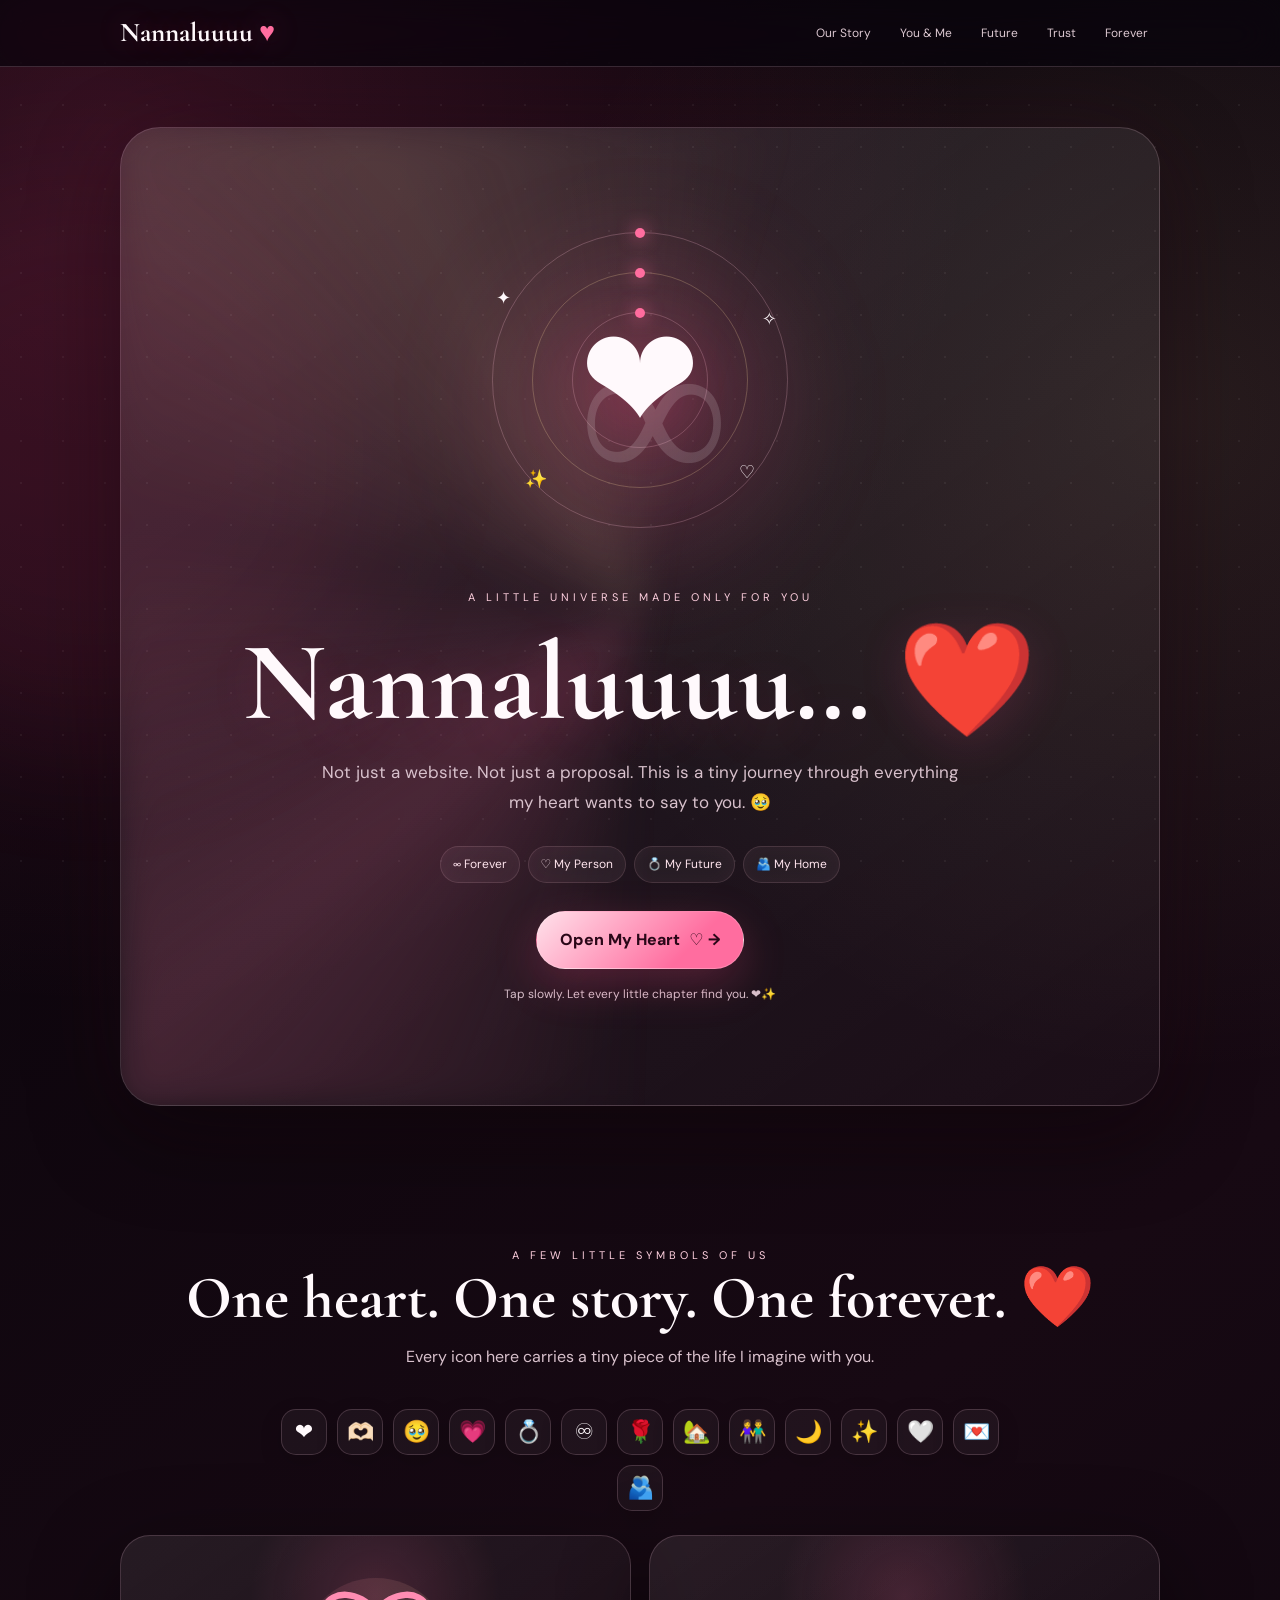
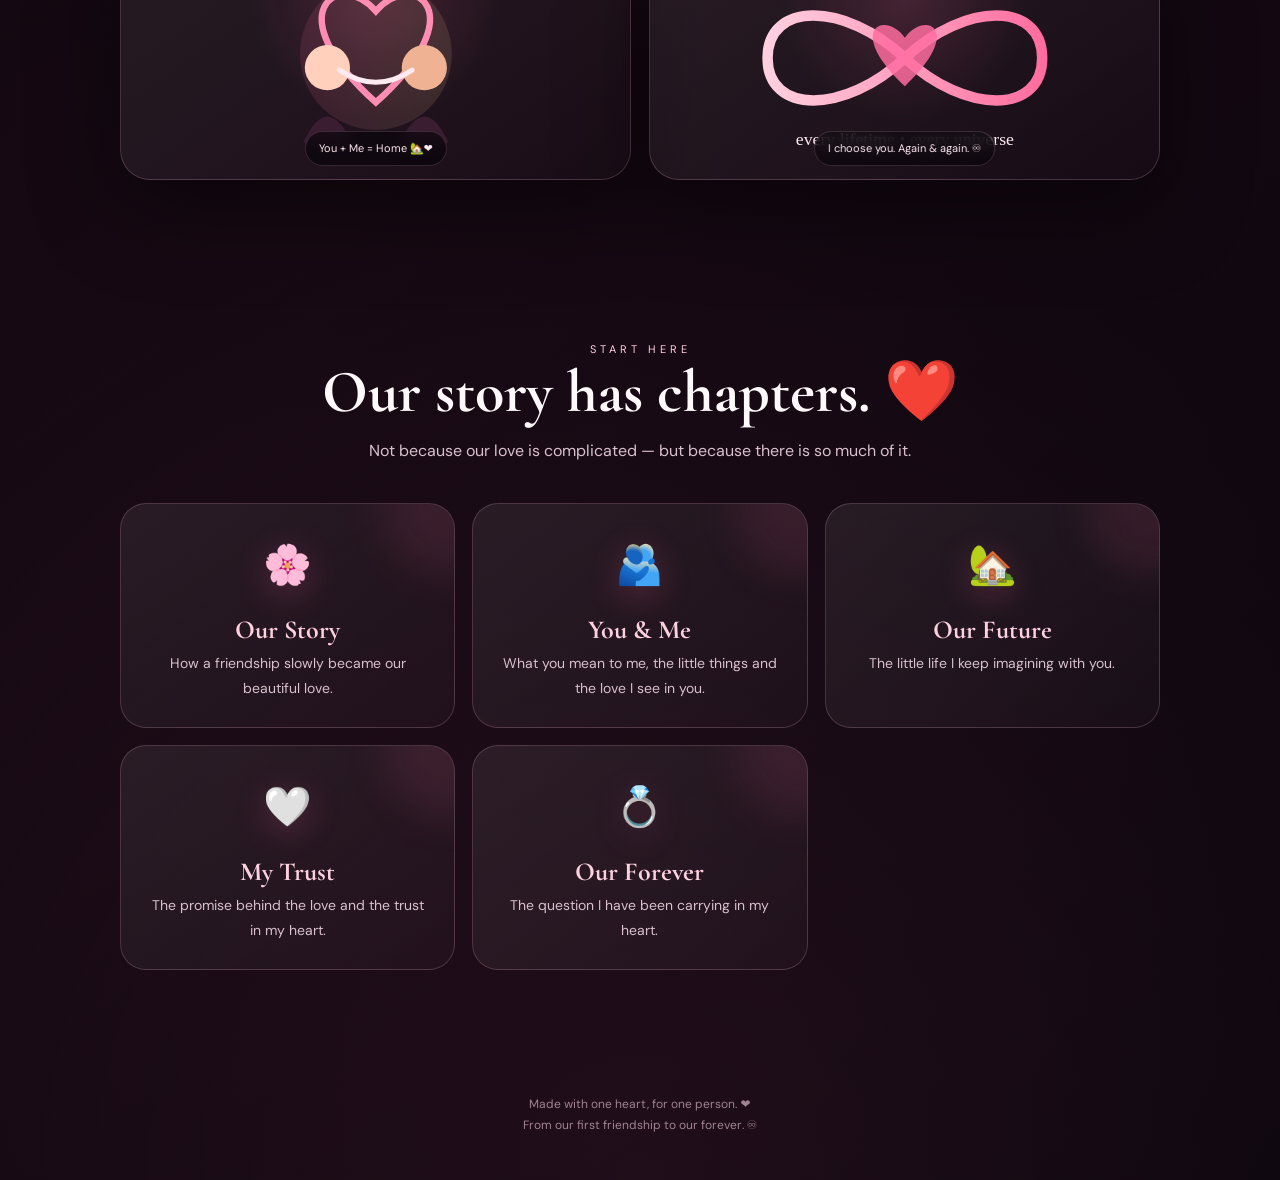
<file: index.html>
<!DOCTYPE html><html lang="en"><head><meta charset="UTF-8"><meta name="viewport" content="width=device-width,initial-scale=1,viewport-fit=cover"><meta name="theme-color" content="#09050a"><title>Nannaluuuu ❤️ | Our Forever</title><style id="site-style">
@import url('https://fonts.googleapis.com/css2?family=Cormorant+Garamond:wght@500;600;700&family=DM+Sans:wght@400;500;600;700&display=swap');
:root{--bg:#07040a;--surface:rgba(255,255,255,.065);--surface2:rgba(255,255,255,.095);--pink:#ff6d9f;--pink2:#ffd0df;--gold:#f7d79c;--white:#fff9fc;--muted:#d8c1cc;--line:rgba(255,205,225,.18);--shadow:0 28px 90px rgba(0,0,0,.48);--r:30px;--ease:cubic-bezier(.22,.8,.2,1)}
*{box-sizing:border-box}html{scroll-behavior:smooth}body{margin:0;min-height:100vh;color:var(--white);font-family:"DM Sans",system-ui,sans-serif;line-height:1.75;overflow-x:hidden;background:radial-gradient(circle at 8% 5%,rgba(255,75,135,.18),transparent 30%),radial-gradient(circle at 92% 15%,rgba(247,215,156,.10),transparent 25%),radial-gradient(circle at 50% 100%,rgba(255,109,159,.08),transparent 35%),linear-gradient(145deg,#07040a,#170913 55%,#09050c);}
body:before{content:"";position:fixed;inset:0;pointer-events:none;z-index:-2;opacity:.055;background-image:radial-gradient(#fff 1px,transparent 1px);background-size:42px 42px}
body:after{content:"";position:fixed;width:45vw;height:45vw;max-width:560px;max-height:560px;left:-15vw;top:20vh;border-radius:50%;background:rgba(255,70,130,.08);filter:blur(70px);pointer-events:none;z-index:-1;animation:aurora 12s ease-in-out infinite alternate}
a{color:inherit}button,a{touch-action:manipulation}.container{width:min(1040px,calc(100% - 28px));margin:auto}
.topbar{position:sticky;top:0;z-index:500;background:rgba(7,4,10,.70);backdrop-filter:blur(20px) saturate(150%);border-bottom:1px solid var(--line)}
.nav{min-height:66px;display:flex;align-items:center;justify-content:space-between;gap:12px}.brand{font-family:"Cormorant Garamond",serif;font-size:27px;font-weight:700;text-decoration:none;white-space:nowrap;text-shadow:0 0 30px rgba(255,109,159,.3)}.brand span{color:var(--pink);animation:heartbeat 1.7s ease-in-out infinite;display:inline-block}
.menu{display:flex;gap:5px;overflow-x:auto;scrollbar-width:none}.menu::-webkit-scrollbar{display:none}.menu a{position:relative;text-decoration:none;color:#dcc8d1;padding:9px 12px;border-radius:999px;font-size:12px;transition:.25s var(--ease)}.menu a:hover,.menu a.active{color:#fff;background:rgba(255,109,159,.13);box-shadow:inset 0 0 0 1px rgba(255,190,210,.12),0 5px 25px rgba(255,75,135,.10)}.menu a.active:after{content:"";position:absolute;left:35%;right:35%;bottom:4px;height:2px;border-radius:9px;background:linear-gradient(90deg,var(--pink),var(--gold))}
.hero{min-height:calc(100svh - 66px);display:grid;place-items:center;text-align:center;padding:60px 0;position:relative}.hero-card{position:relative;overflow:hidden;padding:clamp(42px,7vw,72px) clamp(22px,5vw,54px);border:1px solid var(--line);border-radius:40px;background:linear-gradient(145deg,rgba(255,255,255,.105),rgba(255,255,255,.025));box-shadow:var(--shadow),0 0 100px rgba(255,80,140,.07);isolation:isolate}.hero-card:before{content:"";position:absolute;inset:-2px;background:conic-gradient(from 180deg,transparent,rgba(255,109,159,.18),transparent 28%,rgba(247,215,156,.12),transparent 55%);filter:blur(18px);z-index:-1;animation:spin 12s linear infinite}.hero-card:after{content:"";position:absolute;width:300px;height:300px;border-radius:50%;background:rgba(255,109,159,.14);filter:blur(50px);left:50%;top:28%;transform:translate(-50%,-50%);z-index:-1}
.eyebrow{text-transform:uppercase;letter-spacing:4px;color:var(--pink2);font-size:11px;position:relative;z-index:1}.hero h1,h1,h2,h3{font-family:"Cormorant Garamond",serif;line-height:1.1}.hero h1{font-size:clamp(58px,13vw,112px);margin:14px 0;text-shadow:0 12px 50px rgba(255,80,140,.15)}h1{font-size:clamp(48px,9vw,82px);margin:12px 0}h2{font-size:clamp(35px,7vw,60px);margin:0 0 12px}h3{font-size:30px;color:var(--pink2)}.hero p{max-width:650px;margin:0 auto 28px;color:var(--muted);font-size:17px}
.btn{position:relative;display:inline-flex;align-items:center;justify-content:center;gap:9px;border:1px solid rgba(255,255,255,.18);background:linear-gradient(135deg,#ffe2eb,#ff6d9f 72%);color:#2a0718;font-weight:800;padding:14px 23px;border-radius:999px;text-decoration:none;box-shadow:0 15px 45px rgba(255,75,135,.24);transition:transform .25s var(--ease),box-shadow .25s var(--ease);overflow:hidden;cursor:pointer}.btn:before{content:"";position:absolute;inset:0;transform:translateX(-110%);background:linear-gradient(90deg,transparent,rgba(255,255,255,.55),transparent);transition:.55s}.btn:hover{transform:translateY(-4px) scale(1.015);box-shadow:0 20px 60px rgba(255,75,135,.38)}.btn:hover:before{transform:translateX(110%)}.btn.ghost{background:rgba(255,255,255,.055);color:#ffe9f1;box-shadow:none}.btn.ghost:hover{background:rgba(255,109,159,.10)}
.floating{position:absolute;inset:0;overflow:hidden;pointer-events:none}.floating span{position:absolute;bottom:-50px;font-size:22px;opacity:.55;filter:drop-shadow(0 0 10px rgba(255,109,159,.35));animation:float 9s linear infinite}.floating span:nth-child(1){left:8%}.floating span:nth-child(2){left:27%;animation-delay:1.8s}.floating span:nth-child(3){left:52%;animation-delay:3.5s}.floating span:nth-child(4){left:76%;animation-delay:5s}.floating span:nth-child(5){left:91%;animation-delay:2.4s}
.section{padding:80px 0}.section-head{text-align:center;margin-bottom:38px}.section-head p,.page-hero p{color:var(--muted);max-width:700px;margin:12px auto}.card{position:relative;border:1px solid var(--line);background:linear-gradient(145deg,rgba(255,255,255,.075),rgba(255,255,255,.025));border-radius:var(--r);box-shadow:var(--shadow);padding:29px;overflow:hidden}.card:before{content:"";position:absolute;inset:0;background:linear-gradient(120deg,rgba(255,255,255,.05),transparent 35%);pointer-events:none}.story-card{margin-bottom:18px}.story-card p{font-size:17px;color:#f8eaf0}.quote{padding:21px;border-left:3px solid var(--pink);background:linear-gradient(90deg,rgba(255,109,159,.09),rgba(255,109,159,.02));border-radius:0 20px 20px 0;margin:23px 0;color:#ffe8f0;font-family:"Cormorant Garamond",serif;font-size:24px;box-shadow:inset 0 0 35px rgba(255,109,159,.035)}
.grid{display:grid;grid-template-columns:repeat(2,1fr);gap:17px}.grid3{grid-template-columns:repeat(3,1fr)}.feature{text-align:center;padding:27px;border:1px solid var(--line);border-radius:26px;background:linear-gradient(145deg,rgba(255,255,255,.075),rgba(255,255,255,.025));transition:.3s var(--ease);text-decoration:none;position:relative;overflow:hidden}.feature:before{content:"";position:absolute;width:130px;height:130px;right:-60px;top:-60px;background:rgba(255,109,159,.10);border-radius:50%;filter:blur(20px);transition:.4s}.feature:hover{transform:translateY(-8px);border-color:rgba(255,180,204,.38);box-shadow:0 18px 55px rgba(0,0,0,.28),0 0 35px rgba(255,75,135,.08)}.feature:hover:before{transform:scale(1.5)}.feature .big-icon{font-size:39px;margin-bottom:11px;display:inline-block;filter:drop-shadow(0 8px 16px rgba(255,109,159,.22));animation:iconFloat 3.5s ease-in-out infinite}.feature:nth-child(2) .big-icon{animation-delay:.4s}.feature:nth-child(3) .big-icon{animation-delay:.8s}.feature:nth-child(4) .big-icon{animation-delay:1.2s}.feature:nth-child(5) .big-icon{animation-delay:1.6s}.feature:nth-child(6) .big-icon{animation-delay:2s}.feature h3{margin:5px 0 7px;font-size:26px}.feature p{margin:0;color:var(--muted);font-size:14px}
.timeline{position:relative;max-width:790px;margin:auto}.timeline:before{content:"";position:absolute;left:20px;top:0;bottom:0;width:2px;background:linear-gradient(var(--pink),rgba(255,109,159,.04));box-shadow:0 0 12px rgba(255,109,159,.35)}.timeline-item{position:relative;padding:0 0 26px 60px}.timeline-dot{position:absolute;left:7px;top:3px;width:28px;height:28px;border-radius:50%;display:grid;place-items:center;background:#21101c;border:1px solid var(--pink);font-size:13px;box-shadow:0 0 22px rgba(255,109,159,.25);animation:heartbeat 2.2s ease-in-out infinite}.timeline-item .card{padding:22px}.timeline-item h3{margin:0 0 6px;font-size:27px}.timeline-item p{margin:0;color:var(--muted)}
.page-hero{padding:82px 0 42px;text-align:center;position:relative}.page-hero:after{content:"♥";position:absolute;top:25px;left:50%;font-size:22px;color:rgba(255,109,159,.4);animation:heartbeat 2s infinite}
.page-nav{display:flex;justify-content:space-between;gap:12px;margin:38px 0 65px}.page-nav a{min-width:0;flex:1}.final{text-align:center;padding:clamp(35px,6vw,55px) clamp(22px,5vw,40px);background:radial-gradient(circle at 50% 20%,rgba(255,109,159,.17),transparent 50%),linear-gradient(145deg,rgba(255,255,255,.08),rgba(255,255,255,.025))}.question{font-family:"Cormorant Garamond",serif;font-size:clamp(35px,8vw,64px);line-height:1.12;color:#fff;margin:25px 0;text-shadow:0 8px 40px rgba(255,109,159,.12)}.signature{font-family:"Cormorant Garamond",serif;font-size:30px;color:var(--pink2)}.badge{display:inline-block;padding:8px 13px;border:1px solid var(--line);border-radius:999px;color:var(--pink2);font-size:12px;margin:4px;background:rgba(255,255,255,.035)}footer{text-align:center;padding:44px 15px;color:#9f8391;font-size:12px}
.progress{position:fixed;top:0;left:0;width:100%;height:3px;z-index:1000;background:transparent}.progress span{display:block;width:0;height:100%;background:linear-gradient(90deg,var(--pink),var(--gold),var(--pink));box-shadow:0 0 12px rgba(255,109,159,.7)}
.heart-pop{font-size:40px;min-height:50px;filter:drop-shadow(0 0 20px rgba(255,109,159,.4))}.pulse{animation:pulse 1.7s infinite}.reveal{opacity:1;transform:none}.js-ready .reveal{opacity:0;transform:translateY(25px) scale(.985);transition:opacity .8s var(--ease),transform .8s var(--ease)}.js-ready .reveal.show{opacity:1;transform:none}
.page-transition{position:fixed;inset:0;z-index:2000;display:grid;place-items:center;background:radial-gradient(circle,rgba(255,109,159,.18),transparent 35%),#08040a;opacity:0;visibility:hidden;pointer-events:none;transition:opacity .35s ease,visibility .35s ease}.page-transition.show{opacity:1;visibility:visible}.transition-heart{font-size:52px;animation:pulse 1s infinite}.transition-text{margin-top:12px;color:var(--pink2);font-family:"Cormorant Garamond",serif;font-size:25px}.spark{position:fixed;width:4px;height:4px;border-radius:50%;background:#ffd9e6;pointer-events:none;z-index:1200;animation:spark 1.1s ease-out forwards}
@keyframes float{0%{transform:translateY(0) rotate(0);opacity:0}12%{opacity:.55}100%{transform:translateY(-115vh) rotate(35deg);opacity:0}}@keyframes pulse{0%,100%{transform:scale(1)}50%{transform:scale(1.12)}}@keyframes heartbeat{0%,100%{transform:scale(1)}14%{transform:scale(1.14)}28%{transform:scale(1)}}@keyframes aurora{from{transform:translate(0,0) scale(1)}to{transform:translate(20vw,8vh) scale(1.25)}}@keyframes spin{to{transform:rotate(360deg)}}@keyframes iconFloat{0%,100%{transform:translateY(0) rotate(0)}50%{transform:translateY(-5px) rotate(2deg)}}@keyframes spark{from{transform:translate(0,0) scale(1);opacity:1}to{transform:translate(var(--dx),var(--dy)) scale(0);opacity:0}}
@media(max-width:800px){.nav{min-height:60px}.brand{font-size:24px}.menu a{padding:8px 10px}.grid3{grid-template-columns:1fr 1fr}.section{padding:62px 0}.hero-card{border-radius:30px}}
@media(max-width:600px){.container{width:min(100% - 20px,1040px)}.nav{align-items:center}.menu{max-width:57vw}.grid,.grid3{grid-template-columns:1fr}.card{padding:22px}.quote{font-size:21px}.page-nav{flex-direction:column}.page-nav a{width:100%}.page-hero{padding-top:65px}.hero{padding:35px 0}.hero-card{padding:42px 19px}.hero p{font-size:15px}.btn{width:100%;padding:14px 18px}.page-nav .btn{width:100%}}
@media(prefers-reduced-motion:reduce){*,*:before,*:after{animation-duration:.001ms!important;animation-iteration-count:1!important;scroll-behavior:auto!important;transition-duration:.001ms!important}}
/* HEARTVERSE ENHANCEMENT */
.love-symbol-stage{position:relative;width:min(360px,78vw);height:min(360px,78vw);margin:0 auto 28px;display:grid;place-items:center;isolation:isolate}
.love-symbol-stage .orbit{position:absolute;border:1px solid rgba(255,191,211,.24);border-radius:50%;inset:9%;animation:orbitSpin 14s linear infinite}.love-symbol-stage .orbit:nth-child(2){inset:20%;animation-duration:9s;animation-direction:reverse;border-color:rgba(247,215,156,.25)}.love-symbol-stage .orbit:nth-child(3){inset:31%;animation-duration:6s}.love-symbol-stage .orbit i{position:absolute;width:10px;height:10px;border-radius:50%;background:var(--pink);box-shadow:0 0 18px var(--pink);top:-5px;left:50%;transform:translateX(-50%)}
.love-heart-main{font-size:clamp(82px,22vw,145px);filter:drop-shadow(0 20px 35px rgba(255,70,130,.38));animation:heroHeart 2.1s ease-in-out infinite;z-index:3;line-height:1}.love-heart-main:after{content:'∞';position:absolute;inset:0;display:grid;place-items:center;color:rgba(255,255,255,.15);font-family:serif;font-size:clamp(130px,32vw,210px);z-index:-1}
.love-sparkles{position:absolute;inset:0;pointer-events:none}.love-sparkles span{position:absolute;font-size:18px;animation:sparkleFloat 3s ease-in-out infinite}.love-sparkles span:nth-child(1){left:10%;top:23%;animation-delay:.2s}.love-sparkles span:nth-child(2){right:12%;top:29%;animation-delay:1s}.love-sparkles span:nth-child(3){left:18%;bottom:18%;animation-delay:1.6s}.love-sparkles span:nth-child(4){right:18%;bottom:20%;animation-delay:2.1s}
.love-caption{display:flex;justify-content:center;gap:8px;flex-wrap:wrap;margin-top:10px}.love-caption span{padding:7px 12px;border:1px solid rgba(255,190,210,.15);background:rgba(255,255,255,.045);border-radius:999px;font-size:12px;color:#ffe5ee;box-shadow:inset 0 0 20px rgba(255,109,159,.035)}
.art-row{display:grid;grid-template-columns:repeat(2,1fr);gap:18px;margin-top:24px}.love-art{min-height:245px;border:1px solid var(--line);border-radius:30px;position:relative;overflow:hidden;background:radial-gradient(circle at 50% 25%,rgba(255,109,159,.16),transparent 40%),linear-gradient(145deg,rgba(255,255,255,.08),rgba(255,255,255,.02));display:grid;place-items:center;box-shadow:var(--shadow);transition:.45s var(--ease)}.love-art:hover{transform:translateY(-8px) rotate(-.4deg);box-shadow:0 25px 65px rgba(0,0,0,.34),0 0 45px rgba(255,75,135,.12)}.love-art svg{width:86%;height:210px;overflow:visible}.art-label{position:absolute;bottom:13px;left:50%;transform:translateX(-50%);white-space:nowrap;padding:7px 13px;border-radius:999px;background:rgba(8,4,10,.65);border:1px solid rgba(255,205,225,.16);font-size:11px;color:#ffe9f1;backdrop-filter:blur(8px)}
.icon-cloud{display:flex;justify-content:center;gap:10px;flex-wrap:wrap;margin:25px auto 5px;max-width:720px}.icon-cloud span{width:46px;height:46px;display:grid;place-items:center;border-radius:15px;border:1px solid var(--line);background:rgba(255,255,255,.045);font-size:22px;transition:.28s var(--ease);box-shadow:0 8px 22px rgba(0,0,0,.15)}.icon-cloud span:hover{transform:translateY(-7px) scale(1.1) rotate(5deg);background:rgba(255,109,159,.11);box-shadow:0 15px 35px rgba(255,75,135,.18)}
.yes-hero{min-height:calc(100svh - 66px);display:grid;place-items:center;text-align:center;padding:45px 0;position:relative}.yes-card{width:min(920px,100%);padding:clamp(28px,6vw,62px) 18px;border:1px solid rgba(255,190,210,.18);border-radius:42px;background:radial-gradient(circle at 50% 20%,rgba(255,109,159,.18),transparent 45%),linear-gradient(145deg,rgba(255,255,255,.10),rgba(255,255,255,.025));box-shadow:0 30px 100px rgba(0,0,0,.5),0 0 90px rgba(255,70,130,.09);overflow:hidden;position:relative}.kiss-scene{position:relative;height:330px;width:min(570px,94vw);margin:0 auto 20px;display:grid;place-items:center}.kiss-glow{position:absolute;width:300px;height:300px;border-radius:50%;background:rgba(255,100,155,.12);filter:blur(45px);animation:breatheGlow 3s ease-in-out infinite}
.boy{position:absolute;bottom:8px;width:190px;height:245px;animation:boyBreathe 2.8s ease-in-out infinite;filter:drop-shadow(0 18px 25px rgba(0,0,0,.35))}.boy .hair{position:absolute;top:8px;left:32px;width:126px;height:73px;background:#24151a;border-radius:65% 65% 38% 38%;z-index:4;transform:rotate(-3deg)}.boy .hair:after{content:'';position:absolute;width:50px;height:38px;background:#24151a;right:-7px;bottom:4px;border-radius:0 80% 20% 50%;transform:rotate(18deg)}.boy .head{position:absolute;top:40px;left:42px;width:108px;height:120px;background:linear-gradient(145deg,#ffd9bf,#eeb394);border-radius:48% 48% 46% 46%;z-index:2;box-shadow:inset -10px -12px 22px rgba(164,83,65,.12)}.boy .ear{position:absolute;width:17px;height:30px;background:#efb99e;top:92px;border-radius:50%;z-index:1}.boy .ear.left{left:34px}.boy .ear.right{right:34px}.boy .eye{position:absolute;top:91px;width:10px;height:13px;background:#351a25;border-radius:50%;z-index:5}.boy .eye.left{left:67px}.boy .eye.right{right:67px}.boy .eye:after{content:'';position:absolute;width:3px;height:3px;background:#fff;border-radius:50%;top:2px;left:2px}.boy .nose{position:absolute;top:106px;left:94px;width:9px;height:13px;border-right:2px solid rgba(120,60,60,.35);border-bottom:2px solid rgba(120,60,60,.25);transform:rotate(25deg);z-index:5}.boy .mouth{position:absolute;top:128px;left:82px;width:27px;height:13px;border-bottom:4px solid #b75b70;border-radius:0 0 50% 50%;z-index:6;animation:kissLips 2.4s ease-in-out infinite}.boy .body{position:absolute;bottom:0;left:22px;width:146px;height:120px;background:linear-gradient(145deg,#4a2038,#241323);border-radius:55px 55px 24px 24px}.boy .body:after{content:'♥';position:absolute;left:50%;top:27px;transform:translateX(-50%);font-size:31px;color:#ff8fb2;opacity:.9}.boy .hand{position:absolute;bottom:74px;width:65px;height:24px;background:#efb99e;border-radius:20px;z-index:7}.boy .hand.left{left:4px;transform:rotate(-25deg)}.boy .hand.right{right:4px;transform:rotate(25deg)}
.kiss-heart{position:absolute;z-index:10;bottom:137px;left:50%;font-size:44px;filter:drop-shadow(0 0 18px rgba(255,109,159,.5));animation:kissHeart 2.4s cubic-bezier(.2,.8,.2,1) infinite}.kiss-lips{position:absolute;z-index:12;top:38px;right:10%;font-size:44px;opacity:0;animation:screenKiss 3.2s ease-in-out infinite;filter:drop-shadow(0 0 14px rgba(255,100,150,.55))}.screen-shine{position:absolute;inset:10px;border:1px solid rgba(255,255,255,.10);border-radius:35px;pointer-events:none}.yes-title{font-family:"Cormorant Garamond",serif;font-size:clamp(48px,10vw,92px);line-height:1;color:#fff;margin:5px 0 15px;text-shadow:0 10px 45px rgba(255,75,135,.22)}.yes-sub{color:var(--muted);font-size:17px;max-width:620px;margin:0 auto 24px}.yes-seal{width:92px;height:92px;border-radius:50%;display:grid;place-items:center;margin:18px auto;border:1px solid rgba(255,205,225,.22);background:radial-gradient(circle,rgba(255,109,159,.16),rgba(255,255,255,.03));font-size:42px;animation:sealFloat 3s ease-in-out infinite}.yes-memory{display:flex;justify-content:center;gap:8px;flex-wrap:wrap;margin:18px 0 28px}.yes-memory span{padding:8px 12px;border-radius:999px;border:1px solid var(--line);background:rgba(255,255,255,.04);font-size:12px;color:#f9dfe8}.kiss-note{font-family:"Cormorant Garamond",serif;font-size:28px;color:var(--pink2);margin:10px auto 25px}.yes-actions{display:flex;justify-content:center;gap:12px;flex-wrap:wrap}
@keyframes orbitSpin{to{transform:rotate(360deg)}}@keyframes heroHeart{0%,100%{transform:scale(1) rotate(-2deg)}50%{transform:scale(1.11) rotate(2deg)}}@keyframes sparkleFloat{0%,100%{transform:translateY(0) scale(.8);opacity:.35}50%{transform:translateY(-13px) scale(1.2);opacity:1}}@keyframes breatheGlow{0%,100%{transform:scale(.86);opacity:.5}50%{transform:scale(1.1);opacity:.9}}@keyframes boyBreathe{0%,100%{transform:translateY(0)}50%{transform:translateY(-5px)}}@keyframes kissLips{0%,65%,100%{transform:scale(1)}74%{transform:scale(1.22) translateY(1px)}}@keyframes kissHeart{0%{transform:translate(-50%,20px) scale(.25);opacity:0}25%{opacity:1}70%{transform:translate(-50%,-115px) scale(1.15);opacity:1}100%{transform:translate(-50%,-210px) scale(.65);opacity:0}}@keyframes screenKiss{0%,55%{transform:scale(.3) rotate(-12deg);opacity:0}68%{opacity:1}78%{transform:scale(1.25) rotate(7deg);opacity:.9}88%,100%{transform:scale(1.8) rotate(0);opacity:0}}@keyframes sealFloat{0%,100%{transform:translateY(0)}50%{transform:translateY(-7px)}}
@media(max-width:600px){.art-row{grid-template-columns:1fr}.love-art{min-height:220px}.kiss-scene{height:300px;transform:scale(.92)}.yes-card{border-radius:30px}.kiss-lips{right:3%;font-size:38px}}

</style></head><body><div class="page-transition" aria-hidden="true"><div><div class="transition-heart">❤️</div><div class="transition-text">A little more of us…</div></div></div><div class="progress"><span></span></div>
<header class="topbar"><div class="container nav">
<a class="brand" href="./index.html">Nannaluuuu <span>♥</span></a>
<nav class="menu">
<a href="./story.html">Our Story</a><a href="./you.html">You & Me</a><a href="./future.html">Future</a><a href="./trust.html">Trust</a><a href="./proposal.html">Forever</a>
</nav></div></header>
<main>
<section class="hero"><div class="floating"><span>❤️</span><span>💗</span><span>✨</span><span>🤍</span><span>💍</span></div>
<div class="container"><div class="hero-card">
<div class="love-symbol-stage" aria-label="A glowing heart symbol">
  <div class="orbit"><i></i></div><div class="orbit"><i></i></div><div class="orbit"><i></i></div>
  <div class="love-sparkles"><span>✦</span><span>✧</span><span>✨</span><span>♡</span></div>
  <div class="love-heart-main">❤️</div>
</div>
<div class="eyebrow">A little universe made only for you</div>
<h1>Nannaluuuu… ❤️</h1>
<p>Not just a website. Not just a proposal. This is a tiny journey through everything my heart wants to say to you. 🥹</p>
<div class="love-caption"><span>∞ Forever</span><span>♡ My Person</span><span>💍 My Future</span><span>🫂 My Home</span></div>
<br><a class="btn" href="./story.html">Open My Heart <span>♡ →</span></a>
<p style="font-size:12px;margin-top:15px">Tap slowly. Let every little chapter find you. ❤️✨</p>
</div></div></section>

<section class="section"><div class="container"><div class="section-head"><div class="eyebrow">A few little symbols of us</div><h2>One heart. One story. One forever. ❤️</h2><p>Every icon here carries a tiny piece of the life I imagine with you.</p></div>
<div class="icon-cloud"><span>❤️</span><span>🫶🏻</span><span>🥹</span><span>💗</span><span>💍</span><span>♾️</span><span>🌹</span><span>🏡</span><span>👫</span><span>🌙</span><span>✨</span><span>🤍</span><span>💌</span><span>🫂</span></div>
<div class="art-row">
<div class="love-art"><svg viewBox="0 0 500 260" role="img" aria-label="Cute couple under a glowing heart"><defs><linearGradient id="g1" x1="0" x2="1"><stop stop-color="#ff6d9f"/><stop offset="1" stop-color="#f7d79c"/></linearGradient></defs><circle cx="250" cy="125" r="94" fill="url(#g1)" opacity=".12"/><path d="M250 72 C205 20 125 72 250 185 C375 72 295 20 250 72Z" fill="none" stroke="#ff8db3" stroke-width="8"/><circle cx="190" cy="142" r="28" fill="#ffd1bd"/><circle cx="310" cy="142" r="28" fill="#efb394"/><path d="M160 235 Q190 170 220 235 M280 235 Q310 170 340 235" fill="#3b1d32"/><path d="M205 145 Q250 175 295 145" fill="none" stroke="#ffeaf1" stroke-width="6" stroke-linecap="round"/></svg><div class="art-label">You + Me = Home 🏡❤️</div></div>
<div class="love-art"><svg viewBox="0 0 500 260" role="img" aria-label="Forever infinity heart illustration"><defs><linearGradient id="g2" x1="0" x2="1"><stop stop-color="#ffd0df"/><stop offset="1" stop-color="#ff6d9f"/></linearGradient></defs><path d="M80 130 C80 60 175 60 250 130 C325 60 420 60 420 130 C420 200 325 200 250 130 C175 200 80 200 80 130Z" fill="none" stroke="url(#g2)" stroke-width="13" stroke-linecap="round"/><path d="M250 105 C225 70 175 95 250 165 C325 95 275 70 250 105Z" fill="#ff6d9f" opacity=".85"/><text x="250" y="238" text-anchor="middle" fill="#ffe8f0" font-size="22" font-family="serif">every lifetime • every universe</text></svg><div class="art-label">I choose you. Again & again. ♾️</div></div>
</div>
</div></section>

<section class="section"><div class="container"><div class="section-head"><div class="eyebrow">Start here</div><h2>Our story has chapters. ❤️</h2><p>Not because our love is complicated — but because there is so much of it.</p></div>
<div class="grid grid3">
<a class="feature" href="./story.html" style="text-decoration:none"><div class="big-icon">🌸</div><h3>Our Story</h3><p>How a friendship slowly became our beautiful love.</p></a>
<a class="feature" href="./you.html" style="text-decoration:none"><div class="big-icon">🫂</div><h3>You & Me</h3><p>What you mean to me, the little things and the love I see in you.</p></a>
<a class="feature" href="./future.html" style="text-decoration:none"><div class="big-icon">🏡</div><h3>Our Future</h3><p>The little life I keep imagining with you.</p></a>
<a class="feature" href="./trust.html" style="text-decoration:none"><div class="big-icon">🤍</div><h3>My Trust</h3><p>The promise behind the love and the trust in my heart.</p></a>
<a class="feature" href="./proposal.html" style="text-decoration:none"><div class="big-icon">💍</div><h3>Our Forever</h3><p>The question I have been carrying in my heart.</p></a>
</div></div></section>
</main><footer>Made with one heart, for one person. ❤️<br>From our first friendship to our forever. ♾️</footer><script id="site-script">
(() => {
  const ready = () => {
    document.body.classList.add('js-ready','page-enter');
    const reveals=[...document.querySelectorAll('.reveal')];
    if('IntersectionObserver' in window){
      const io=new IntersectionObserver(entries=>entries.forEach(entry=>{if(entry.isIntersecting){entry.target.classList.add('show');io.unobserve(entry.target)}}),{threshold:.08});
      reveals.forEach((el,i)=>{el.style.transitionDelay=Math.min(i*65,420)+'ms';io.observe(el)});
    }else reveals.forEach(el=>el.classList.add('show'));
    const bar=document.querySelector('.progress span');
    const update=()=>{const max=document.documentElement.scrollHeight-window.innerHeight;if(bar)bar.style.width=(max>0?window.scrollY/max*100:0)+'%'};
    addEventListener('scroll',update,{passive:true});update();
    const current=location.pathname.split('/').pop()||'index.html';
    document.querySelectorAll('.menu a').forEach(a=>{const href=(a.getAttribute('href')||'').split('/').pop().split('?')[0].split('#')[0];if(href===current)a.classList.add('active')});
    const transition=document.querySelector('.page-transition');
    document.querySelectorAll('a[href$=".html"]').forEach(a=>a.addEventListener('click',e=>{const href=a.getAttribute('href');if(!href||href.startsWith('#')||a.target==='_blank')return;e.preventDefault();if(transition)transition.classList.add('show');setTimeout(()=>location.href=href,330)}));
    document.querySelectorAll('.btn').forEach(btn=>btn.addEventListener('click',()=>sparkleBurst(btn)));
    document.querySelectorAll('.icon-cloud span,.love-art').forEach(el=>el.addEventListener('pointermove',e=>{const r=el.getBoundingClientRect();el.style.setProperty('--mx',((e.clientX-r.left)/r.width*100)+'%');el.style.setProperty('--my',((e.clientY-r.top)/r.height*100)+'%')}));
  };
  function sparkleBurst(origin){const r=origin.getBoundingClientRect();for(let i=0;i<10;i++){const s=document.createElement('i');s.className='spark';s.style.left=(r.left+r.width/2)+'px';s.style.top=(r.top+r.height/2)+'px';s.style.setProperty('--dx',((Math.random()-.5)*170)+'px');s.style.setProperty('--dy',((Math.random()-.5)*120)+'px');document.body.appendChild(s);setTimeout(()=>s.remove(),1150)}}
  window.heartBurst=(count=50)=>{const icons=['❤️','💗','💖','💘','💞','✨','💍','🥹','🌹','🫶🏻'];for(let i=0;i<count;i++){const s=document.createElement('span');s.textContent=icons[Math.floor(Math.random()*icons.length)];s.style.position='fixed';s.style.left=(50+(Math.random()*60-30))+'vw';s.style.top=(52+(Math.random()*16-8))+'vh';s.style.zIndex='9999';s.style.pointerEvents='none';s.style.fontSize=(18+Math.random()*24)+'px';document.body.appendChild(s);const dx=Math.random()*440-220,dy=-(120+Math.random()*460),rot=Math.random()*540-270;s.animate([{transform:'translate(0,0) scale(.35) rotate(0deg)',opacity:0},{transform:`translate(${dx}px,${dy}px) scale(1.25) rotate(${rot}deg)`,opacity:1},{transform:`translate(${dx*1.15}px,${dy*1.18}px) scale(.35) rotate(${rot*1.5}deg)`,opacity:0}],{duration:1500+Math.random()*900,easing:'cubic-bezier(.2,.8,.2,1)'}).onfinish=()=>s.remove()}};
  if(document.readyState==='loading')document.addEventListener('DOMContentLoaded',ready);else ready();
})();

</script></body></html>
</file>
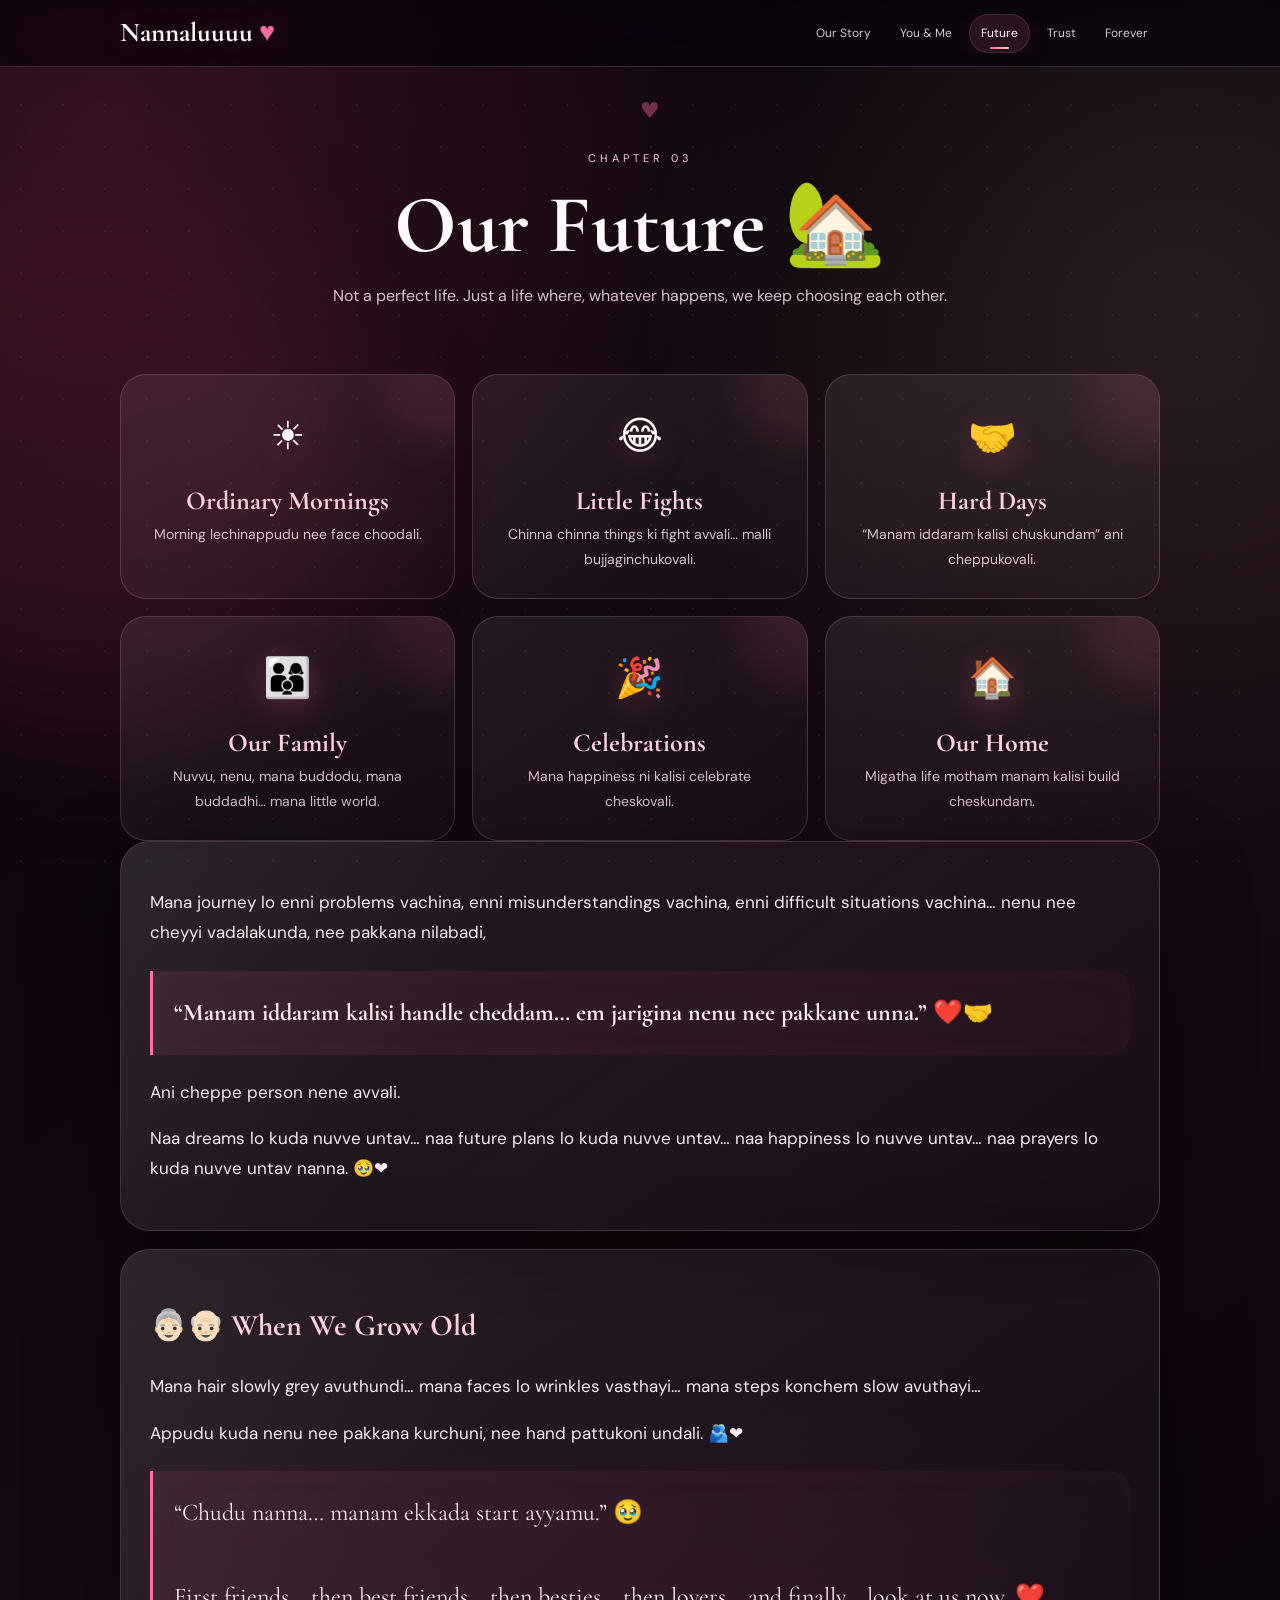
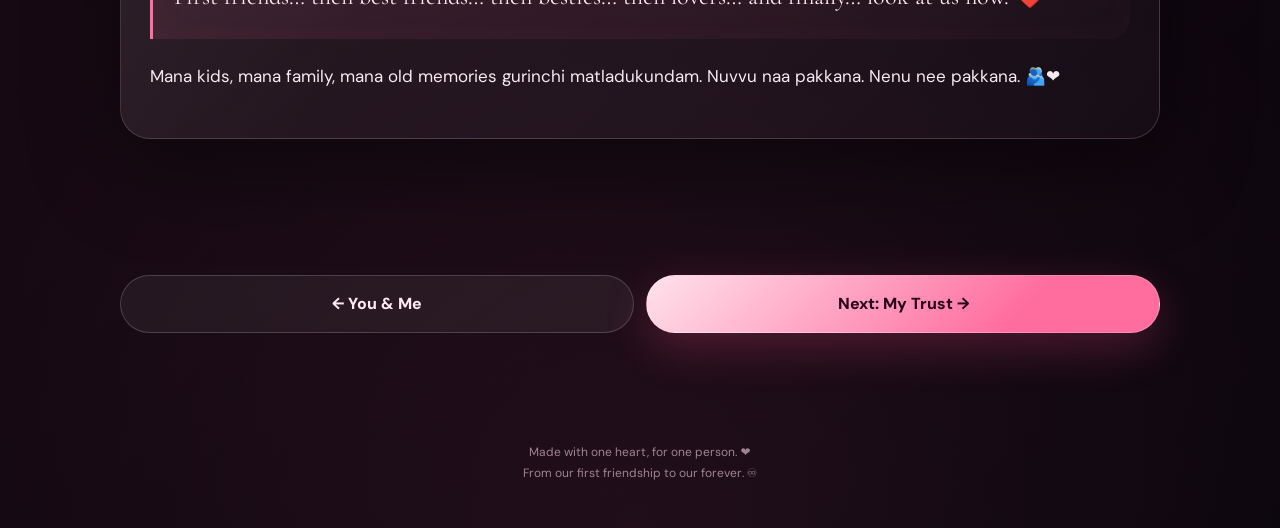
<file: future.html>
<!DOCTYPE html><html lang="en"><head><meta charset="UTF-8"><meta name="viewport" content="width=device-width,initial-scale=1,viewport-fit=cover"><meta name="theme-color" content="#09050a"><title>Our Future 🏡 | Nannaluuuu</title><style id="site-style">
@import url('https://fonts.googleapis.com/css2?family=Cormorant+Garamond:wght@500;600;700&family=DM+Sans:wght@400;500;600;700&display=swap');
:root{--bg:#07040a;--surface:rgba(255,255,255,.065);--surface2:rgba(255,255,255,.095);--pink:#ff6d9f;--pink2:#ffd0df;--gold:#f7d79c;--white:#fff9fc;--muted:#d8c1cc;--line:rgba(255,205,225,.18);--shadow:0 28px 90px rgba(0,0,0,.48);--r:30px;--ease:cubic-bezier(.22,.8,.2,1)}
*{box-sizing:border-box}html{scroll-behavior:smooth}body{margin:0;min-height:100vh;color:var(--white);font-family:"DM Sans",system-ui,sans-serif;line-height:1.75;overflow-x:hidden;background:radial-gradient(circle at 8% 5%,rgba(255,75,135,.18),transparent 30%),radial-gradient(circle at 92% 15%,rgba(247,215,156,.10),transparent 25%),radial-gradient(circle at 50% 100%,rgba(255,109,159,.08),transparent 35%),linear-gradient(145deg,#07040a,#170913 55%,#09050c);}
body:before{content:"";position:fixed;inset:0;pointer-events:none;z-index:-2;opacity:.055;background-image:radial-gradient(#fff 1px,transparent 1px);background-size:42px 42px}
body:after{content:"";position:fixed;width:45vw;height:45vw;max-width:560px;max-height:560px;left:-15vw;top:20vh;border-radius:50%;background:rgba(255,70,130,.08);filter:blur(70px);pointer-events:none;z-index:-1;animation:aurora 12s ease-in-out infinite alternate}
a{color:inherit}button,a{touch-action:manipulation}.container{width:min(1040px,calc(100% - 28px));margin:auto}
.topbar{position:sticky;top:0;z-index:500;background:rgba(7,4,10,.70);backdrop-filter:blur(20px) saturate(150%);border-bottom:1px solid var(--line)}
.nav{min-height:66px;display:flex;align-items:center;justify-content:space-between;gap:12px}.brand{font-family:"Cormorant Garamond",serif;font-size:27px;font-weight:700;text-decoration:none;white-space:nowrap;text-shadow:0 0 30px rgba(255,109,159,.3)}.brand span{color:var(--pink);animation:heartbeat 1.7s ease-in-out infinite;display:inline-block}
.menu{display:flex;gap:5px;overflow-x:auto;scrollbar-width:none}.menu::-webkit-scrollbar{display:none}.menu a{position:relative;text-decoration:none;color:#dcc8d1;padding:9px 12px;border-radius:999px;font-size:12px;transition:.25s var(--ease)}.menu a:hover,.menu a.active{color:#fff;background:rgba(255,109,159,.13);box-shadow:inset 0 0 0 1px rgba(255,190,210,.12),0 5px 25px rgba(255,75,135,.10)}.menu a.active:after{content:"";position:absolute;left:35%;right:35%;bottom:4px;height:2px;border-radius:9px;background:linear-gradient(90deg,var(--pink),var(--gold))}
.hero{min-height:calc(100svh - 66px);display:grid;place-items:center;text-align:center;padding:60px 0;position:relative}.hero-card{position:relative;overflow:hidden;padding:clamp(42px,7vw,72px) clamp(22px,5vw,54px);border:1px solid var(--line);border-radius:40px;background:linear-gradient(145deg,rgba(255,255,255,.105),rgba(255,255,255,.025));box-shadow:var(--shadow),0 0 100px rgba(255,80,140,.07);isolation:isolate}.hero-card:before{content:"";position:absolute;inset:-2px;background:conic-gradient(from 180deg,transparent,rgba(255,109,159,.18),transparent 28%,rgba(247,215,156,.12),transparent 55%);filter:blur(18px);z-index:-1;animation:spin 12s linear infinite}.hero-card:after{content:"";position:absolute;width:300px;height:300px;border-radius:50%;background:rgba(255,109,159,.14);filter:blur(50px);left:50%;top:28%;transform:translate(-50%,-50%);z-index:-1}
.eyebrow{text-transform:uppercase;letter-spacing:4px;color:var(--pink2);font-size:11px;position:relative;z-index:1}.hero h1,h1,h2,h3{font-family:"Cormorant Garamond",serif;line-height:1.1}.hero h1{font-size:clamp(58px,13vw,112px);margin:14px 0;text-shadow:0 12px 50px rgba(255,80,140,.15)}h1{font-size:clamp(48px,9vw,82px);margin:12px 0}h2{font-size:clamp(35px,7vw,60px);margin:0 0 12px}h3{font-size:30px;color:var(--pink2)}.hero p{max-width:650px;margin:0 auto 28px;color:var(--muted);font-size:17px}
.btn{position:relative;display:inline-flex;align-items:center;justify-content:center;gap:9px;border:1px solid rgba(255,255,255,.18);background:linear-gradient(135deg,#ffe2eb,#ff6d9f 72%);color:#2a0718;font-weight:800;padding:14px 23px;border-radius:999px;text-decoration:none;box-shadow:0 15px 45px rgba(255,75,135,.24);transition:transform .25s var(--ease),box-shadow .25s var(--ease);overflow:hidden;cursor:pointer}.btn:before{content:"";position:absolute;inset:0;transform:translateX(-110%);background:linear-gradient(90deg,transparent,rgba(255,255,255,.55),transparent);transition:.55s}.btn:hover{transform:translateY(-4px) scale(1.015);box-shadow:0 20px 60px rgba(255,75,135,.38)}.btn:hover:before{transform:translateX(110%)}.btn.ghost{background:rgba(255,255,255,.055);color:#ffe9f1;box-shadow:none}.btn.ghost:hover{background:rgba(255,109,159,.10)}
.floating{position:absolute;inset:0;overflow:hidden;pointer-events:none}.floating span{position:absolute;bottom:-50px;font-size:22px;opacity:.55;filter:drop-shadow(0 0 10px rgba(255,109,159,.35));animation:float 9s linear infinite}.floating span:nth-child(1){left:8%}.floating span:nth-child(2){left:27%;animation-delay:1.8s}.floating span:nth-child(3){left:52%;animation-delay:3.5s}.floating span:nth-child(4){left:76%;animation-delay:5s}.floating span:nth-child(5){left:91%;animation-delay:2.4s}
.section{padding:80px 0}.section-head{text-align:center;margin-bottom:38px}.section-head p,.page-hero p{color:var(--muted);max-width:700px;margin:12px auto}.card{position:relative;border:1px solid var(--line);background:linear-gradient(145deg,rgba(255,255,255,.075),rgba(255,255,255,.025));border-radius:var(--r);box-shadow:var(--shadow);padding:29px;overflow:hidden}.card:before{content:"";position:absolute;inset:0;background:linear-gradient(120deg,rgba(255,255,255,.05),transparent 35%);pointer-events:none}.story-card{margin-bottom:18px}.story-card p{font-size:17px;color:#f8eaf0}.quote{padding:21px;border-left:3px solid var(--pink);background:linear-gradient(90deg,rgba(255,109,159,.09),rgba(255,109,159,.02));border-radius:0 20px 20px 0;margin:23px 0;color:#ffe8f0;font-family:"Cormorant Garamond",serif;font-size:24px;box-shadow:inset 0 0 35px rgba(255,109,159,.035)}
.grid{display:grid;grid-template-columns:repeat(2,1fr);gap:17px}.grid3{grid-template-columns:repeat(3,1fr)}.feature{text-align:center;padding:27px;border:1px solid var(--line);border-radius:26px;background:linear-gradient(145deg,rgba(255,255,255,.075),rgba(255,255,255,.025));transition:.3s var(--ease);text-decoration:none;position:relative;overflow:hidden}.feature:before{content:"";position:absolute;width:130px;height:130px;right:-60px;top:-60px;background:rgba(255,109,159,.10);border-radius:50%;filter:blur(20px);transition:.4s}.feature:hover{transform:translateY(-8px);border-color:rgba(255,180,204,.38);box-shadow:0 18px 55px rgba(0,0,0,.28),0 0 35px rgba(255,75,135,.08)}.feature:hover:before{transform:scale(1.5)}.feature .big-icon{font-size:39px;margin-bottom:11px;display:inline-block;filter:drop-shadow(0 8px 16px rgba(255,109,159,.22));animation:iconFloat 3.5s ease-in-out infinite}.feature:nth-child(2) .big-icon{animation-delay:.4s}.feature:nth-child(3) .big-icon{animation-delay:.8s}.feature:nth-child(4) .big-icon{animation-delay:1.2s}.feature:nth-child(5) .big-icon{animation-delay:1.6s}.feature:nth-child(6) .big-icon{animation-delay:2s}.feature h3{margin:5px 0 7px;font-size:26px}.feature p{margin:0;color:var(--muted);font-size:14px}
.timeline{position:relative;max-width:790px;margin:auto}.timeline:before{content:"";position:absolute;left:20px;top:0;bottom:0;width:2px;background:linear-gradient(var(--pink),rgba(255,109,159,.04));box-shadow:0 0 12px rgba(255,109,159,.35)}.timeline-item{position:relative;padding:0 0 26px 60px}.timeline-dot{position:absolute;left:7px;top:3px;width:28px;height:28px;border-radius:50%;display:grid;place-items:center;background:#21101c;border:1px solid var(--pink);font-size:13px;box-shadow:0 0 22px rgba(255,109,159,.25);animation:heartbeat 2.2s ease-in-out infinite}.timeline-item .card{padding:22px}.timeline-item h3{margin:0 0 6px;font-size:27px}.timeline-item p{margin:0;color:var(--muted)}
.page-hero{padding:82px 0 42px;text-align:center;position:relative}.page-hero:after{content:"♥";position:absolute;top:25px;left:50%;font-size:22px;color:rgba(255,109,159,.4);animation:heartbeat 2s infinite}
.page-nav{display:flex;justify-content:space-between;gap:12px;margin:38px 0 65px}.page-nav a{min-width:0;flex:1}.final{text-align:center;padding:clamp(35px,6vw,55px) clamp(22px,5vw,40px);background:radial-gradient(circle at 50% 20%,rgba(255,109,159,.17),transparent 50%),linear-gradient(145deg,rgba(255,255,255,.08),rgba(255,255,255,.025))}.question{font-family:"Cormorant Garamond",serif;font-size:clamp(35px,8vw,64px);line-height:1.12;color:#fff;margin:25px 0;text-shadow:0 8px 40px rgba(255,109,159,.12)}.signature{font-family:"Cormorant Garamond",serif;font-size:30px;color:var(--pink2)}.badge{display:inline-block;padding:8px 13px;border:1px solid var(--line);border-radius:999px;color:var(--pink2);font-size:12px;margin:4px;background:rgba(255,255,255,.035)}footer{text-align:center;padding:44px 15px;color:#9f8391;font-size:12px}
.progress{position:fixed;top:0;left:0;width:100%;height:3px;z-index:1000;background:transparent}.progress span{display:block;width:0;height:100%;background:linear-gradient(90deg,var(--pink),var(--gold),var(--pink));box-shadow:0 0 12px rgba(255,109,159,.7)}
.heart-pop{font-size:40px;min-height:50px;filter:drop-shadow(0 0 20px rgba(255,109,159,.4))}.pulse{animation:pulse 1.7s infinite}.reveal{opacity:1;transform:none}.js-ready .reveal{opacity:0;transform:translateY(25px) scale(.985);transition:opacity .8s var(--ease),transform .8s var(--ease)}.js-ready .reveal.show{opacity:1;transform:none}
.page-transition{position:fixed;inset:0;z-index:2000;display:grid;place-items:center;background:radial-gradient(circle,rgba(255,109,159,.18),transparent 35%),#08040a;opacity:0;visibility:hidden;pointer-events:none;transition:opacity .35s ease,visibility .35s ease}.page-transition.show{opacity:1;visibility:visible}.transition-heart{font-size:52px;animation:pulse 1s infinite}.transition-text{margin-top:12px;color:var(--pink2);font-family:"Cormorant Garamond",serif;font-size:25px}.spark{position:fixed;width:4px;height:4px;border-radius:50%;background:#ffd9e6;pointer-events:none;z-index:1200;animation:spark 1.1s ease-out forwards}
@keyframes float{0%{transform:translateY(0) rotate(0);opacity:0}12%{opacity:.55}100%{transform:translateY(-115vh) rotate(35deg);opacity:0}}@keyframes pulse{0%,100%{transform:scale(1)}50%{transform:scale(1.12)}}@keyframes heartbeat{0%,100%{transform:scale(1)}14%{transform:scale(1.14)}28%{transform:scale(1)}}@keyframes aurora{from{transform:translate(0,0) scale(1)}to{transform:translate(20vw,8vh) scale(1.25)}}@keyframes spin{to{transform:rotate(360deg)}}@keyframes iconFloat{0%,100%{transform:translateY(0) rotate(0)}50%{transform:translateY(-5px) rotate(2deg)}}@keyframes spark{from{transform:translate(0,0) scale(1);opacity:1}to{transform:translate(var(--dx),var(--dy)) scale(0);opacity:0}}
@media(max-width:800px){.nav{min-height:60px}.brand{font-size:24px}.menu a{padding:8px 10px}.grid3{grid-template-columns:1fr 1fr}.section{padding:62px 0}.hero-card{border-radius:30px}}
@media(max-width:600px){.container{width:min(100% - 20px,1040px)}.nav{align-items:center}.menu{max-width:57vw}.grid,.grid3{grid-template-columns:1fr}.card{padding:22px}.quote{font-size:21px}.page-nav{flex-direction:column}.page-nav a{width:100%}.page-hero{padding-top:65px}.hero{padding:35px 0}.hero-card{padding:42px 19px}.hero p{font-size:15px}.btn{width:100%;padding:14px 18px}.page-nav .btn{width:100%}}
@media(prefers-reduced-motion:reduce){*,*:before,*:after{animation-duration:.001ms!important;animation-iteration-count:1!important;scroll-behavior:auto!important;transition-duration:.001ms!important}}
/* HEARTVERSE ENHANCEMENT */
.love-symbol-stage{position:relative;width:min(360px,78vw);height:min(360px,78vw);margin:0 auto 28px;display:grid;place-items:center;isolation:isolate}
.love-symbol-stage .orbit{position:absolute;border:1px solid rgba(255,191,211,.24);border-radius:50%;inset:9%;animation:orbitSpin 14s linear infinite}.love-symbol-stage .orbit:nth-child(2){inset:20%;animation-duration:9s;animation-direction:reverse;border-color:rgba(247,215,156,.25)}.love-symbol-stage .orbit:nth-child(3){inset:31%;animation-duration:6s}.love-symbol-stage .orbit i{position:absolute;width:10px;height:10px;border-radius:50%;background:var(--pink);box-shadow:0 0 18px var(--pink);top:-5px;left:50%;transform:translateX(-50%)}
.love-heart-main{font-size:clamp(82px,22vw,145px);filter:drop-shadow(0 20px 35px rgba(255,70,130,.38));animation:heroHeart 2.1s ease-in-out infinite;z-index:3;line-height:1}.love-heart-main:after{content:'∞';position:absolute;inset:0;display:grid;place-items:center;color:rgba(255,255,255,.15);font-family:serif;font-size:clamp(130px,32vw,210px);z-index:-1}
.love-sparkles{position:absolute;inset:0;pointer-events:none}.love-sparkles span{position:absolute;font-size:18px;animation:sparkleFloat 3s ease-in-out infinite}.love-sparkles span:nth-child(1){left:10%;top:23%;animation-delay:.2s}.love-sparkles span:nth-child(2){right:12%;top:29%;animation-delay:1s}.love-sparkles span:nth-child(3){left:18%;bottom:18%;animation-delay:1.6s}.love-sparkles span:nth-child(4){right:18%;bottom:20%;animation-delay:2.1s}
.love-caption{display:flex;justify-content:center;gap:8px;flex-wrap:wrap;margin-top:10px}.love-caption span{padding:7px 12px;border:1px solid rgba(255,190,210,.15);background:rgba(255,255,255,.045);border-radius:999px;font-size:12px;color:#ffe5ee;box-shadow:inset 0 0 20px rgba(255,109,159,.035)}
.art-row{display:grid;grid-template-columns:repeat(2,1fr);gap:18px;margin-top:24px}.love-art{min-height:245px;border:1px solid var(--line);border-radius:30px;position:relative;overflow:hidden;background:radial-gradient(circle at 50% 25%,rgba(255,109,159,.16),transparent 40%),linear-gradient(145deg,rgba(255,255,255,.08),rgba(255,255,255,.02));display:grid;place-items:center;box-shadow:var(--shadow);transition:.45s var(--ease)}.love-art:hover{transform:translateY(-8px) rotate(-.4deg);box-shadow:0 25px 65px rgba(0,0,0,.34),0 0 45px rgba(255,75,135,.12)}.love-art svg{width:86%;height:210px;overflow:visible}.art-label{position:absolute;bottom:13px;left:50%;transform:translateX(-50%);white-space:nowrap;padding:7px 13px;border-radius:999px;background:rgba(8,4,10,.65);border:1px solid rgba(255,205,225,.16);font-size:11px;color:#ffe9f1;backdrop-filter:blur(8px)}
.icon-cloud{display:flex;justify-content:center;gap:10px;flex-wrap:wrap;margin:25px auto 5px;max-width:720px}.icon-cloud span{width:46px;height:46px;display:grid;place-items:center;border-radius:15px;border:1px solid var(--line);background:rgba(255,255,255,.045);font-size:22px;transition:.28s var(--ease);box-shadow:0 8px 22px rgba(0,0,0,.15)}.icon-cloud span:hover{transform:translateY(-7px) scale(1.1) rotate(5deg);background:rgba(255,109,159,.11);box-shadow:0 15px 35px rgba(255,75,135,.18)}
.yes-hero{min-height:calc(100svh - 66px);display:grid;place-items:center;text-align:center;padding:45px 0;position:relative}.yes-card{width:min(920px,100%);padding:clamp(28px,6vw,62px) 18px;border:1px solid rgba(255,190,210,.18);border-radius:42px;background:radial-gradient(circle at 50% 20%,rgba(255,109,159,.18),transparent 45%),linear-gradient(145deg,rgba(255,255,255,.10),rgba(255,255,255,.025));box-shadow:0 30px 100px rgba(0,0,0,.5),0 0 90px rgba(255,70,130,.09);overflow:hidden;position:relative}.kiss-scene{position:relative;height:330px;width:min(570px,94vw);margin:0 auto 20px;display:grid;place-items:center}.kiss-glow{position:absolute;width:300px;height:300px;border-radius:50%;background:rgba(255,100,155,.12);filter:blur(45px);animation:breatheGlow 3s ease-in-out infinite}
.boy{position:absolute;bottom:8px;width:190px;height:245px;animation:boyBreathe 2.8s ease-in-out infinite;filter:drop-shadow(0 18px 25px rgba(0,0,0,.35))}.boy .hair{position:absolute;top:8px;left:32px;width:126px;height:73px;background:#24151a;border-radius:65% 65% 38% 38%;z-index:4;transform:rotate(-3deg)}.boy .hair:after{content:'';position:absolute;width:50px;height:38px;background:#24151a;right:-7px;bottom:4px;border-radius:0 80% 20% 50%;transform:rotate(18deg)}.boy .head{position:absolute;top:40px;left:42px;width:108px;height:120px;background:linear-gradient(145deg,#ffd9bf,#eeb394);border-radius:48% 48% 46% 46%;z-index:2;box-shadow:inset -10px -12px 22px rgba(164,83,65,.12)}.boy .ear{position:absolute;width:17px;height:30px;background:#efb99e;top:92px;border-radius:50%;z-index:1}.boy .ear.left{left:34px}.boy .ear.right{right:34px}.boy .eye{position:absolute;top:91px;width:10px;height:13px;background:#351a25;border-radius:50%;z-index:5}.boy .eye.left{left:67px}.boy .eye.right{right:67px}.boy .eye:after{content:'';position:absolute;width:3px;height:3px;background:#fff;border-radius:50%;top:2px;left:2px}.boy .nose{position:absolute;top:106px;left:94px;width:9px;height:13px;border-right:2px solid rgba(120,60,60,.35);border-bottom:2px solid rgba(120,60,60,.25);transform:rotate(25deg);z-index:5}.boy .mouth{position:absolute;top:128px;left:82px;width:27px;height:13px;border-bottom:4px solid #b75b70;border-radius:0 0 50% 50%;z-index:6;animation:kissLips 2.4s ease-in-out infinite}.boy .body{position:absolute;bottom:0;left:22px;width:146px;height:120px;background:linear-gradient(145deg,#4a2038,#241323);border-radius:55px 55px 24px 24px}.boy .body:after{content:'♥';position:absolute;left:50%;top:27px;transform:translateX(-50%);font-size:31px;color:#ff8fb2;opacity:.9}.boy .hand{position:absolute;bottom:74px;width:65px;height:24px;background:#efb99e;border-radius:20px;z-index:7}.boy .hand.left{left:4px;transform:rotate(-25deg)}.boy .hand.right{right:4px;transform:rotate(25deg)}
.kiss-heart{position:absolute;z-index:10;bottom:137px;left:50%;font-size:44px;filter:drop-shadow(0 0 18px rgba(255,109,159,.5));animation:kissHeart 2.4s cubic-bezier(.2,.8,.2,1) infinite}.kiss-lips{position:absolute;z-index:12;top:38px;right:10%;font-size:44px;opacity:0;animation:screenKiss 3.2s ease-in-out infinite;filter:drop-shadow(0 0 14px rgba(255,100,150,.55))}.screen-shine{position:absolute;inset:10px;border:1px solid rgba(255,255,255,.10);border-radius:35px;pointer-events:none}.yes-title{font-family:"Cormorant Garamond",serif;font-size:clamp(48px,10vw,92px);line-height:1;color:#fff;margin:5px 0 15px;text-shadow:0 10px 45px rgba(255,75,135,.22)}.yes-sub{color:var(--muted);font-size:17px;max-width:620px;margin:0 auto 24px}.yes-seal{width:92px;height:92px;border-radius:50%;display:grid;place-items:center;margin:18px auto;border:1px solid rgba(255,205,225,.22);background:radial-gradient(circle,rgba(255,109,159,.16),rgba(255,255,255,.03));font-size:42px;animation:sealFloat 3s ease-in-out infinite}.yes-memory{display:flex;justify-content:center;gap:8px;flex-wrap:wrap;margin:18px 0 28px}.yes-memory span{padding:8px 12px;border-radius:999px;border:1px solid var(--line);background:rgba(255,255,255,.04);font-size:12px;color:#f9dfe8}.kiss-note{font-family:"Cormorant Garamond",serif;font-size:28px;color:var(--pink2);margin:10px auto 25px}.yes-actions{display:flex;justify-content:center;gap:12px;flex-wrap:wrap}
@keyframes orbitSpin{to{transform:rotate(360deg)}}@keyframes heroHeart{0%,100%{transform:scale(1) rotate(-2deg)}50%{transform:scale(1.11) rotate(2deg)}}@keyframes sparkleFloat{0%,100%{transform:translateY(0) scale(.8);opacity:.35}50%{transform:translateY(-13px) scale(1.2);opacity:1}}@keyframes breatheGlow{0%,100%{transform:scale(.86);opacity:.5}50%{transform:scale(1.1);opacity:.9}}@keyframes boyBreathe{0%,100%{transform:translateY(0)}50%{transform:translateY(-5px)}}@keyframes kissLips{0%,65%,100%{transform:scale(1)}74%{transform:scale(1.22) translateY(1px)}}@keyframes kissHeart{0%{transform:translate(-50%,20px) scale(.25);opacity:0}25%{opacity:1}70%{transform:translate(-50%,-115px) scale(1.15);opacity:1}100%{transform:translate(-50%,-210px) scale(.65);opacity:0}}@keyframes screenKiss{0%,55%{transform:scale(.3) rotate(-12deg);opacity:0}68%{opacity:1}78%{transform:scale(1.25) rotate(7deg);opacity:.9}88%,100%{transform:scale(1.8) rotate(0);opacity:0}}@keyframes sealFloat{0%,100%{transform:translateY(0)}50%{transform:translateY(-7px)}}
@media(max-width:600px){.art-row{grid-template-columns:1fr}.love-art{min-height:220px}.kiss-scene{height:300px;transform:scale(.92)}.yes-card{border-radius:30px}.kiss-lips{right:3%;font-size:38px}}

</style></head><body><div class="page-transition" aria-hidden="true"><div><div class="transition-heart">❤️</div><div class="transition-text">A little more of us…</div></div></div><div class="progress"><span></span></div>
<header class="topbar"><div class="container nav">
<a class="brand" href="./index.html">Nannaluuuu <span>♥</span></a>
<nav class="menu">
<a href="./story.html">Our Story</a><a href="./you.html">You & Me</a><a href="./future.html">Future</a><a href="./trust.html">Trust</a><a href="./proposal.html">Forever</a>
</nav></div></header>
<main class="container">
<section class="page-hero"><div class="eyebrow">Chapter 03</div><h1>Our Future 🏡</h1><p>Not a perfect life. Just a life where, whatever happens, we keep choosing each other.</p></section>
<section class="section" style="padding-top:10px">
<div class="grid grid3">
<div class="feature reveal"><div class="big-icon">☀️</div><h3>Ordinary Mornings</h3><p>Morning lechinappudu nee face choodali.</p></div>
<div class="feature reveal"><div class="big-icon">😂</div><h3>Little Fights</h3><p>Chinna chinna things ki fight avvali… malli bujjaginchukovali.</p></div>
<div class="feature reveal"><div class="big-icon">🤝</div><h3>Hard Days</h3><p>“Manam iddaram kalisi chuskundam” ani cheppukovali.</p></div>
<div class="feature reveal"><div class="big-icon">👨‍👩‍👦</div><h3>Our Family</h3><p>Nuvvu, nenu, mana buddodu, mana buddadhi… mana little world.</p></div>
<div class="feature reveal"><div class="big-icon">🎉</div><h3>Celebrations</h3><p>Mana happiness ni kalisi celebrate cheskovali.</p></div>
<div class="feature reveal"><div class="big-icon">🏠</div><h3>Our Home</h3><p>Migatha life motham manam kalisi build cheskundam.</p></div>
</div>
<div class="card story-card reveal"><p>Mana journey lo enni problems vachina, enni misunderstandings vachina, enni difficult situations vachina… nenu nee cheyyi vadalakunda, nee pakkana nilabadi,</p><div class="quote"><strong>“Manam iddaram kalisi handle cheddam… em jarigina nenu nee pakkane unna.” ❤️🤝</strong></div><p>Ani cheppe person nene avvali.</p><p>Naa dreams lo kuda nuvve untav… naa future plans lo kuda nuvve untav… naa happiness lo nuvve untav… naa prayers lo kuda nuvve untav nanna. 🥹❤️</p></div>
<div class="card story-card reveal"><h3>👵🏻👴🏻 When We Grow Old</h3><p>Mana hair slowly grey avuthundi… mana faces lo wrinkles vasthayi… mana steps konchem slow avuthayi…</p><p>Appudu kuda nenu nee pakkana kurchuni, nee hand pattukoni undali. 🫂❤️</p><div class="quote">“Chudu nanna… manam ekkada start ayyamu.” 🥹<br><br>First friends… then best friends… then besties… then lovers… and finally… look at us now. ❤️</div><p>Mana kids, mana family, mana old memories gurinchi matladukundam. Nuvvu naa pakkana. Nenu nee pakkana. 🫂❤️</p></div>
</section>
<div class="page-nav"><a class="btn ghost" href="./you.html">← You & Me</a><a class="btn" href="./trust.html">Next: My Trust →</a></div>
</main><footer>Made with one heart, for one person. ❤️<br>From our first friendship to our forever. ♾️</footer><script id="site-script">
(() => {
  const ready = () => {
    document.body.classList.add('js-ready','page-enter');
    const reveals=[...document.querySelectorAll('.reveal')];
    if('IntersectionObserver' in window){
      const io=new IntersectionObserver(entries=>entries.forEach(entry=>{if(entry.isIntersecting){entry.target.classList.add('show');io.unobserve(entry.target)}}),{threshold:.08});
      reveals.forEach((el,i)=>{el.style.transitionDelay=Math.min(i*65,420)+'ms';io.observe(el)});
    }else reveals.forEach(el=>el.classList.add('show'));
    const bar=document.querySelector('.progress span');
    const update=()=>{const max=document.documentElement.scrollHeight-window.innerHeight;if(bar)bar.style.width=(max>0?window.scrollY/max*100:0)+'%'};
    addEventListener('scroll',update,{passive:true});update();
    const current=location.pathname.split('/').pop()||'index.html';
    document.querySelectorAll('.menu a').forEach(a=>{const href=(a.getAttribute('href')||'').split('/').pop().split('?')[0].split('#')[0];if(href===current)a.classList.add('active')});
    const transition=document.querySelector('.page-transition');
    document.querySelectorAll('a[href$=".html"]').forEach(a=>a.addEventListener('click',e=>{const href=a.getAttribute('href');if(!href||href.startsWith('#')||a.target==='_blank')return;e.preventDefault();if(transition)transition.classList.add('show');setTimeout(()=>location.href=href,330)}));
    document.querySelectorAll('.btn').forEach(btn=>btn.addEventListener('click',()=>sparkleBurst(btn)));
    document.querySelectorAll('.icon-cloud span,.love-art').forEach(el=>el.addEventListener('pointermove',e=>{const r=el.getBoundingClientRect();el.style.setProperty('--mx',((e.clientX-r.left)/r.width*100)+'%');el.style.setProperty('--my',((e.clientY-r.top)/r.height*100)+'%')}));
  };
  function sparkleBurst(origin){const r=origin.getBoundingClientRect();for(let i=0;i<10;i++){const s=document.createElement('i');s.className='spark';s.style.left=(r.left+r.width/2)+'px';s.style.top=(r.top+r.height/2)+'px';s.style.setProperty('--dx',((Math.random()-.5)*170)+'px');s.style.setProperty('--dy',((Math.random()-.5)*120)+'px');document.body.appendChild(s);setTimeout(()=>s.remove(),1150)}}
  window.heartBurst=(count=50)=>{const icons=['❤️','💗','💖','💘','💞','✨','💍','🥹','🌹','🫶🏻'];for(let i=0;i<count;i++){const s=document.createElement('span');s.textContent=icons[Math.floor(Math.random()*icons.length)];s.style.position='fixed';s.style.left=(50+(Math.random()*60-30))+'vw';s.style.top=(52+(Math.random()*16-8))+'vh';s.style.zIndex='9999';s.style.pointerEvents='none';s.style.fontSize=(18+Math.random()*24)+'px';document.body.appendChild(s);const dx=Math.random()*440-220,dy=-(120+Math.random()*460),rot=Math.random()*540-270;s.animate([{transform:'translate(0,0) scale(.35) rotate(0deg)',opacity:0},{transform:`translate(${dx}px,${dy}px) scale(1.25) rotate(${rot}deg)`,opacity:1},{transform:`translate(${dx*1.15}px,${dy*1.18}px) scale(.35) rotate(${rot*1.5}deg)`,opacity:0}],{duration:1500+Math.random()*900,easing:'cubic-bezier(.2,.8,.2,1)'}).onfinish=()=>s.remove()}};
  if(document.readyState==='loading')document.addEventListener('DOMContentLoaded',ready);else ready();
})();

</script></body></html>
</file>
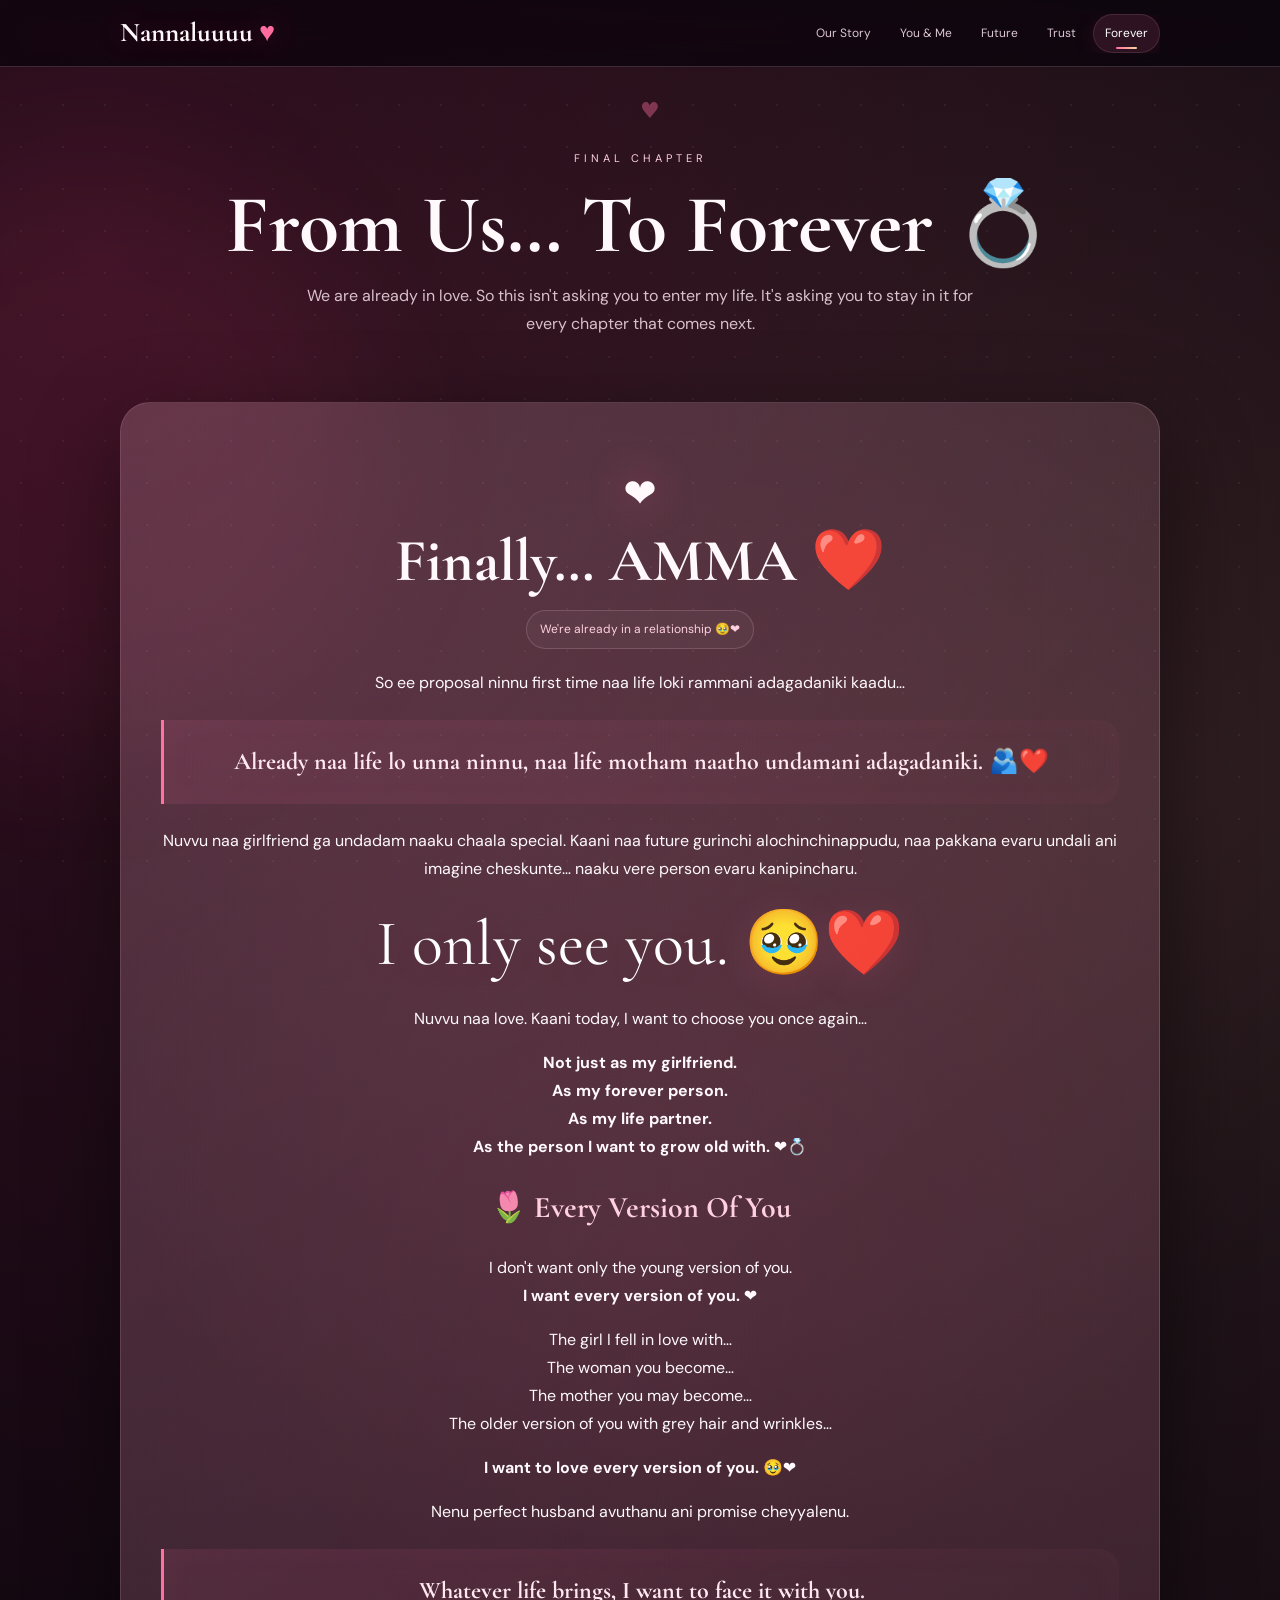
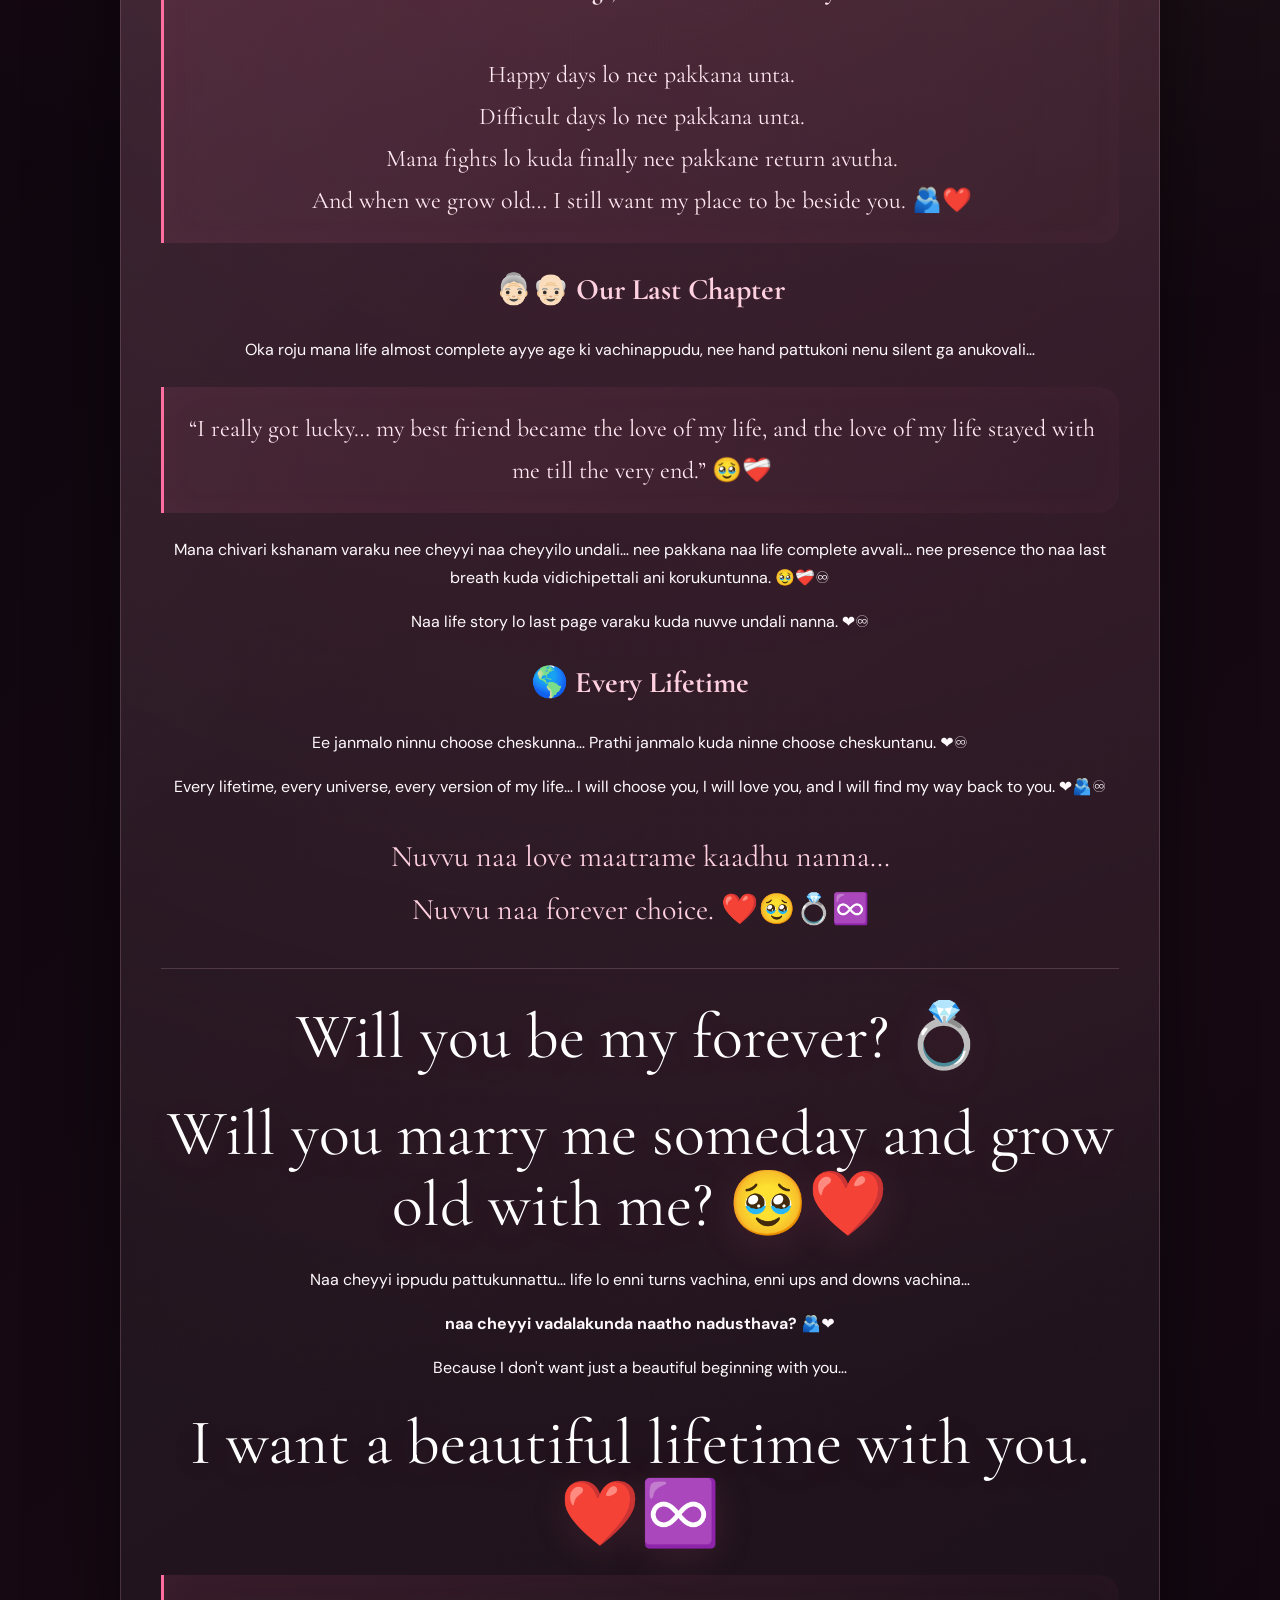
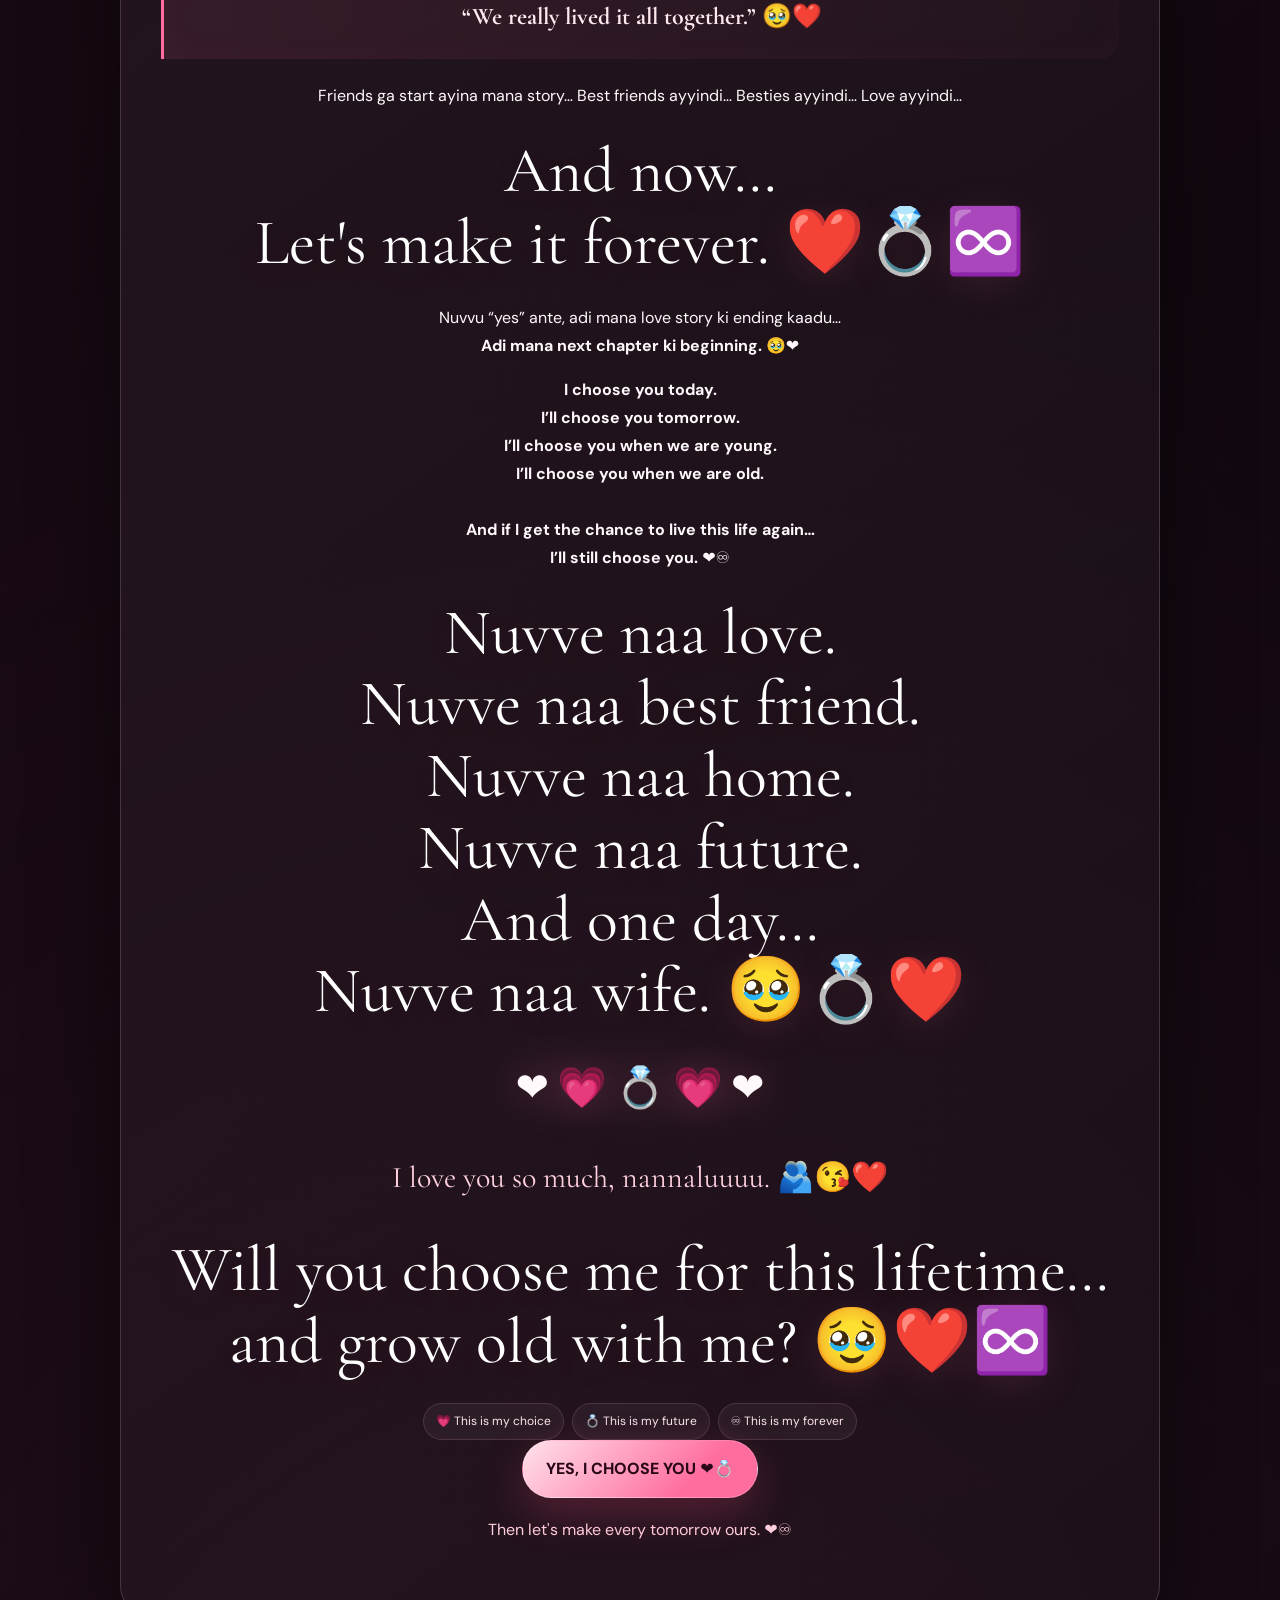
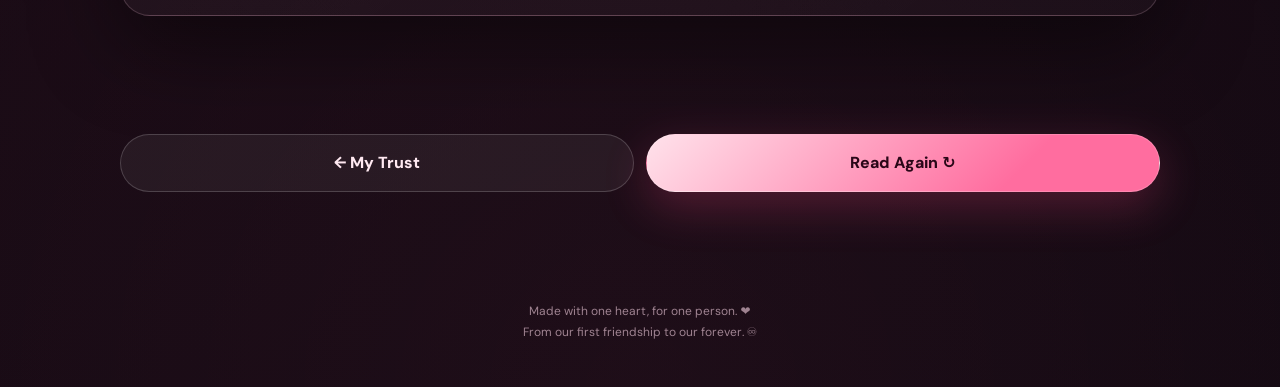
<file: proposal.html>
<!DOCTYPE html><html lang="en"><head><meta charset="UTF-8"><meta name="viewport" content="width=device-width,initial-scale=1,viewport-fit=cover"><meta name="theme-color" content="#09050a"><title>Our Forever 💍 | Nannaluuuu</title><style id="site-style">
@import url('https://fonts.googleapis.com/css2?family=Cormorant+Garamond:wght@500;600;700&family=DM+Sans:wght@400;500;600;700&display=swap');
:root{--bg:#07040a;--surface:rgba(255,255,255,.065);--surface2:rgba(255,255,255,.095);--pink:#ff6d9f;--pink2:#ffd0df;--gold:#f7d79c;--white:#fff9fc;--muted:#d8c1cc;--line:rgba(255,205,225,.18);--shadow:0 28px 90px rgba(0,0,0,.48);--r:30px;--ease:cubic-bezier(.22,.8,.2,1)}
*{box-sizing:border-box}html{scroll-behavior:smooth}body{margin:0;min-height:100vh;color:var(--white);font-family:"DM Sans",system-ui,sans-serif;line-height:1.75;overflow-x:hidden;background:radial-gradient(circle at 8% 5%,rgba(255,75,135,.18),transparent 30%),radial-gradient(circle at 92% 15%,rgba(247,215,156,.10),transparent 25%),radial-gradient(circle at 50% 100%,rgba(255,109,159,.08),transparent 35%),linear-gradient(145deg,#07040a,#170913 55%,#09050c);}
body:before{content:"";position:fixed;inset:0;pointer-events:none;z-index:-2;opacity:.055;background-image:radial-gradient(#fff 1px,transparent 1px);background-size:42px 42px}
body:after{content:"";position:fixed;width:45vw;height:45vw;max-width:560px;max-height:560px;left:-15vw;top:20vh;border-radius:50%;background:rgba(255,70,130,.08);filter:blur(70px);pointer-events:none;z-index:-1;animation:aurora 12s ease-in-out infinite alternate}
a{color:inherit}button,a{touch-action:manipulation}.container{width:min(1040px,calc(100% - 28px));margin:auto}
.topbar{position:sticky;top:0;z-index:500;background:rgba(7,4,10,.70);backdrop-filter:blur(20px) saturate(150%);border-bottom:1px solid var(--line)}
.nav{min-height:66px;display:flex;align-items:center;justify-content:space-between;gap:12px}.brand{font-family:"Cormorant Garamond",serif;font-size:27px;font-weight:700;text-decoration:none;white-space:nowrap;text-shadow:0 0 30px rgba(255,109,159,.3)}.brand span{color:var(--pink);animation:heartbeat 1.7s ease-in-out infinite;display:inline-block}
.menu{display:flex;gap:5px;overflow-x:auto;scrollbar-width:none}.menu::-webkit-scrollbar{display:none}.menu a{position:relative;text-decoration:none;color:#dcc8d1;padding:9px 12px;border-radius:999px;font-size:12px;transition:.25s var(--ease)}.menu a:hover,.menu a.active{color:#fff;background:rgba(255,109,159,.13);box-shadow:inset 0 0 0 1px rgba(255,190,210,.12),0 5px 25px rgba(255,75,135,.10)}.menu a.active:after{content:"";position:absolute;left:35%;right:35%;bottom:4px;height:2px;border-radius:9px;background:linear-gradient(90deg,var(--pink),var(--gold))}
.hero{min-height:calc(100svh - 66px);display:grid;place-items:center;text-align:center;padding:60px 0;position:relative}.hero-card{position:relative;overflow:hidden;padding:clamp(42px,7vw,72px) clamp(22px,5vw,54px);border:1px solid var(--line);border-radius:40px;background:linear-gradient(145deg,rgba(255,255,255,.105),rgba(255,255,255,.025));box-shadow:var(--shadow),0 0 100px rgba(255,80,140,.07);isolation:isolate}.hero-card:before{content:"";position:absolute;inset:-2px;background:conic-gradient(from 180deg,transparent,rgba(255,109,159,.18),transparent 28%,rgba(247,215,156,.12),transparent 55%);filter:blur(18px);z-index:-1;animation:spin 12s linear infinite}.hero-card:after{content:"";position:absolute;width:300px;height:300px;border-radius:50%;background:rgba(255,109,159,.14);filter:blur(50px);left:50%;top:28%;transform:translate(-50%,-50%);z-index:-1}
.eyebrow{text-transform:uppercase;letter-spacing:4px;color:var(--pink2);font-size:11px;position:relative;z-index:1}.hero h1,h1,h2,h3{font-family:"Cormorant Garamond",serif;line-height:1.1}.hero h1{font-size:clamp(58px,13vw,112px);margin:14px 0;text-shadow:0 12px 50px rgba(255,80,140,.15)}h1{font-size:clamp(48px,9vw,82px);margin:12px 0}h2{font-size:clamp(35px,7vw,60px);margin:0 0 12px}h3{font-size:30px;color:var(--pink2)}.hero p{max-width:650px;margin:0 auto 28px;color:var(--muted);font-size:17px}
.btn{position:relative;display:inline-flex;align-items:center;justify-content:center;gap:9px;border:1px solid rgba(255,255,255,.18);background:linear-gradient(135deg,#ffe2eb,#ff6d9f 72%);color:#2a0718;font-weight:800;padding:14px 23px;border-radius:999px;text-decoration:none;box-shadow:0 15px 45px rgba(255,75,135,.24);transition:transform .25s var(--ease),box-shadow .25s var(--ease);overflow:hidden;cursor:pointer}.btn:before{content:"";position:absolute;inset:0;transform:translateX(-110%);background:linear-gradient(90deg,transparent,rgba(255,255,255,.55),transparent);transition:.55s}.btn:hover{transform:translateY(-4px) scale(1.015);box-shadow:0 20px 60px rgba(255,75,135,.38)}.btn:hover:before{transform:translateX(110%)}.btn.ghost{background:rgba(255,255,255,.055);color:#ffe9f1;box-shadow:none}.btn.ghost:hover{background:rgba(255,109,159,.10)}
.floating{position:absolute;inset:0;overflow:hidden;pointer-events:none}.floating span{position:absolute;bottom:-50px;font-size:22px;opacity:.55;filter:drop-shadow(0 0 10px rgba(255,109,159,.35));animation:float 9s linear infinite}.floating span:nth-child(1){left:8%}.floating span:nth-child(2){left:27%;animation-delay:1.8s}.floating span:nth-child(3){left:52%;animation-delay:3.5s}.floating span:nth-child(4){left:76%;animation-delay:5s}.floating span:nth-child(5){left:91%;animation-delay:2.4s}
.section{padding:80px 0}.section-head{text-align:center;margin-bottom:38px}.section-head p,.page-hero p{color:var(--muted);max-width:700px;margin:12px auto}.card{position:relative;border:1px solid var(--line);background:linear-gradient(145deg,rgba(255,255,255,.075),rgba(255,255,255,.025));border-radius:var(--r);box-shadow:var(--shadow);padding:29px;overflow:hidden}.card:before{content:"";position:absolute;inset:0;background:linear-gradient(120deg,rgba(255,255,255,.05),transparent 35%);pointer-events:none}.story-card{margin-bottom:18px}.story-card p{font-size:17px;color:#f8eaf0}.quote{padding:21px;border-left:3px solid var(--pink);background:linear-gradient(90deg,rgba(255,109,159,.09),rgba(255,109,159,.02));border-radius:0 20px 20px 0;margin:23px 0;color:#ffe8f0;font-family:"Cormorant Garamond",serif;font-size:24px;box-shadow:inset 0 0 35px rgba(255,109,159,.035)}
.grid{display:grid;grid-template-columns:repeat(2,1fr);gap:17px}.grid3{grid-template-columns:repeat(3,1fr)}.feature{text-align:center;padding:27px;border:1px solid var(--line);border-radius:26px;background:linear-gradient(145deg,rgba(255,255,255,.075),rgba(255,255,255,.025));transition:.3s var(--ease);text-decoration:none;position:relative;overflow:hidden}.feature:before{content:"";position:absolute;width:130px;height:130px;right:-60px;top:-60px;background:rgba(255,109,159,.10);border-radius:50%;filter:blur(20px);transition:.4s}.feature:hover{transform:translateY(-8px);border-color:rgba(255,180,204,.38);box-shadow:0 18px 55px rgba(0,0,0,.28),0 0 35px rgba(255,75,135,.08)}.feature:hover:before{transform:scale(1.5)}.feature .big-icon{font-size:39px;margin-bottom:11px;display:inline-block;filter:drop-shadow(0 8px 16px rgba(255,109,159,.22));animation:iconFloat 3.5s ease-in-out infinite}.feature:nth-child(2) .big-icon{animation-delay:.4s}.feature:nth-child(3) .big-icon{animation-delay:.8s}.feature:nth-child(4) .big-icon{animation-delay:1.2s}.feature:nth-child(5) .big-icon{animation-delay:1.6s}.feature:nth-child(6) .big-icon{animation-delay:2s}.feature h3{margin:5px 0 7px;font-size:26px}.feature p{margin:0;color:var(--muted);font-size:14px}
.timeline{position:relative;max-width:790px;margin:auto}.timeline:before{content:"";position:absolute;left:20px;top:0;bottom:0;width:2px;background:linear-gradient(var(--pink),rgba(255,109,159,.04));box-shadow:0 0 12px rgba(255,109,159,.35)}.timeline-item{position:relative;padding:0 0 26px 60px}.timeline-dot{position:absolute;left:7px;top:3px;width:28px;height:28px;border-radius:50%;display:grid;place-items:center;background:#21101c;border:1px solid var(--pink);font-size:13px;box-shadow:0 0 22px rgba(255,109,159,.25);animation:heartbeat 2.2s ease-in-out infinite}.timeline-item .card{padding:22px}.timeline-item h3{margin:0 0 6px;font-size:27px}.timeline-item p{margin:0;color:var(--muted)}
.page-hero{padding:82px 0 42px;text-align:center;position:relative}.page-hero:after{content:"♥";position:absolute;top:25px;left:50%;font-size:22px;color:rgba(255,109,159,.4);animation:heartbeat 2s infinite}
.page-nav{display:flex;justify-content:space-between;gap:12px;margin:38px 0 65px}.page-nav a{min-width:0;flex:1}.final{text-align:center;padding:clamp(35px,6vw,55px) clamp(22px,5vw,40px);background:radial-gradient(circle at 50% 20%,rgba(255,109,159,.17),transparent 50%),linear-gradient(145deg,rgba(255,255,255,.08),rgba(255,255,255,.025))}.question{font-family:"Cormorant Garamond",serif;font-size:clamp(35px,8vw,64px);line-height:1.12;color:#fff;margin:25px 0;text-shadow:0 8px 40px rgba(255,109,159,.12)}.signature{font-family:"Cormorant Garamond",serif;font-size:30px;color:var(--pink2)}.badge{display:inline-block;padding:8px 13px;border:1px solid var(--line);border-radius:999px;color:var(--pink2);font-size:12px;margin:4px;background:rgba(255,255,255,.035)}footer{text-align:center;padding:44px 15px;color:#9f8391;font-size:12px}
.progress{position:fixed;top:0;left:0;width:100%;height:3px;z-index:1000;background:transparent}.progress span{display:block;width:0;height:100%;background:linear-gradient(90deg,var(--pink),var(--gold),var(--pink));box-shadow:0 0 12px rgba(255,109,159,.7)}
.heart-pop{font-size:40px;min-height:50px;filter:drop-shadow(0 0 20px rgba(255,109,159,.4))}.pulse{animation:pulse 1.7s infinite}.reveal{opacity:1;transform:none}.js-ready .reveal{opacity:0;transform:translateY(25px) scale(.985);transition:opacity .8s var(--ease),transform .8s var(--ease)}.js-ready .reveal.show{opacity:1;transform:none}
.page-transition{position:fixed;inset:0;z-index:2000;display:grid;place-items:center;background:radial-gradient(circle,rgba(255,109,159,.18),transparent 35%),#08040a;opacity:0;visibility:hidden;pointer-events:none;transition:opacity .35s ease,visibility .35s ease}.page-transition.show{opacity:1;visibility:visible}.transition-heart{font-size:52px;animation:pulse 1s infinite}.transition-text{margin-top:12px;color:var(--pink2);font-family:"Cormorant Garamond",serif;font-size:25px}.spark{position:fixed;width:4px;height:4px;border-radius:50%;background:#ffd9e6;pointer-events:none;z-index:1200;animation:spark 1.1s ease-out forwards}
@keyframes float{0%{transform:translateY(0) rotate(0);opacity:0}12%{opacity:.55}100%{transform:translateY(-115vh) rotate(35deg);opacity:0}}@keyframes pulse{0%,100%{transform:scale(1)}50%{transform:scale(1.12)}}@keyframes heartbeat{0%,100%{transform:scale(1)}14%{transform:scale(1.14)}28%{transform:scale(1)}}@keyframes aurora{from{transform:translate(0,0) scale(1)}to{transform:translate(20vw,8vh) scale(1.25)}}@keyframes spin{to{transform:rotate(360deg)}}@keyframes iconFloat{0%,100%{transform:translateY(0) rotate(0)}50%{transform:translateY(-5px) rotate(2deg)}}@keyframes spark{from{transform:translate(0,0) scale(1);opacity:1}to{transform:translate(var(--dx),var(--dy)) scale(0);opacity:0}}
@media(max-width:800px){.nav{min-height:60px}.brand{font-size:24px}.menu a{padding:8px 10px}.grid3{grid-template-columns:1fr 1fr}.section{padding:62px 0}.hero-card{border-radius:30px}}
@media(max-width:600px){.container{width:min(100% - 20px,1040px)}.nav{align-items:center}.menu{max-width:57vw}.grid,.grid3{grid-template-columns:1fr}.card{padding:22px}.quote{font-size:21px}.page-nav{flex-direction:column}.page-nav a{width:100%}.page-hero{padding-top:65px}.hero{padding:35px 0}.hero-card{padding:42px 19px}.hero p{font-size:15px}.btn{width:100%;padding:14px 18px}.page-nav .btn{width:100%}}
@media(prefers-reduced-motion:reduce){*,*:before,*:after{animation-duration:.001ms!important;animation-iteration-count:1!important;scroll-behavior:auto!important;transition-duration:.001ms!important}}
/* HEARTVERSE ENHANCEMENT */
.love-symbol-stage{position:relative;width:min(360px,78vw);height:min(360px,78vw);margin:0 auto 28px;display:grid;place-items:center;isolation:isolate}
.love-symbol-stage .orbit{position:absolute;border:1px solid rgba(255,191,211,.24);border-radius:50%;inset:9%;animation:orbitSpin 14s linear infinite}.love-symbol-stage .orbit:nth-child(2){inset:20%;animation-duration:9s;animation-direction:reverse;border-color:rgba(247,215,156,.25)}.love-symbol-stage .orbit:nth-child(3){inset:31%;animation-duration:6s}.love-symbol-stage .orbit i{position:absolute;width:10px;height:10px;border-radius:50%;background:var(--pink);box-shadow:0 0 18px var(--pink);top:-5px;left:50%;transform:translateX(-50%)}
.love-heart-main{font-size:clamp(82px,22vw,145px);filter:drop-shadow(0 20px 35px rgba(255,70,130,.38));animation:heroHeart 2.1s ease-in-out infinite;z-index:3;line-height:1}.love-heart-main:after{content:'∞';position:absolute;inset:0;display:grid;place-items:center;color:rgba(255,255,255,.15);font-family:serif;font-size:clamp(130px,32vw,210px);z-index:-1}
.love-sparkles{position:absolute;inset:0;pointer-events:none}.love-sparkles span{position:absolute;font-size:18px;animation:sparkleFloat 3s ease-in-out infinite}.love-sparkles span:nth-child(1){left:10%;top:23%;animation-delay:.2s}.love-sparkles span:nth-child(2){right:12%;top:29%;animation-delay:1s}.love-sparkles span:nth-child(3){left:18%;bottom:18%;animation-delay:1.6s}.love-sparkles span:nth-child(4){right:18%;bottom:20%;animation-delay:2.1s}
.love-caption{display:flex;justify-content:center;gap:8px;flex-wrap:wrap;margin-top:10px}.love-caption span{padding:7px 12px;border:1px solid rgba(255,190,210,.15);background:rgba(255,255,255,.045);border-radius:999px;font-size:12px;color:#ffe5ee;box-shadow:inset 0 0 20px rgba(255,109,159,.035)}
.art-row{display:grid;grid-template-columns:repeat(2,1fr);gap:18px;margin-top:24px}.love-art{min-height:245px;border:1px solid var(--line);border-radius:30px;position:relative;overflow:hidden;background:radial-gradient(circle at 50% 25%,rgba(255,109,159,.16),transparent 40%),linear-gradient(145deg,rgba(255,255,255,.08),rgba(255,255,255,.02));display:grid;place-items:center;box-shadow:var(--shadow);transition:.45s var(--ease)}.love-art:hover{transform:translateY(-8px) rotate(-.4deg);box-shadow:0 25px 65px rgba(0,0,0,.34),0 0 45px rgba(255,75,135,.12)}.love-art svg{width:86%;height:210px;overflow:visible}.art-label{position:absolute;bottom:13px;left:50%;transform:translateX(-50%);white-space:nowrap;padding:7px 13px;border-radius:999px;background:rgba(8,4,10,.65);border:1px solid rgba(255,205,225,.16);font-size:11px;color:#ffe9f1;backdrop-filter:blur(8px)}
.icon-cloud{display:flex;justify-content:center;gap:10px;flex-wrap:wrap;margin:25px auto 5px;max-width:720px}.icon-cloud span{width:46px;height:46px;display:grid;place-items:center;border-radius:15px;border:1px solid var(--line);background:rgba(255,255,255,.045);font-size:22px;transition:.28s var(--ease);box-shadow:0 8px 22px rgba(0,0,0,.15)}.icon-cloud span:hover{transform:translateY(-7px) scale(1.1) rotate(5deg);background:rgba(255,109,159,.11);box-shadow:0 15px 35px rgba(255,75,135,.18)}
.yes-hero{min-height:calc(100svh - 66px);display:grid;place-items:center;text-align:center;padding:45px 0;position:relative}.yes-card{width:min(920px,100%);padding:clamp(28px,6vw,62px) 18px;border:1px solid rgba(255,190,210,.18);border-radius:42px;background:radial-gradient(circle at 50% 20%,rgba(255,109,159,.18),transparent 45%),linear-gradient(145deg,rgba(255,255,255,.10),rgba(255,255,255,.025));box-shadow:0 30px 100px rgba(0,0,0,.5),0 0 90px rgba(255,70,130,.09);overflow:hidden;position:relative}.kiss-scene{position:relative;height:330px;width:min(570px,94vw);margin:0 auto 20px;display:grid;place-items:center}.kiss-glow{position:absolute;width:300px;height:300px;border-radius:50%;background:rgba(255,100,155,.12);filter:blur(45px);animation:breatheGlow 3s ease-in-out infinite}
.boy{position:absolute;bottom:8px;width:190px;height:245px;animation:boyBreathe 2.8s ease-in-out infinite;filter:drop-shadow(0 18px 25px rgba(0,0,0,.35))}.boy .hair{position:absolute;top:8px;left:32px;width:126px;height:73px;background:#24151a;border-radius:65% 65% 38% 38%;z-index:4;transform:rotate(-3deg)}.boy .hair:after{content:'';position:absolute;width:50px;height:38px;background:#24151a;right:-7px;bottom:4px;border-radius:0 80% 20% 50%;transform:rotate(18deg)}.boy .head{position:absolute;top:40px;left:42px;width:108px;height:120px;background:linear-gradient(145deg,#ffd9bf,#eeb394);border-radius:48% 48% 46% 46%;z-index:2;box-shadow:inset -10px -12px 22px rgba(164,83,65,.12)}.boy .ear{position:absolute;width:17px;height:30px;background:#efb99e;top:92px;border-radius:50%;z-index:1}.boy .ear.left{left:34px}.boy .ear.right{right:34px}.boy .eye{position:absolute;top:91px;width:10px;height:13px;background:#351a25;border-radius:50%;z-index:5}.boy .eye.left{left:67px}.boy .eye.right{right:67px}.boy .eye:after{content:'';position:absolute;width:3px;height:3px;background:#fff;border-radius:50%;top:2px;left:2px}.boy .nose{position:absolute;top:106px;left:94px;width:9px;height:13px;border-right:2px solid rgba(120,60,60,.35);border-bottom:2px solid rgba(120,60,60,.25);transform:rotate(25deg);z-index:5}.boy .mouth{position:absolute;top:128px;left:82px;width:27px;height:13px;border-bottom:4px solid #b75b70;border-radius:0 0 50% 50%;z-index:6;animation:kissLips 2.4s ease-in-out infinite}.boy .body{position:absolute;bottom:0;left:22px;width:146px;height:120px;background:linear-gradient(145deg,#4a2038,#241323);border-radius:55px 55px 24px 24px}.boy .body:after{content:'♥';position:absolute;left:50%;top:27px;transform:translateX(-50%);font-size:31px;color:#ff8fb2;opacity:.9}.boy .hand{position:absolute;bottom:74px;width:65px;height:24px;background:#efb99e;border-radius:20px;z-index:7}.boy .hand.left{left:4px;transform:rotate(-25deg)}.boy .hand.right{right:4px;transform:rotate(25deg)}
.kiss-heart{position:absolute;z-index:10;bottom:137px;left:50%;font-size:44px;filter:drop-shadow(0 0 18px rgba(255,109,159,.5));animation:kissHeart 2.4s cubic-bezier(.2,.8,.2,1) infinite}.kiss-lips{position:absolute;z-index:12;top:38px;right:10%;font-size:44px;opacity:0;animation:screenKiss 3.2s ease-in-out infinite;filter:drop-shadow(0 0 14px rgba(255,100,150,.55))}.screen-shine{position:absolute;inset:10px;border:1px solid rgba(255,255,255,.10);border-radius:35px;pointer-events:none}.yes-title{font-family:"Cormorant Garamond",serif;font-size:clamp(48px,10vw,92px);line-height:1;color:#fff;margin:5px 0 15px;text-shadow:0 10px 45px rgba(255,75,135,.22)}.yes-sub{color:var(--muted);font-size:17px;max-width:620px;margin:0 auto 24px}.yes-seal{width:92px;height:92px;border-radius:50%;display:grid;place-items:center;margin:18px auto;border:1px solid rgba(255,205,225,.22);background:radial-gradient(circle,rgba(255,109,159,.16),rgba(255,255,255,.03));font-size:42px;animation:sealFloat 3s ease-in-out infinite}.yes-memory{display:flex;justify-content:center;gap:8px;flex-wrap:wrap;margin:18px 0 28px}.yes-memory span{padding:8px 12px;border-radius:999px;border:1px solid var(--line);background:rgba(255,255,255,.04);font-size:12px;color:#f9dfe8}.kiss-note{font-family:"Cormorant Garamond",serif;font-size:28px;color:var(--pink2);margin:10px auto 25px}.yes-actions{display:flex;justify-content:center;gap:12px;flex-wrap:wrap}
@keyframes orbitSpin{to{transform:rotate(360deg)}}@keyframes heroHeart{0%,100%{transform:scale(1) rotate(-2deg)}50%{transform:scale(1.11) rotate(2deg)}}@keyframes sparkleFloat{0%,100%{transform:translateY(0) scale(.8);opacity:.35}50%{transform:translateY(-13px) scale(1.2);opacity:1}}@keyframes breatheGlow{0%,100%{transform:scale(.86);opacity:.5}50%{transform:scale(1.1);opacity:.9}}@keyframes boyBreathe{0%,100%{transform:translateY(0)}50%{transform:translateY(-5px)}}@keyframes kissLips{0%,65%,100%{transform:scale(1)}74%{transform:scale(1.22) translateY(1px)}}@keyframes kissHeart{0%{transform:translate(-50%,20px) scale(.25);opacity:0}25%{opacity:1}70%{transform:translate(-50%,-115px) scale(1.15);opacity:1}100%{transform:translate(-50%,-210px) scale(.65);opacity:0}}@keyframes screenKiss{0%,55%{transform:scale(.3) rotate(-12deg);opacity:0}68%{opacity:1}78%{transform:scale(1.25) rotate(7deg);opacity:.9}88%,100%{transform:scale(1.8) rotate(0);opacity:0}}@keyframes sealFloat{0%,100%{transform:translateY(0)}50%{transform:translateY(-7px)}}
@media(max-width:600px){.art-row{grid-template-columns:1fr}.love-art{min-height:220px}.kiss-scene{height:300px;transform:scale(.92)}.yes-card{border-radius:30px}.kiss-lips{right:3%;font-size:38px}}

</style></head><body><div class="page-transition" aria-hidden="true"><div><div class="transition-heart">❤️</div><div class="transition-text">A little more of us…</div></div></div><div class="progress"><span></span></div>
<header class="topbar"><div class="container nav">
<a class="brand" href="./index.html">Nannaluuuu <span>♥</span></a>
<nav class="menu">
<a href="./story.html">Our Story</a><a href="./you.html">You & Me</a><a href="./future.html">Future</a><a href="./trust.html">Trust</a><a href="./proposal.html">Forever</a>
</nav></div></header>
<main class="container">
<section class="page-hero"><div class="eyebrow">Final Chapter</div><h1>From Us… To Forever 💍</h1><p>We are already in love. So this isn't asking you to enter my life. It's asking you to stay in it for every chapter that comes next.</p></section>
<section class="section" style="padding-top:10px">
<div class="card final reveal">
<div class="heart-pop pulse">❤️</div>
<h2>Finally… AMMA ❤️</h2>
<span class="badge">We're already in a relationship 🥹❤️</span>
<p>So ee proposal ninnu first time naa life loki rammani adagadaniki kaadu…</p>
<div class="quote"><strong>Already naa life lo unna ninnu, naa life motham naatho undamani adagadaniki. 🫂❤️</strong></div>
<p>Nuvvu naa girlfriend ga undadam naaku chaala special. Kaani naa future gurinchi alochinchinappudu, naa pakkana evaru undali ani imagine cheskunte… naaku vere person evaru kanipincharu.</p>
<div class="question">I only see you. 🥹❤️</div>
<p>Nuvvu naa love. Kaani today, I want to choose you once again…</p>
<p><strong>Not just as my girlfriend.<br>As my forever person.<br>As my life partner.<br>As the person I want to grow old with. ❤️💍</strong></p>
<h3>🌷 Every Version Of You</h3>
<p>I don't want only the young version of you.<br><strong>I want every version of you.</strong> ❤️</p>
<p>The girl I fell in love with…<br>The woman you become…<br>The mother you may become…<br>The older version of you with grey hair and wrinkles…</p>
<p><strong>I want to love every version of you. 🥹❤️</strong></p>
<p>Nenu perfect husband avuthanu ani promise cheyyalenu.</p>
<div class="quote"><strong>Whatever life brings, I want to face it with you.</strong><br><br>Happy days lo nee pakkana unta.<br>Difficult days lo nee pakkana unta.<br>Mana fights lo kuda finally nee pakkane return avutha.<br>And when we grow old… I still want my place to be beside you. 🫂❤️</div>
<h3>👵🏻👴🏻 Our Last Chapter</h3>
<p>Oka roju mana life almost complete ayye age ki vachinappudu, nee hand pattukoni nenu silent ga anukovali…</p>
<div class="quote">“I really got lucky… my best friend became the love of my life, and the love of my life stayed with me till the very end.” 🥹❤️‍🩹</div>
<p>Mana chivari kshanam varaku nee cheyyi naa cheyyilo undali… nee pakkana naa life complete avvali… nee presence tho naa last breath kuda vidichipettali ani korukuntunna. 🥹❤️‍🩹♾️</p>
<p>Naa life story lo last page varaku kuda nuvve undali nanna. ❤️♾️</p>
<h3>🌎 Every Lifetime</h3>
<p>Ee janmalo ninnu choose cheskunna… Prathi janmalo kuda ninne choose cheskuntanu. ❤️♾️</p>
<p>Every lifetime, every universe, every version of my life… I will choose you, I will love you, and I will find my way back to you. ❤️🫂♾️</p>
<p class="signature">Nuvvu naa love maatrame kaadhu nanna…<br>Nuvvu naa forever choice. ❤️🥹💍♾️</p>
<hr style="border:0;border-top:1px solid var(--line);margin:32px 0">
<div class="question">Will you be my forever? 💍</div>
<div class="question">Will you marry me someday and grow old with me? 🥹❤️</div>
<p>Naa cheyyi ippudu pattukunnattu… life lo enni turns vachina, enni ups and downs vachina…</p>
<p><strong>naa cheyyi vadalakunda naatho nadusthava? 🫂❤️</strong></p>
<p>Because I don't want just a beautiful beginning with you…</p>
<div class="question">I want a beautiful lifetime with you. ❤️♾️</div>
<div class="quote"><strong>“We really lived it all together.” 🥹❤️</strong></div>
<p>Friends ga start ayina mana story… Best friends ayyindi… Besties ayyindi… Love ayyindi…</p>
<div class="question">And now…<br>Let's make it forever. ❤️💍♾️</div>
<p>Nuvvu “yes” ante, adi mana love story ki ending kaadu…<br><strong>Adi mana next chapter ki beginning. 🥹❤️</strong></p>
<p><strong>I choose you today.<br>I’ll choose you tomorrow.<br>I’ll choose you when we are young.<br>I’ll choose you when we are old.<br><br>And if I get the chance to live this life again…<br>I’ll still choose you. ❤️♾️</strong></p>
<div class="question">Nuvve naa love.<br>Nuvve naa best friend.<br>Nuvve naa home.<br>Nuvve naa future.<br>And one day…<br>Nuvve naa wife. 🥹💍❤️</div>
<div class="heart-pop">❤️ 💗 💍 💗 ❤️</div>
<p class="signature">I love you so much, nannaluuuu. 🫂😘❤️</p>
<div class="question">Will you choose me for this lifetime…<br>and grow old with me? 🥹❤️♾️</div>
<div class="love-caption"><span>💗 This is my choice</span><span>💍 This is my future</span><span>♾️ This is my forever</span></div>
<a class="btn" href="./yes.html" onclick="heartBurst(65)">YES, I CHOOSE YOU ❤️💍</a>
<p style="color:var(--pink2);margin-top:18px">Then let's make every tomorrow ours. ❤️♾️</p>
</div>
</section>
<div class="page-nav"><a class="btn ghost" href="./trust.html">← My Trust</a><a class="btn" href="./index.html">Read Again ↻</a></div>
</main><footer>Made with one heart, for one person. ❤️<br>From our first friendship to our forever. ♾️</footer><script id="site-script">
(() => {
  const ready = () => {
    document.body.classList.add('js-ready','page-enter');
    const reveals=[...document.querySelectorAll('.reveal')];
    if('IntersectionObserver' in window){
      const io=new IntersectionObserver(entries=>entries.forEach(entry=>{if(entry.isIntersecting){entry.target.classList.add('show');io.unobserve(entry.target)}}),{threshold:.08});
      reveals.forEach((el,i)=>{el.style.transitionDelay=Math.min(i*65,420)+'ms';io.observe(el)});
    }else reveals.forEach(el=>el.classList.add('show'));
    const bar=document.querySelector('.progress span');
    const update=()=>{const max=document.documentElement.scrollHeight-window.innerHeight;if(bar)bar.style.width=(max>0?window.scrollY/max*100:0)+'%'};
    addEventListener('scroll',update,{passive:true});update();
    const current=location.pathname.split('/').pop()||'index.html';
    document.querySelectorAll('.menu a').forEach(a=>{const href=(a.getAttribute('href')||'').split('/').pop().split('?')[0].split('#')[0];if(href===current)a.classList.add('active')});
    const transition=document.querySelector('.page-transition');
    document.querySelectorAll('a[href$=".html"]').forEach(a=>a.addEventListener('click',e=>{const href=a.getAttribute('href');if(!href||href.startsWith('#')||a.target==='_blank')return;e.preventDefault();if(transition)transition.classList.add('show');setTimeout(()=>location.href=href,330)}));
    document.querySelectorAll('.btn').forEach(btn=>btn.addEventListener('click',()=>sparkleBurst(btn)));
    document.querySelectorAll('.icon-cloud span,.love-art').forEach(el=>el.addEventListener('pointermove',e=>{const r=el.getBoundingClientRect();el.style.setProperty('--mx',((e.clientX-r.left)/r.width*100)+'%');el.style.setProperty('--my',((e.clientY-r.top)/r.height*100)+'%')}));
  };
  function sparkleBurst(origin){const r=origin.getBoundingClientRect();for(let i=0;i<10;i++){const s=document.createElement('i');s.className='spark';s.style.left=(r.left+r.width/2)+'px';s.style.top=(r.top+r.height/2)+'px';s.style.setProperty('--dx',((Math.random()-.5)*170)+'px');s.style.setProperty('--dy',((Math.random()-.5)*120)+'px');document.body.appendChild(s);setTimeout(()=>s.remove(),1150)}}
  window.heartBurst=(count=50)=>{const icons=['❤️','💗','💖','💘','💞','✨','💍','🥹','🌹','🫶🏻'];for(let i=0;i<count;i++){const s=document.createElement('span');s.textContent=icons[Math.floor(Math.random()*icons.length)];s.style.position='fixed';s.style.left=(50+(Math.random()*60-30))+'vw';s.style.top=(52+(Math.random()*16-8))+'vh';s.style.zIndex='9999';s.style.pointerEvents='none';s.style.fontSize=(18+Math.random()*24)+'px';document.body.appendChild(s);const dx=Math.random()*440-220,dy=-(120+Math.random()*460),rot=Math.random()*540-270;s.animate([{transform:'translate(0,0) scale(.35) rotate(0deg)',opacity:0},{transform:`translate(${dx}px,${dy}px) scale(1.25) rotate(${rot}deg)`,opacity:1},{transform:`translate(${dx*1.15}px,${dy*1.18}px) scale(.35) rotate(${rot*1.5}deg)`,opacity:0}],{duration:1500+Math.random()*900,easing:'cubic-bezier(.2,.8,.2,1)'}).onfinish=()=>s.remove()}};
  if(document.readyState==='loading')document.addEventListener('DOMContentLoaded',ready);else ready();
})();

</script></body></html>
</file>
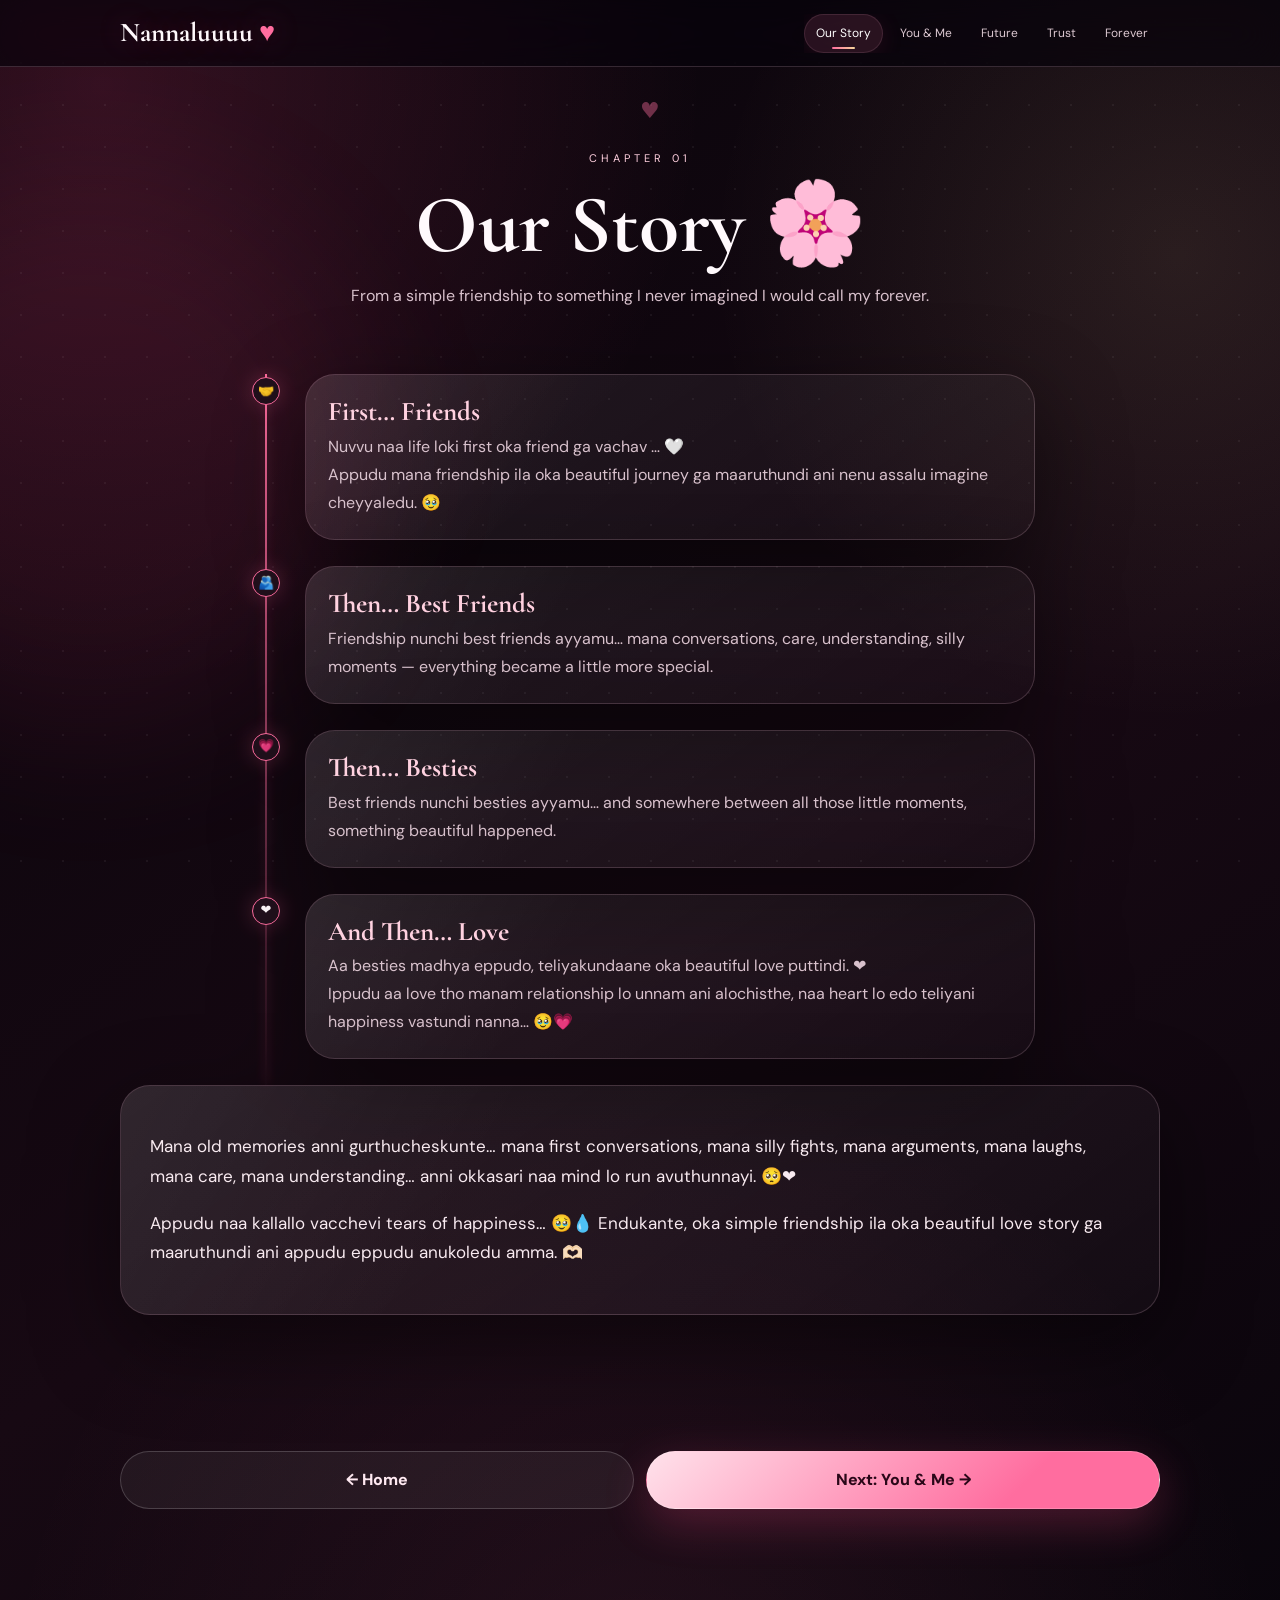
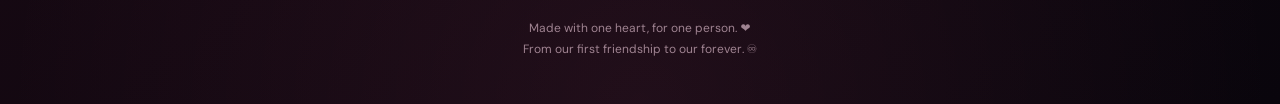
<file: story.html>
<!DOCTYPE html><html lang="en"><head><meta charset="UTF-8"><meta name="viewport" content="width=device-width,initial-scale=1,viewport-fit=cover"><meta name="theme-color" content="#09050a"><title>Our Story 🌸 | Nannaluuuu</title><style id="site-style">
@import url('https://fonts.googleapis.com/css2?family=Cormorant+Garamond:wght@500;600;700&family=DM+Sans:wght@400;500;600;700&display=swap');
:root{--bg:#07040a;--surface:rgba(255,255,255,.065);--surface2:rgba(255,255,255,.095);--pink:#ff6d9f;--pink2:#ffd0df;--gold:#f7d79c;--white:#fff9fc;--muted:#d8c1cc;--line:rgba(255,205,225,.18);--shadow:0 28px 90px rgba(0,0,0,.48);--r:30px;--ease:cubic-bezier(.22,.8,.2,1)}
*{box-sizing:border-box}html{scroll-behavior:smooth}body{margin:0;min-height:100vh;color:var(--white);font-family:"DM Sans",system-ui,sans-serif;line-height:1.75;overflow-x:hidden;background:radial-gradient(circle at 8% 5%,rgba(255,75,135,.18),transparent 30%),radial-gradient(circle at 92% 15%,rgba(247,215,156,.10),transparent 25%),radial-gradient(circle at 50% 100%,rgba(255,109,159,.08),transparent 35%),linear-gradient(145deg,#07040a,#170913 55%,#09050c);}
body:before{content:"";position:fixed;inset:0;pointer-events:none;z-index:-2;opacity:.055;background-image:radial-gradient(#fff 1px,transparent 1px);background-size:42px 42px}
body:after{content:"";position:fixed;width:45vw;height:45vw;max-width:560px;max-height:560px;left:-15vw;top:20vh;border-radius:50%;background:rgba(255,70,130,.08);filter:blur(70px);pointer-events:none;z-index:-1;animation:aurora 12s ease-in-out infinite alternate}
a{color:inherit}button,a{touch-action:manipulation}.container{width:min(1040px,calc(100% - 28px));margin:auto}
.topbar{position:sticky;top:0;z-index:500;background:rgba(7,4,10,.70);backdrop-filter:blur(20px) saturate(150%);border-bottom:1px solid var(--line)}
.nav{min-height:66px;display:flex;align-items:center;justify-content:space-between;gap:12px}.brand{font-family:"Cormorant Garamond",serif;font-size:27px;font-weight:700;text-decoration:none;white-space:nowrap;text-shadow:0 0 30px rgba(255,109,159,.3)}.brand span{color:var(--pink);animation:heartbeat 1.7s ease-in-out infinite;display:inline-block}
.menu{display:flex;gap:5px;overflow-x:auto;scrollbar-width:none}.menu::-webkit-scrollbar{display:none}.menu a{position:relative;text-decoration:none;color:#dcc8d1;padding:9px 12px;border-radius:999px;font-size:12px;transition:.25s var(--ease)}.menu a:hover,.menu a.active{color:#fff;background:rgba(255,109,159,.13);box-shadow:inset 0 0 0 1px rgba(255,190,210,.12),0 5px 25px rgba(255,75,135,.10)}.menu a.active:after{content:"";position:absolute;left:35%;right:35%;bottom:4px;height:2px;border-radius:9px;background:linear-gradient(90deg,var(--pink),var(--gold))}
.hero{min-height:calc(100svh - 66px);display:grid;place-items:center;text-align:center;padding:60px 0;position:relative}.hero-card{position:relative;overflow:hidden;padding:clamp(42px,7vw,72px) clamp(22px,5vw,54px);border:1px solid var(--line);border-radius:40px;background:linear-gradient(145deg,rgba(255,255,255,.105),rgba(255,255,255,.025));box-shadow:var(--shadow),0 0 100px rgba(255,80,140,.07);isolation:isolate}.hero-card:before{content:"";position:absolute;inset:-2px;background:conic-gradient(from 180deg,transparent,rgba(255,109,159,.18),transparent 28%,rgba(247,215,156,.12),transparent 55%);filter:blur(18px);z-index:-1;animation:spin 12s linear infinite}.hero-card:after{content:"";position:absolute;width:300px;height:300px;border-radius:50%;background:rgba(255,109,159,.14);filter:blur(50px);left:50%;top:28%;transform:translate(-50%,-50%);z-index:-1}
.eyebrow{text-transform:uppercase;letter-spacing:4px;color:var(--pink2);font-size:11px;position:relative;z-index:1}.hero h1,h1,h2,h3{font-family:"Cormorant Garamond",serif;line-height:1.1}.hero h1{font-size:clamp(58px,13vw,112px);margin:14px 0;text-shadow:0 12px 50px rgba(255,80,140,.15)}h1{font-size:clamp(48px,9vw,82px);margin:12px 0}h2{font-size:clamp(35px,7vw,60px);margin:0 0 12px}h3{font-size:30px;color:var(--pink2)}.hero p{max-width:650px;margin:0 auto 28px;color:var(--muted);font-size:17px}
.btn{position:relative;display:inline-flex;align-items:center;justify-content:center;gap:9px;border:1px solid rgba(255,255,255,.18);background:linear-gradient(135deg,#ffe2eb,#ff6d9f 72%);color:#2a0718;font-weight:800;padding:14px 23px;border-radius:999px;text-decoration:none;box-shadow:0 15px 45px rgba(255,75,135,.24);transition:transform .25s var(--ease),box-shadow .25s var(--ease);overflow:hidden;cursor:pointer}.btn:before{content:"";position:absolute;inset:0;transform:translateX(-110%);background:linear-gradient(90deg,transparent,rgba(255,255,255,.55),transparent);transition:.55s}.btn:hover{transform:translateY(-4px) scale(1.015);box-shadow:0 20px 60px rgba(255,75,135,.38)}.btn:hover:before{transform:translateX(110%)}.btn.ghost{background:rgba(255,255,255,.055);color:#ffe9f1;box-shadow:none}.btn.ghost:hover{background:rgba(255,109,159,.10)}
.floating{position:absolute;inset:0;overflow:hidden;pointer-events:none}.floating span{position:absolute;bottom:-50px;font-size:22px;opacity:.55;filter:drop-shadow(0 0 10px rgba(255,109,159,.35));animation:float 9s linear infinite}.floating span:nth-child(1){left:8%}.floating span:nth-child(2){left:27%;animation-delay:1.8s}.floating span:nth-child(3){left:52%;animation-delay:3.5s}.floating span:nth-child(4){left:76%;animation-delay:5s}.floating span:nth-child(5){left:91%;animation-delay:2.4s}
.section{padding:80px 0}.section-head{text-align:center;margin-bottom:38px}.section-head p,.page-hero p{color:var(--muted);max-width:700px;margin:12px auto}.card{position:relative;border:1px solid var(--line);background:linear-gradient(145deg,rgba(255,255,255,.075),rgba(255,255,255,.025));border-radius:var(--r);box-shadow:var(--shadow);padding:29px;overflow:hidden}.card:before{content:"";position:absolute;inset:0;background:linear-gradient(120deg,rgba(255,255,255,.05),transparent 35%);pointer-events:none}.story-card{margin-bottom:18px}.story-card p{font-size:17px;color:#f8eaf0}.quote{padding:21px;border-left:3px solid var(--pink);background:linear-gradient(90deg,rgba(255,109,159,.09),rgba(255,109,159,.02));border-radius:0 20px 20px 0;margin:23px 0;color:#ffe8f0;font-family:"Cormorant Garamond",serif;font-size:24px;box-shadow:inset 0 0 35px rgba(255,109,159,.035)}
.grid{display:grid;grid-template-columns:repeat(2,1fr);gap:17px}.grid3{grid-template-columns:repeat(3,1fr)}.feature{text-align:center;padding:27px;border:1px solid var(--line);border-radius:26px;background:linear-gradient(145deg,rgba(255,255,255,.075),rgba(255,255,255,.025));transition:.3s var(--ease);text-decoration:none;position:relative;overflow:hidden}.feature:before{content:"";position:absolute;width:130px;height:130px;right:-60px;top:-60px;background:rgba(255,109,159,.10);border-radius:50%;filter:blur(20px);transition:.4s}.feature:hover{transform:translateY(-8px);border-color:rgba(255,180,204,.38);box-shadow:0 18px 55px rgba(0,0,0,.28),0 0 35px rgba(255,75,135,.08)}.feature:hover:before{transform:scale(1.5)}.feature .big-icon{font-size:39px;margin-bottom:11px;display:inline-block;filter:drop-shadow(0 8px 16px rgba(255,109,159,.22));animation:iconFloat 3.5s ease-in-out infinite}.feature:nth-child(2) .big-icon{animation-delay:.4s}.feature:nth-child(3) .big-icon{animation-delay:.8s}.feature:nth-child(4) .big-icon{animation-delay:1.2s}.feature:nth-child(5) .big-icon{animation-delay:1.6s}.feature:nth-child(6) .big-icon{animation-delay:2s}.feature h3{margin:5px 0 7px;font-size:26px}.feature p{margin:0;color:var(--muted);font-size:14px}
.timeline{position:relative;max-width:790px;margin:auto}.timeline:before{content:"";position:absolute;left:20px;top:0;bottom:0;width:2px;background:linear-gradient(var(--pink),rgba(255,109,159,.04));box-shadow:0 0 12px rgba(255,109,159,.35)}.timeline-item{position:relative;padding:0 0 26px 60px}.timeline-dot{position:absolute;left:7px;top:3px;width:28px;height:28px;border-radius:50%;display:grid;place-items:center;background:#21101c;border:1px solid var(--pink);font-size:13px;box-shadow:0 0 22px rgba(255,109,159,.25);animation:heartbeat 2.2s ease-in-out infinite}.timeline-item .card{padding:22px}.timeline-item h3{margin:0 0 6px;font-size:27px}.timeline-item p{margin:0;color:var(--muted)}
.page-hero{padding:82px 0 42px;text-align:center;position:relative}.page-hero:after{content:"♥";position:absolute;top:25px;left:50%;font-size:22px;color:rgba(255,109,159,.4);animation:heartbeat 2s infinite}
.page-nav{display:flex;justify-content:space-between;gap:12px;margin:38px 0 65px}.page-nav a{min-width:0;flex:1}.final{text-align:center;padding:clamp(35px,6vw,55px) clamp(22px,5vw,40px);background:radial-gradient(circle at 50% 20%,rgba(255,109,159,.17),transparent 50%),linear-gradient(145deg,rgba(255,255,255,.08),rgba(255,255,255,.025))}.question{font-family:"Cormorant Garamond",serif;font-size:clamp(35px,8vw,64px);line-height:1.12;color:#fff;margin:25px 0;text-shadow:0 8px 40px rgba(255,109,159,.12)}.signature{font-family:"Cormorant Garamond",serif;font-size:30px;color:var(--pink2)}.badge{display:inline-block;padding:8px 13px;border:1px solid var(--line);border-radius:999px;color:var(--pink2);font-size:12px;margin:4px;background:rgba(255,255,255,.035)}footer{text-align:center;padding:44px 15px;color:#9f8391;font-size:12px}
.progress{position:fixed;top:0;left:0;width:100%;height:3px;z-index:1000;background:transparent}.progress span{display:block;width:0;height:100%;background:linear-gradient(90deg,var(--pink),var(--gold),var(--pink));box-shadow:0 0 12px rgba(255,109,159,.7)}
.heart-pop{font-size:40px;min-height:50px;filter:drop-shadow(0 0 20px rgba(255,109,159,.4))}.pulse{animation:pulse 1.7s infinite}.reveal{opacity:1;transform:none}.js-ready .reveal{opacity:0;transform:translateY(25px) scale(.985);transition:opacity .8s var(--ease),transform .8s var(--ease)}.js-ready .reveal.show{opacity:1;transform:none}
.page-transition{position:fixed;inset:0;z-index:2000;display:grid;place-items:center;background:radial-gradient(circle,rgba(255,109,159,.18),transparent 35%),#08040a;opacity:0;visibility:hidden;pointer-events:none;transition:opacity .35s ease,visibility .35s ease}.page-transition.show{opacity:1;visibility:visible}.transition-heart{font-size:52px;animation:pulse 1s infinite}.transition-text{margin-top:12px;color:var(--pink2);font-family:"Cormorant Garamond",serif;font-size:25px}.spark{position:fixed;width:4px;height:4px;border-radius:50%;background:#ffd9e6;pointer-events:none;z-index:1200;animation:spark 1.1s ease-out forwards}
@keyframes float{0%{transform:translateY(0) rotate(0);opacity:0}12%{opacity:.55}100%{transform:translateY(-115vh) rotate(35deg);opacity:0}}@keyframes pulse{0%,100%{transform:scale(1)}50%{transform:scale(1.12)}}@keyframes heartbeat{0%,100%{transform:scale(1)}14%{transform:scale(1.14)}28%{transform:scale(1)}}@keyframes aurora{from{transform:translate(0,0) scale(1)}to{transform:translate(20vw,8vh) scale(1.25)}}@keyframes spin{to{transform:rotate(360deg)}}@keyframes iconFloat{0%,100%{transform:translateY(0) rotate(0)}50%{transform:translateY(-5px) rotate(2deg)}}@keyframes spark{from{transform:translate(0,0) scale(1);opacity:1}to{transform:translate(var(--dx),var(--dy)) scale(0);opacity:0}}
@media(max-width:800px){.nav{min-height:60px}.brand{font-size:24px}.menu a{padding:8px 10px}.grid3{grid-template-columns:1fr 1fr}.section{padding:62px 0}.hero-card{border-radius:30px}}
@media(max-width:600px){.container{width:min(100% - 20px,1040px)}.nav{align-items:center}.menu{max-width:57vw}.grid,.grid3{grid-template-columns:1fr}.card{padding:22px}.quote{font-size:21px}.page-nav{flex-direction:column}.page-nav a{width:100%}.page-hero{padding-top:65px}.hero{padding:35px 0}.hero-card{padding:42px 19px}.hero p{font-size:15px}.btn{width:100%;padding:14px 18px}.page-nav .btn{width:100%}}
@media(prefers-reduced-motion:reduce){*,*:before,*:after{animation-duration:.001ms!important;animation-iteration-count:1!important;scroll-behavior:auto!important;transition-duration:.001ms!important}}
/* HEARTVERSE ENHANCEMENT */
.love-symbol-stage{position:relative;width:min(360px,78vw);height:min(360px,78vw);margin:0 auto 28px;display:grid;place-items:center;isolation:isolate}
.love-symbol-stage .orbit{position:absolute;border:1px solid rgba(255,191,211,.24);border-radius:50%;inset:9%;animation:orbitSpin 14s linear infinite}.love-symbol-stage .orbit:nth-child(2){inset:20%;animation-duration:9s;animation-direction:reverse;border-color:rgba(247,215,156,.25)}.love-symbol-stage .orbit:nth-child(3){inset:31%;animation-duration:6s}.love-symbol-stage .orbit i{position:absolute;width:10px;height:10px;border-radius:50%;background:var(--pink);box-shadow:0 0 18px var(--pink);top:-5px;left:50%;transform:translateX(-50%)}
.love-heart-main{font-size:clamp(82px,22vw,145px);filter:drop-shadow(0 20px 35px rgba(255,70,130,.38));animation:heroHeart 2.1s ease-in-out infinite;z-index:3;line-height:1}.love-heart-main:after{content:'∞';position:absolute;inset:0;display:grid;place-items:center;color:rgba(255,255,255,.15);font-family:serif;font-size:clamp(130px,32vw,210px);z-index:-1}
.love-sparkles{position:absolute;inset:0;pointer-events:none}.love-sparkles span{position:absolute;font-size:18px;animation:sparkleFloat 3s ease-in-out infinite}.love-sparkles span:nth-child(1){left:10%;top:23%;animation-delay:.2s}.love-sparkles span:nth-child(2){right:12%;top:29%;animation-delay:1s}.love-sparkles span:nth-child(3){left:18%;bottom:18%;animation-delay:1.6s}.love-sparkles span:nth-child(4){right:18%;bottom:20%;animation-delay:2.1s}
.love-caption{display:flex;justify-content:center;gap:8px;flex-wrap:wrap;margin-top:10px}.love-caption span{padding:7px 12px;border:1px solid rgba(255,190,210,.15);background:rgba(255,255,255,.045);border-radius:999px;font-size:12px;color:#ffe5ee;box-shadow:inset 0 0 20px rgba(255,109,159,.035)}
.art-row{display:grid;grid-template-columns:repeat(2,1fr);gap:18px;margin-top:24px}.love-art{min-height:245px;border:1px solid var(--line);border-radius:30px;position:relative;overflow:hidden;background:radial-gradient(circle at 50% 25%,rgba(255,109,159,.16),transparent 40%),linear-gradient(145deg,rgba(255,255,255,.08),rgba(255,255,255,.02));display:grid;place-items:center;box-shadow:var(--shadow);transition:.45s var(--ease)}.love-art:hover{transform:translateY(-8px) rotate(-.4deg);box-shadow:0 25px 65px rgba(0,0,0,.34),0 0 45px rgba(255,75,135,.12)}.love-art svg{width:86%;height:210px;overflow:visible}.art-label{position:absolute;bottom:13px;left:50%;transform:translateX(-50%);white-space:nowrap;padding:7px 13px;border-radius:999px;background:rgba(8,4,10,.65);border:1px solid rgba(255,205,225,.16);font-size:11px;color:#ffe9f1;backdrop-filter:blur(8px)}
.icon-cloud{display:flex;justify-content:center;gap:10px;flex-wrap:wrap;margin:25px auto 5px;max-width:720px}.icon-cloud span{width:46px;height:46px;display:grid;place-items:center;border-radius:15px;border:1px solid var(--line);background:rgba(255,255,255,.045);font-size:22px;transition:.28s var(--ease);box-shadow:0 8px 22px rgba(0,0,0,.15)}.icon-cloud span:hover{transform:translateY(-7px) scale(1.1) rotate(5deg);background:rgba(255,109,159,.11);box-shadow:0 15px 35px rgba(255,75,135,.18)}
.yes-hero{min-height:calc(100svh - 66px);display:grid;place-items:center;text-align:center;padding:45px 0;position:relative}.yes-card{width:min(920px,100%);padding:clamp(28px,6vw,62px) 18px;border:1px solid rgba(255,190,210,.18);border-radius:42px;background:radial-gradient(circle at 50% 20%,rgba(255,109,159,.18),transparent 45%),linear-gradient(145deg,rgba(255,255,255,.10),rgba(255,255,255,.025));box-shadow:0 30px 100px rgba(0,0,0,.5),0 0 90px rgba(255,70,130,.09);overflow:hidden;position:relative}.kiss-scene{position:relative;height:330px;width:min(570px,94vw);margin:0 auto 20px;display:grid;place-items:center}.kiss-glow{position:absolute;width:300px;height:300px;border-radius:50%;background:rgba(255,100,155,.12);filter:blur(45px);animation:breatheGlow 3s ease-in-out infinite}
.boy{position:absolute;bottom:8px;width:190px;height:245px;animation:boyBreathe 2.8s ease-in-out infinite;filter:drop-shadow(0 18px 25px rgba(0,0,0,.35))}.boy .hair{position:absolute;top:8px;left:32px;width:126px;height:73px;background:#24151a;border-radius:65% 65% 38% 38%;z-index:4;transform:rotate(-3deg)}.boy .hair:after{content:'';position:absolute;width:50px;height:38px;background:#24151a;right:-7px;bottom:4px;border-radius:0 80% 20% 50%;transform:rotate(18deg)}.boy .head{position:absolute;top:40px;left:42px;width:108px;height:120px;background:linear-gradient(145deg,#ffd9bf,#eeb394);border-radius:48% 48% 46% 46%;z-index:2;box-shadow:inset -10px -12px 22px rgba(164,83,65,.12)}.boy .ear{position:absolute;width:17px;height:30px;background:#efb99e;top:92px;border-radius:50%;z-index:1}.boy .ear.left{left:34px}.boy .ear.right{right:34px}.boy .eye{position:absolute;top:91px;width:10px;height:13px;background:#351a25;border-radius:50%;z-index:5}.boy .eye.left{left:67px}.boy .eye.right{right:67px}.boy .eye:after{content:'';position:absolute;width:3px;height:3px;background:#fff;border-radius:50%;top:2px;left:2px}.boy .nose{position:absolute;top:106px;left:94px;width:9px;height:13px;border-right:2px solid rgba(120,60,60,.35);border-bottom:2px solid rgba(120,60,60,.25);transform:rotate(25deg);z-index:5}.boy .mouth{position:absolute;top:128px;left:82px;width:27px;height:13px;border-bottom:4px solid #b75b70;border-radius:0 0 50% 50%;z-index:6;animation:kissLips 2.4s ease-in-out infinite}.boy .body{position:absolute;bottom:0;left:22px;width:146px;height:120px;background:linear-gradient(145deg,#4a2038,#241323);border-radius:55px 55px 24px 24px}.boy .body:after{content:'♥';position:absolute;left:50%;top:27px;transform:translateX(-50%);font-size:31px;color:#ff8fb2;opacity:.9}.boy .hand{position:absolute;bottom:74px;width:65px;height:24px;background:#efb99e;border-radius:20px;z-index:7}.boy .hand.left{left:4px;transform:rotate(-25deg)}.boy .hand.right{right:4px;transform:rotate(25deg)}
.kiss-heart{position:absolute;z-index:10;bottom:137px;left:50%;font-size:44px;filter:drop-shadow(0 0 18px rgba(255,109,159,.5));animation:kissHeart 2.4s cubic-bezier(.2,.8,.2,1) infinite}.kiss-lips{position:absolute;z-index:12;top:38px;right:10%;font-size:44px;opacity:0;animation:screenKiss 3.2s ease-in-out infinite;filter:drop-shadow(0 0 14px rgba(255,100,150,.55))}.screen-shine{position:absolute;inset:10px;border:1px solid rgba(255,255,255,.10);border-radius:35px;pointer-events:none}.yes-title{font-family:"Cormorant Garamond",serif;font-size:clamp(48px,10vw,92px);line-height:1;color:#fff;margin:5px 0 15px;text-shadow:0 10px 45px rgba(255,75,135,.22)}.yes-sub{color:var(--muted);font-size:17px;max-width:620px;margin:0 auto 24px}.yes-seal{width:92px;height:92px;border-radius:50%;display:grid;place-items:center;margin:18px auto;border:1px solid rgba(255,205,225,.22);background:radial-gradient(circle,rgba(255,109,159,.16),rgba(255,255,255,.03));font-size:42px;animation:sealFloat 3s ease-in-out infinite}.yes-memory{display:flex;justify-content:center;gap:8px;flex-wrap:wrap;margin:18px 0 28px}.yes-memory span{padding:8px 12px;border-radius:999px;border:1px solid var(--line);background:rgba(255,255,255,.04);font-size:12px;color:#f9dfe8}.kiss-note{font-family:"Cormorant Garamond",serif;font-size:28px;color:var(--pink2);margin:10px auto 25px}.yes-actions{display:flex;justify-content:center;gap:12px;flex-wrap:wrap}
@keyframes orbitSpin{to{transform:rotate(360deg)}}@keyframes heroHeart{0%,100%{transform:scale(1) rotate(-2deg)}50%{transform:scale(1.11) rotate(2deg)}}@keyframes sparkleFloat{0%,100%{transform:translateY(0) scale(.8);opacity:.35}50%{transform:translateY(-13px) scale(1.2);opacity:1}}@keyframes breatheGlow{0%,100%{transform:scale(.86);opacity:.5}50%{transform:scale(1.1);opacity:.9}}@keyframes boyBreathe{0%,100%{transform:translateY(0)}50%{transform:translateY(-5px)}}@keyframes kissLips{0%,65%,100%{transform:scale(1)}74%{transform:scale(1.22) translateY(1px)}}@keyframes kissHeart{0%{transform:translate(-50%,20px) scale(.25);opacity:0}25%{opacity:1}70%{transform:translate(-50%,-115px) scale(1.15);opacity:1}100%{transform:translate(-50%,-210px) scale(.65);opacity:0}}@keyframes screenKiss{0%,55%{transform:scale(.3) rotate(-12deg);opacity:0}68%{opacity:1}78%{transform:scale(1.25) rotate(7deg);opacity:.9}88%,100%{transform:scale(1.8) rotate(0);opacity:0}}@keyframes sealFloat{0%,100%{transform:translateY(0)}50%{transform:translateY(-7px)}}
@media(max-width:600px){.art-row{grid-template-columns:1fr}.love-art{min-height:220px}.kiss-scene{height:300px;transform:scale(.92)}.yes-card{border-radius:30px}.kiss-lips{right:3%;font-size:38px}}

</style></head><body><div class="page-transition" aria-hidden="true"><div><div class="transition-heart">❤️</div><div class="transition-text">A little more of us…</div></div></div><div class="progress"><span></span></div>
<header class="topbar"><div class="container nav">
<a class="brand" href="./index.html">Nannaluuuu <span>♥</span></a>
<nav class="menu">
<a href="./story.html">Our Story</a><a href="./you.html">You & Me</a><a href="./future.html">Future</a><a href="./trust.html">Trust</a><a href="./proposal.html">Forever</a>
</nav></div></header>
<main class="container">
<section class="page-hero"><div class="eyebrow">Chapter 01</div><h1>Our Story 🌸</h1><p>From a simple friendship to something I never imagined I would call my forever.</p></section>
<section class="section" style="padding-top:10px">
<div class="timeline">
<div class="timeline-item reveal"><div class="timeline-dot">🤝</div><div class="card"><h3>First… Friends</h3><p>Nuvvu naa life loki first oka friend ga vachav … 🤍<br>Appudu mana friendship ila oka beautiful journey ga maaruthundi ani nenu assalu imagine cheyyaledu. 🥹</p></div></div>
<div class="timeline-item reveal"><div class="timeline-dot">🫂</div><div class="card"><h3>Then… Best Friends</h3><p>Friendship nunchi best friends ayyamu… mana conversations, care, understanding, silly moments — everything became a little more special.</p></div></div>
<div class="timeline-item reveal"><div class="timeline-dot">💗</div><div class="card"><h3>Then… Besties</h3><p>Best friends nunchi besties ayyamu… and somewhere between all those little moments, something beautiful happened.</p></div></div>
<div class="timeline-item reveal"><div class="timeline-dot">❤️</div><div class="card"><h3>And Then… Love</h3><p>Aa besties madhya eppudo, teliyakundaane oka beautiful love puttindi. ❤️</p><p>Ippudu aa love tho manam relationship lo unnam ani alochisthe, naa heart lo edo teliyani happiness vastundi nanna… 🥹💗</p></div></div>
</div>
<div class="card story-card reveal"><p>Mana old memories anni gurthucheskunte… mana first conversations, mana silly fights, mana arguments, mana laughs, mana care, mana understanding… anni okkasari naa mind lo run avuthunnayi. 🥺❤️</p><p>Appudu naa kallallo vacchevi tears of happiness… 🥹💧 Endukante, oka simple friendship ila oka beautiful love story ga maaruthundi ani appudu eppudu anukoledu amma. 🫶🏻</p></div>
</section>
<div class="page-nav"><a class="btn ghost" href="./index.html">← Home</a><a class="btn" href="./you.html">Next: You & Me →</a></div>
</main><footer>Made with one heart, for one person. ❤️<br>From our first friendship to our forever. ♾️</footer><script id="site-script">
(() => {
  const ready = () => {
    document.body.classList.add('js-ready','page-enter');
    const reveals=[...document.querySelectorAll('.reveal')];
    if('IntersectionObserver' in window){
      const io=new IntersectionObserver(entries=>entries.forEach(entry=>{if(entry.isIntersecting){entry.target.classList.add('show');io.unobserve(entry.target)}}),{threshold:.08});
      reveals.forEach((el,i)=>{el.style.transitionDelay=Math.min(i*65,420)+'ms';io.observe(el)});
    }else reveals.forEach(el=>el.classList.add('show'));
    const bar=document.querySelector('.progress span');
    const update=()=>{const max=document.documentElement.scrollHeight-window.innerHeight;if(bar)bar.style.width=(max>0?window.scrollY/max*100:0)+'%'};
    addEventListener('scroll',update,{passive:true});update();
    const current=location.pathname.split('/').pop()||'index.html';
    document.querySelectorAll('.menu a').forEach(a=>{const href=(a.getAttribute('href')||'').split('/').pop().split('?')[0].split('#')[0];if(href===current)a.classList.add('active')});
    const transition=document.querySelector('.page-transition');
    document.querySelectorAll('a[href$=".html"]').forEach(a=>a.addEventListener('click',e=>{const href=a.getAttribute('href');if(!href||href.startsWith('#')||a.target==='_blank')return;e.preventDefault();if(transition)transition.classList.add('show');setTimeout(()=>location.href=href,330)}));
    document.querySelectorAll('.btn').forEach(btn=>btn.addEventListener('click',()=>sparkleBurst(btn)));
    document.querySelectorAll('.icon-cloud span,.love-art').forEach(el=>el.addEventListener('pointermove',e=>{const r=el.getBoundingClientRect();el.style.setProperty('--mx',((e.clientX-r.left)/r.width*100)+'%');el.style.setProperty('--my',((e.clientY-r.top)/r.height*100)+'%')}));
  };
  function sparkleBurst(origin){const r=origin.getBoundingClientRect();for(let i=0;i<10;i++){const s=document.createElement('i');s.className='spark';s.style.left=(r.left+r.width/2)+'px';s.style.top=(r.top+r.height/2)+'px';s.style.setProperty('--dx',((Math.random()-.5)*170)+'px');s.style.setProperty('--dy',((Math.random()-.5)*120)+'px');document.body.appendChild(s);setTimeout(()=>s.remove(),1150)}}
  window.heartBurst=(count=50)=>{const icons=['❤️','💗','💖','💘','💞','✨','💍','🥹','🌹','🫶🏻'];for(let i=0;i<count;i++){const s=document.createElement('span');s.textContent=icons[Math.floor(Math.random()*icons.length)];s.style.position='fixed';s.style.left=(50+(Math.random()*60-30))+'vw';s.style.top=(52+(Math.random()*16-8))+'vh';s.style.zIndex='9999';s.style.pointerEvents='none';s.style.fontSize=(18+Math.random()*24)+'px';document.body.appendChild(s);const dx=Math.random()*440-220,dy=-(120+Math.random()*460),rot=Math.random()*540-270;s.animate([{transform:'translate(0,0) scale(.35) rotate(0deg)',opacity:0},{transform:`translate(${dx}px,${dy}px) scale(1.25) rotate(${rot}deg)`,opacity:1},{transform:`translate(${dx*1.15}px,${dy*1.18}px) scale(.35) rotate(${rot*1.5}deg)`,opacity:0}],{duration:1500+Math.random()*900,easing:'cubic-bezier(.2,.8,.2,1)'}).onfinish=()=>s.remove()}};
  if(document.readyState==='loading')document.addEventListener('DOMContentLoaded',ready);else ready();
})();

</script></body></html>
</file>
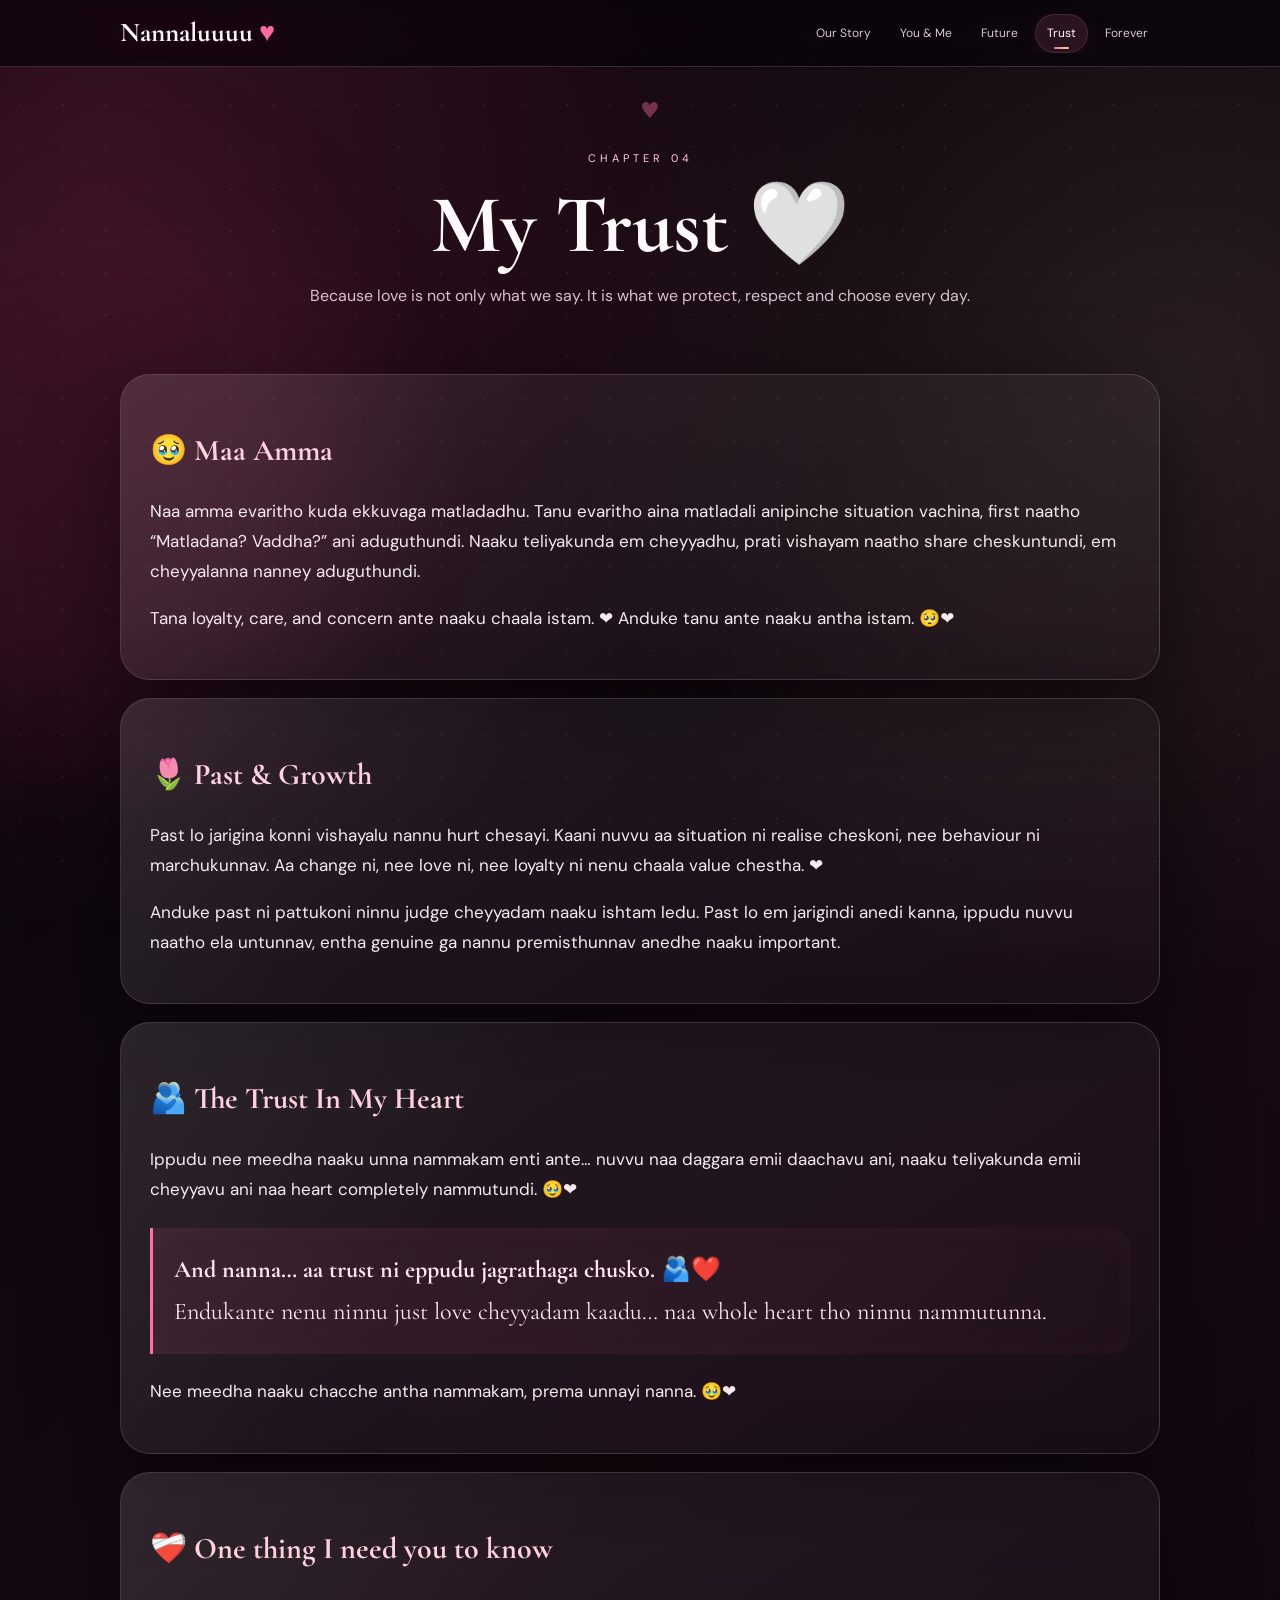
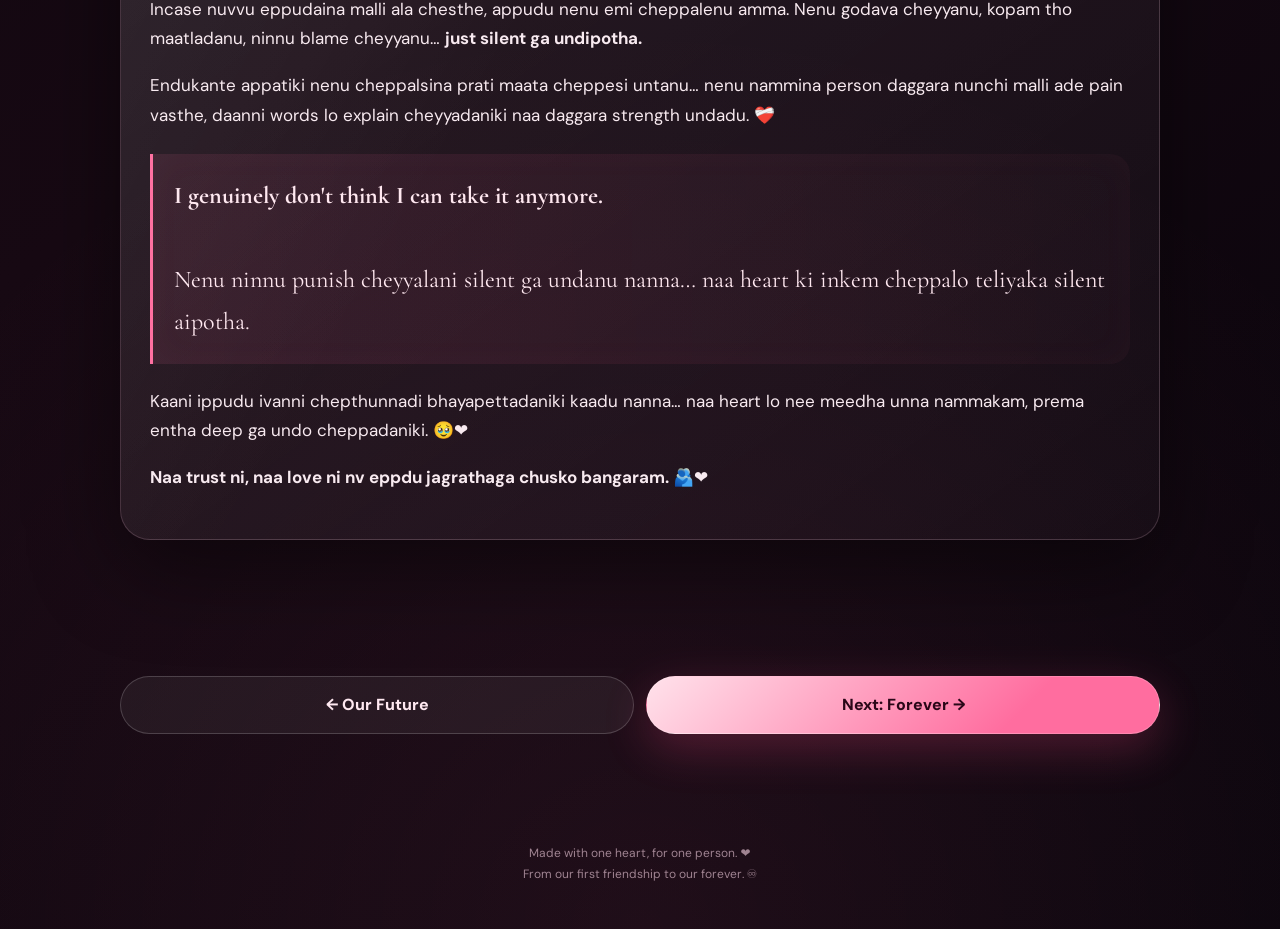
<file: trust.html>
<!DOCTYPE html><html lang="en"><head><meta charset="UTF-8"><meta name="viewport" content="width=device-width,initial-scale=1,viewport-fit=cover"><meta name="theme-color" content="#09050a"><title>My Trust 🤍 | Nannaluuuu</title><style id="site-style">
@import url('https://fonts.googleapis.com/css2?family=Cormorant+Garamond:wght@500;600;700&family=DM+Sans:wght@400;500;600;700&display=swap');
:root{--bg:#07040a;--surface:rgba(255,255,255,.065);--surface2:rgba(255,255,255,.095);--pink:#ff6d9f;--pink2:#ffd0df;--gold:#f7d79c;--white:#fff9fc;--muted:#d8c1cc;--line:rgba(255,205,225,.18);--shadow:0 28px 90px rgba(0,0,0,.48);--r:30px;--ease:cubic-bezier(.22,.8,.2,1)}
*{box-sizing:border-box}html{scroll-behavior:smooth}body{margin:0;min-height:100vh;color:var(--white);font-family:"DM Sans",system-ui,sans-serif;line-height:1.75;overflow-x:hidden;background:radial-gradient(circle at 8% 5%,rgba(255,75,135,.18),transparent 30%),radial-gradient(circle at 92% 15%,rgba(247,215,156,.10),transparent 25%),radial-gradient(circle at 50% 100%,rgba(255,109,159,.08),transparent 35%),linear-gradient(145deg,#07040a,#170913 55%,#09050c);}
body:before{content:"";position:fixed;inset:0;pointer-events:none;z-index:-2;opacity:.055;background-image:radial-gradient(#fff 1px,transparent 1px);background-size:42px 42px}
body:after{content:"";position:fixed;width:45vw;height:45vw;max-width:560px;max-height:560px;left:-15vw;top:20vh;border-radius:50%;background:rgba(255,70,130,.08);filter:blur(70px);pointer-events:none;z-index:-1;animation:aurora 12s ease-in-out infinite alternate}
a{color:inherit}button,a{touch-action:manipulation}.container{width:min(1040px,calc(100% - 28px));margin:auto}
.topbar{position:sticky;top:0;z-index:500;background:rgba(7,4,10,.70);backdrop-filter:blur(20px) saturate(150%);border-bottom:1px solid var(--line)}
.nav{min-height:66px;display:flex;align-items:center;justify-content:space-between;gap:12px}.brand{font-family:"Cormorant Garamond",serif;font-size:27px;font-weight:700;text-decoration:none;white-space:nowrap;text-shadow:0 0 30px rgba(255,109,159,.3)}.brand span{color:var(--pink);animation:heartbeat 1.7s ease-in-out infinite;display:inline-block}
.menu{display:flex;gap:5px;overflow-x:auto;scrollbar-width:none}.menu::-webkit-scrollbar{display:none}.menu a{position:relative;text-decoration:none;color:#dcc8d1;padding:9px 12px;border-radius:999px;font-size:12px;transition:.25s var(--ease)}.menu a:hover,.menu a.active{color:#fff;background:rgba(255,109,159,.13);box-shadow:inset 0 0 0 1px rgba(255,190,210,.12),0 5px 25px rgba(255,75,135,.10)}.menu a.active:after{content:"";position:absolute;left:35%;right:35%;bottom:4px;height:2px;border-radius:9px;background:linear-gradient(90deg,var(--pink),var(--gold))}
.hero{min-height:calc(100svh - 66px);display:grid;place-items:center;text-align:center;padding:60px 0;position:relative}.hero-card{position:relative;overflow:hidden;padding:clamp(42px,7vw,72px) clamp(22px,5vw,54px);border:1px solid var(--line);border-radius:40px;background:linear-gradient(145deg,rgba(255,255,255,.105),rgba(255,255,255,.025));box-shadow:var(--shadow),0 0 100px rgba(255,80,140,.07);isolation:isolate}.hero-card:before{content:"";position:absolute;inset:-2px;background:conic-gradient(from 180deg,transparent,rgba(255,109,159,.18),transparent 28%,rgba(247,215,156,.12),transparent 55%);filter:blur(18px);z-index:-1;animation:spin 12s linear infinite}.hero-card:after{content:"";position:absolute;width:300px;height:300px;border-radius:50%;background:rgba(255,109,159,.14);filter:blur(50px);left:50%;top:28%;transform:translate(-50%,-50%);z-index:-1}
.eyebrow{text-transform:uppercase;letter-spacing:4px;color:var(--pink2);font-size:11px;position:relative;z-index:1}.hero h1,h1,h2,h3{font-family:"Cormorant Garamond",serif;line-height:1.1}.hero h1{font-size:clamp(58px,13vw,112px);margin:14px 0;text-shadow:0 12px 50px rgba(255,80,140,.15)}h1{font-size:clamp(48px,9vw,82px);margin:12px 0}h2{font-size:clamp(35px,7vw,60px);margin:0 0 12px}h3{font-size:30px;color:var(--pink2)}.hero p{max-width:650px;margin:0 auto 28px;color:var(--muted);font-size:17px}
.btn{position:relative;display:inline-flex;align-items:center;justify-content:center;gap:9px;border:1px solid rgba(255,255,255,.18);background:linear-gradient(135deg,#ffe2eb,#ff6d9f 72%);color:#2a0718;font-weight:800;padding:14px 23px;border-radius:999px;text-decoration:none;box-shadow:0 15px 45px rgba(255,75,135,.24);transition:transform .25s var(--ease),box-shadow .25s var(--ease);overflow:hidden;cursor:pointer}.btn:before{content:"";position:absolute;inset:0;transform:translateX(-110%);background:linear-gradient(90deg,transparent,rgba(255,255,255,.55),transparent);transition:.55s}.btn:hover{transform:translateY(-4px) scale(1.015);box-shadow:0 20px 60px rgba(255,75,135,.38)}.btn:hover:before{transform:translateX(110%)}.btn.ghost{background:rgba(255,255,255,.055);color:#ffe9f1;box-shadow:none}.btn.ghost:hover{background:rgba(255,109,159,.10)}
.floating{position:absolute;inset:0;overflow:hidden;pointer-events:none}.floating span{position:absolute;bottom:-50px;font-size:22px;opacity:.55;filter:drop-shadow(0 0 10px rgba(255,109,159,.35));animation:float 9s linear infinite}.floating span:nth-child(1){left:8%}.floating span:nth-child(2){left:27%;animation-delay:1.8s}.floating span:nth-child(3){left:52%;animation-delay:3.5s}.floating span:nth-child(4){left:76%;animation-delay:5s}.floating span:nth-child(5){left:91%;animation-delay:2.4s}
.section{padding:80px 0}.section-head{text-align:center;margin-bottom:38px}.section-head p,.page-hero p{color:var(--muted);max-width:700px;margin:12px auto}.card{position:relative;border:1px solid var(--line);background:linear-gradient(145deg,rgba(255,255,255,.075),rgba(255,255,255,.025));border-radius:var(--r);box-shadow:var(--shadow);padding:29px;overflow:hidden}.card:before{content:"";position:absolute;inset:0;background:linear-gradient(120deg,rgba(255,255,255,.05),transparent 35%);pointer-events:none}.story-card{margin-bottom:18px}.story-card p{font-size:17px;color:#f8eaf0}.quote{padding:21px;border-left:3px solid var(--pink);background:linear-gradient(90deg,rgba(255,109,159,.09),rgba(255,109,159,.02));border-radius:0 20px 20px 0;margin:23px 0;color:#ffe8f0;font-family:"Cormorant Garamond",serif;font-size:24px;box-shadow:inset 0 0 35px rgba(255,109,159,.035)}
.grid{display:grid;grid-template-columns:repeat(2,1fr);gap:17px}.grid3{grid-template-columns:repeat(3,1fr)}.feature{text-align:center;padding:27px;border:1px solid var(--line);border-radius:26px;background:linear-gradient(145deg,rgba(255,255,255,.075),rgba(255,255,255,.025));transition:.3s var(--ease);text-decoration:none;position:relative;overflow:hidden}.feature:before{content:"";position:absolute;width:130px;height:130px;right:-60px;top:-60px;background:rgba(255,109,159,.10);border-radius:50%;filter:blur(20px);transition:.4s}.feature:hover{transform:translateY(-8px);border-color:rgba(255,180,204,.38);box-shadow:0 18px 55px rgba(0,0,0,.28),0 0 35px rgba(255,75,135,.08)}.feature:hover:before{transform:scale(1.5)}.feature .big-icon{font-size:39px;margin-bottom:11px;display:inline-block;filter:drop-shadow(0 8px 16px rgba(255,109,159,.22));animation:iconFloat 3.5s ease-in-out infinite}.feature:nth-child(2) .big-icon{animation-delay:.4s}.feature:nth-child(3) .big-icon{animation-delay:.8s}.feature:nth-child(4) .big-icon{animation-delay:1.2s}.feature:nth-child(5) .big-icon{animation-delay:1.6s}.feature:nth-child(6) .big-icon{animation-delay:2s}.feature h3{margin:5px 0 7px;font-size:26px}.feature p{margin:0;color:var(--muted);font-size:14px}
.timeline{position:relative;max-width:790px;margin:auto}.timeline:before{content:"";position:absolute;left:20px;top:0;bottom:0;width:2px;background:linear-gradient(var(--pink),rgba(255,109,159,.04));box-shadow:0 0 12px rgba(255,109,159,.35)}.timeline-item{position:relative;padding:0 0 26px 60px}.timeline-dot{position:absolute;left:7px;top:3px;width:28px;height:28px;border-radius:50%;display:grid;place-items:center;background:#21101c;border:1px solid var(--pink);font-size:13px;box-shadow:0 0 22px rgba(255,109,159,.25);animation:heartbeat 2.2s ease-in-out infinite}.timeline-item .card{padding:22px}.timeline-item h3{margin:0 0 6px;font-size:27px}.timeline-item p{margin:0;color:var(--muted)}
.page-hero{padding:82px 0 42px;text-align:center;position:relative}.page-hero:after{content:"♥";position:absolute;top:25px;left:50%;font-size:22px;color:rgba(255,109,159,.4);animation:heartbeat 2s infinite}
.page-nav{display:flex;justify-content:space-between;gap:12px;margin:38px 0 65px}.page-nav a{min-width:0;flex:1}.final{text-align:center;padding:clamp(35px,6vw,55px) clamp(22px,5vw,40px);background:radial-gradient(circle at 50% 20%,rgba(255,109,159,.17),transparent 50%),linear-gradient(145deg,rgba(255,255,255,.08),rgba(255,255,255,.025))}.question{font-family:"Cormorant Garamond",serif;font-size:clamp(35px,8vw,64px);line-height:1.12;color:#fff;margin:25px 0;text-shadow:0 8px 40px rgba(255,109,159,.12)}.signature{font-family:"Cormorant Garamond",serif;font-size:30px;color:var(--pink2)}.badge{display:inline-block;padding:8px 13px;border:1px solid var(--line);border-radius:999px;color:var(--pink2);font-size:12px;margin:4px;background:rgba(255,255,255,.035)}footer{text-align:center;padding:44px 15px;color:#9f8391;font-size:12px}
.progress{position:fixed;top:0;left:0;width:100%;height:3px;z-index:1000;background:transparent}.progress span{display:block;width:0;height:100%;background:linear-gradient(90deg,var(--pink),var(--gold),var(--pink));box-shadow:0 0 12px rgba(255,109,159,.7)}
.heart-pop{font-size:40px;min-height:50px;filter:drop-shadow(0 0 20px rgba(255,109,159,.4))}.pulse{animation:pulse 1.7s infinite}.reveal{opacity:1;transform:none}.js-ready .reveal{opacity:0;transform:translateY(25px) scale(.985);transition:opacity .8s var(--ease),transform .8s var(--ease)}.js-ready .reveal.show{opacity:1;transform:none}
.page-transition{position:fixed;inset:0;z-index:2000;display:grid;place-items:center;background:radial-gradient(circle,rgba(255,109,159,.18),transparent 35%),#08040a;opacity:0;visibility:hidden;pointer-events:none;transition:opacity .35s ease,visibility .35s ease}.page-transition.show{opacity:1;visibility:visible}.transition-heart{font-size:52px;animation:pulse 1s infinite}.transition-text{margin-top:12px;color:var(--pink2);font-family:"Cormorant Garamond",serif;font-size:25px}.spark{position:fixed;width:4px;height:4px;border-radius:50%;background:#ffd9e6;pointer-events:none;z-index:1200;animation:spark 1.1s ease-out forwards}
@keyframes float{0%{transform:translateY(0) rotate(0);opacity:0}12%{opacity:.55}100%{transform:translateY(-115vh) rotate(35deg);opacity:0}}@keyframes pulse{0%,100%{transform:scale(1)}50%{transform:scale(1.12)}}@keyframes heartbeat{0%,100%{transform:scale(1)}14%{transform:scale(1.14)}28%{transform:scale(1)}}@keyframes aurora{from{transform:translate(0,0) scale(1)}to{transform:translate(20vw,8vh) scale(1.25)}}@keyframes spin{to{transform:rotate(360deg)}}@keyframes iconFloat{0%,100%{transform:translateY(0) rotate(0)}50%{transform:translateY(-5px) rotate(2deg)}}@keyframes spark{from{transform:translate(0,0) scale(1);opacity:1}to{transform:translate(var(--dx),var(--dy)) scale(0);opacity:0}}
@media(max-width:800px){.nav{min-height:60px}.brand{font-size:24px}.menu a{padding:8px 10px}.grid3{grid-template-columns:1fr 1fr}.section{padding:62px 0}.hero-card{border-radius:30px}}
@media(max-width:600px){.container{width:min(100% - 20px,1040px)}.nav{align-items:center}.menu{max-width:57vw}.grid,.grid3{grid-template-columns:1fr}.card{padding:22px}.quote{font-size:21px}.page-nav{flex-direction:column}.page-nav a{width:100%}.page-hero{padding-top:65px}.hero{padding:35px 0}.hero-card{padding:42px 19px}.hero p{font-size:15px}.btn{width:100%;padding:14px 18px}.page-nav .btn{width:100%}}
@media(prefers-reduced-motion:reduce){*,*:before,*:after{animation-duration:.001ms!important;animation-iteration-count:1!important;scroll-behavior:auto!important;transition-duration:.001ms!important}}
/* HEARTVERSE ENHANCEMENT */
.love-symbol-stage{position:relative;width:min(360px,78vw);height:min(360px,78vw);margin:0 auto 28px;display:grid;place-items:center;isolation:isolate}
.love-symbol-stage .orbit{position:absolute;border:1px solid rgba(255,191,211,.24);border-radius:50%;inset:9%;animation:orbitSpin 14s linear infinite}.love-symbol-stage .orbit:nth-child(2){inset:20%;animation-duration:9s;animation-direction:reverse;border-color:rgba(247,215,156,.25)}.love-symbol-stage .orbit:nth-child(3){inset:31%;animation-duration:6s}.love-symbol-stage .orbit i{position:absolute;width:10px;height:10px;border-radius:50%;background:var(--pink);box-shadow:0 0 18px var(--pink);top:-5px;left:50%;transform:translateX(-50%)}
.love-heart-main{font-size:clamp(82px,22vw,145px);filter:drop-shadow(0 20px 35px rgba(255,70,130,.38));animation:heroHeart 2.1s ease-in-out infinite;z-index:3;line-height:1}.love-heart-main:after{content:'∞';position:absolute;inset:0;display:grid;place-items:center;color:rgba(255,255,255,.15);font-family:serif;font-size:clamp(130px,32vw,210px);z-index:-1}
.love-sparkles{position:absolute;inset:0;pointer-events:none}.love-sparkles span{position:absolute;font-size:18px;animation:sparkleFloat 3s ease-in-out infinite}.love-sparkles span:nth-child(1){left:10%;top:23%;animation-delay:.2s}.love-sparkles span:nth-child(2){right:12%;top:29%;animation-delay:1s}.love-sparkles span:nth-child(3){left:18%;bottom:18%;animation-delay:1.6s}.love-sparkles span:nth-child(4){right:18%;bottom:20%;animation-delay:2.1s}
.love-caption{display:flex;justify-content:center;gap:8px;flex-wrap:wrap;margin-top:10px}.love-caption span{padding:7px 12px;border:1px solid rgba(255,190,210,.15);background:rgba(255,255,255,.045);border-radius:999px;font-size:12px;color:#ffe5ee;box-shadow:inset 0 0 20px rgba(255,109,159,.035)}
.art-row{display:grid;grid-template-columns:repeat(2,1fr);gap:18px;margin-top:24px}.love-art{min-height:245px;border:1px solid var(--line);border-radius:30px;position:relative;overflow:hidden;background:radial-gradient(circle at 50% 25%,rgba(255,109,159,.16),transparent 40%),linear-gradient(145deg,rgba(255,255,255,.08),rgba(255,255,255,.02));display:grid;place-items:center;box-shadow:var(--shadow);transition:.45s var(--ease)}.love-art:hover{transform:translateY(-8px) rotate(-.4deg);box-shadow:0 25px 65px rgba(0,0,0,.34),0 0 45px rgba(255,75,135,.12)}.love-art svg{width:86%;height:210px;overflow:visible}.art-label{position:absolute;bottom:13px;left:50%;transform:translateX(-50%);white-space:nowrap;padding:7px 13px;border-radius:999px;background:rgba(8,4,10,.65);border:1px solid rgba(255,205,225,.16);font-size:11px;color:#ffe9f1;backdrop-filter:blur(8px)}
.icon-cloud{display:flex;justify-content:center;gap:10px;flex-wrap:wrap;margin:25px auto 5px;max-width:720px}.icon-cloud span{width:46px;height:46px;display:grid;place-items:center;border-radius:15px;border:1px solid var(--line);background:rgba(255,255,255,.045);font-size:22px;transition:.28s var(--ease);box-shadow:0 8px 22px rgba(0,0,0,.15)}.icon-cloud span:hover{transform:translateY(-7px) scale(1.1) rotate(5deg);background:rgba(255,109,159,.11);box-shadow:0 15px 35px rgba(255,75,135,.18)}
.yes-hero{min-height:calc(100svh - 66px);display:grid;place-items:center;text-align:center;padding:45px 0;position:relative}.yes-card{width:min(920px,100%);padding:clamp(28px,6vw,62px) 18px;border:1px solid rgba(255,190,210,.18);border-radius:42px;background:radial-gradient(circle at 50% 20%,rgba(255,109,159,.18),transparent 45%),linear-gradient(145deg,rgba(255,255,255,.10),rgba(255,255,255,.025));box-shadow:0 30px 100px rgba(0,0,0,.5),0 0 90px rgba(255,70,130,.09);overflow:hidden;position:relative}.kiss-scene{position:relative;height:330px;width:min(570px,94vw);margin:0 auto 20px;display:grid;place-items:center}.kiss-glow{position:absolute;width:300px;height:300px;border-radius:50%;background:rgba(255,100,155,.12);filter:blur(45px);animation:breatheGlow 3s ease-in-out infinite}
.boy{position:absolute;bottom:8px;width:190px;height:245px;animation:boyBreathe 2.8s ease-in-out infinite;filter:drop-shadow(0 18px 25px rgba(0,0,0,.35))}.boy .hair{position:absolute;top:8px;left:32px;width:126px;height:73px;background:#24151a;border-radius:65% 65% 38% 38%;z-index:4;transform:rotate(-3deg)}.boy .hair:after{content:'';position:absolute;width:50px;height:38px;background:#24151a;right:-7px;bottom:4px;border-radius:0 80% 20% 50%;transform:rotate(18deg)}.boy .head{position:absolute;top:40px;left:42px;width:108px;height:120px;background:linear-gradient(145deg,#ffd9bf,#eeb394);border-radius:48% 48% 46% 46%;z-index:2;box-shadow:inset -10px -12px 22px rgba(164,83,65,.12)}.boy .ear{position:absolute;width:17px;height:30px;background:#efb99e;top:92px;border-radius:50%;z-index:1}.boy .ear.left{left:34px}.boy .ear.right{right:34px}.boy .eye{position:absolute;top:91px;width:10px;height:13px;background:#351a25;border-radius:50%;z-index:5}.boy .eye.left{left:67px}.boy .eye.right{right:67px}.boy .eye:after{content:'';position:absolute;width:3px;height:3px;background:#fff;border-radius:50%;top:2px;left:2px}.boy .nose{position:absolute;top:106px;left:94px;width:9px;height:13px;border-right:2px solid rgba(120,60,60,.35);border-bottom:2px solid rgba(120,60,60,.25);transform:rotate(25deg);z-index:5}.boy .mouth{position:absolute;top:128px;left:82px;width:27px;height:13px;border-bottom:4px solid #b75b70;border-radius:0 0 50% 50%;z-index:6;animation:kissLips 2.4s ease-in-out infinite}.boy .body{position:absolute;bottom:0;left:22px;width:146px;height:120px;background:linear-gradient(145deg,#4a2038,#241323);border-radius:55px 55px 24px 24px}.boy .body:after{content:'♥';position:absolute;left:50%;top:27px;transform:translateX(-50%);font-size:31px;color:#ff8fb2;opacity:.9}.boy .hand{position:absolute;bottom:74px;width:65px;height:24px;background:#efb99e;border-radius:20px;z-index:7}.boy .hand.left{left:4px;transform:rotate(-25deg)}.boy .hand.right{right:4px;transform:rotate(25deg)}
.kiss-heart{position:absolute;z-index:10;bottom:137px;left:50%;font-size:44px;filter:drop-shadow(0 0 18px rgba(255,109,159,.5));animation:kissHeart 2.4s cubic-bezier(.2,.8,.2,1) infinite}.kiss-lips{position:absolute;z-index:12;top:38px;right:10%;font-size:44px;opacity:0;animation:screenKiss 3.2s ease-in-out infinite;filter:drop-shadow(0 0 14px rgba(255,100,150,.55))}.screen-shine{position:absolute;inset:10px;border:1px solid rgba(255,255,255,.10);border-radius:35px;pointer-events:none}.yes-title{font-family:"Cormorant Garamond",serif;font-size:clamp(48px,10vw,92px);line-height:1;color:#fff;margin:5px 0 15px;text-shadow:0 10px 45px rgba(255,75,135,.22)}.yes-sub{color:var(--muted);font-size:17px;max-width:620px;margin:0 auto 24px}.yes-seal{width:92px;height:92px;border-radius:50%;display:grid;place-items:center;margin:18px auto;border:1px solid rgba(255,205,225,.22);background:radial-gradient(circle,rgba(255,109,159,.16),rgba(255,255,255,.03));font-size:42px;animation:sealFloat 3s ease-in-out infinite}.yes-memory{display:flex;justify-content:center;gap:8px;flex-wrap:wrap;margin:18px 0 28px}.yes-memory span{padding:8px 12px;border-radius:999px;border:1px solid var(--line);background:rgba(255,255,255,.04);font-size:12px;color:#f9dfe8}.kiss-note{font-family:"Cormorant Garamond",serif;font-size:28px;color:var(--pink2);margin:10px auto 25px}.yes-actions{display:flex;justify-content:center;gap:12px;flex-wrap:wrap}
@keyframes orbitSpin{to{transform:rotate(360deg)}}@keyframes heroHeart{0%,100%{transform:scale(1) rotate(-2deg)}50%{transform:scale(1.11) rotate(2deg)}}@keyframes sparkleFloat{0%,100%{transform:translateY(0) scale(.8);opacity:.35}50%{transform:translateY(-13px) scale(1.2);opacity:1}}@keyframes breatheGlow{0%,100%{transform:scale(.86);opacity:.5}50%{transform:scale(1.1);opacity:.9}}@keyframes boyBreathe{0%,100%{transform:translateY(0)}50%{transform:translateY(-5px)}}@keyframes kissLips{0%,65%,100%{transform:scale(1)}74%{transform:scale(1.22) translateY(1px)}}@keyframes kissHeart{0%{transform:translate(-50%,20px) scale(.25);opacity:0}25%{opacity:1}70%{transform:translate(-50%,-115px) scale(1.15);opacity:1}100%{transform:translate(-50%,-210px) scale(.65);opacity:0}}@keyframes screenKiss{0%,55%{transform:scale(.3) rotate(-12deg);opacity:0}68%{opacity:1}78%{transform:scale(1.25) rotate(7deg);opacity:.9}88%,100%{transform:scale(1.8) rotate(0);opacity:0}}@keyframes sealFloat{0%,100%{transform:translateY(0)}50%{transform:translateY(-7px)}}
@media(max-width:600px){.art-row{grid-template-columns:1fr}.love-art{min-height:220px}.kiss-scene{height:300px;transform:scale(.92)}.yes-card{border-radius:30px}.kiss-lips{right:3%;font-size:38px}}

</style></head><body><div class="page-transition" aria-hidden="true"><div><div class="transition-heart">❤️</div><div class="transition-text">A little more of us…</div></div></div><div class="progress"><span></span></div>
<header class="topbar"><div class="container nav">
<a class="brand" href="./index.html">Nannaluuuu <span>♥</span></a>
<nav class="menu">
<a href="./story.html">Our Story</a><a href="./you.html">You & Me</a><a href="./future.html">Future</a><a href="./trust.html">Trust</a><a href="./proposal.html">Forever</a>
</nav></div></header>
<main class="container">
<section class="page-hero"><div class="eyebrow">Chapter 04</div><h1>My Trust 🤍</h1><p>Because love is not only what we say. It is what we protect, respect and choose every day.</p></section>
<section class="section" style="padding-top:10px">
<div class="card story-card reveal"><h3>🥹 Maa Amma</h3><p>Naa amma evaritho kuda ekkuvaga matladadhu. Tanu evaritho aina matladali anipinche situation vachina, first naatho “Matladana? Vaddha?” ani aduguthundi. Naaku teliyakunda em cheyyadhu, prati vishayam naatho share cheskuntundi, em cheyyalanna nanney aduguthundi.</p><p>Tana loyalty, care, and concern ante naaku chaala istam. ❤️ Anduke tanu ante naaku antha istam. 🥺❤️</p></div>
<div class="card story-card reveal"><h3>🌷 Past & Growth</h3><p>Past lo jarigina konni vishayalu nannu hurt chesayi. Kaani nuvvu aa situation ni realise cheskoni, nee behaviour ni marchukunnav. Aa change ni, nee love ni, nee loyalty ni nenu chaala value chestha. ❤️</p><p>Anduke past ni pattukoni ninnu judge cheyyadam naaku ishtam ledu. Past lo em jarigindi anedi kanna, ippudu nuvvu naatho ela untunnav, entha genuine ga nannu premisthunnav anedhe naaku important.</p></div>
<div class="card story-card reveal"><h3>🫂 The Trust In My Heart</h3><p>Ippudu nee meedha naaku unna nammakam enti ante… nuvvu naa daggara emii daachavu ani, naaku teliyakunda emii cheyyavu ani naa heart completely nammutundi. 🥹❤️</p><div class="quote"><strong>And nanna… aa trust ni eppudu jagrathaga chusko. 🫂❤️</strong><br>Endukante nenu ninnu just love cheyyadam kaadu… naa whole heart tho ninnu nammutunna.</div><p>Nee meedha naaku chacche antha nammakam, prema unnayi nanna. 🥹❤️</p></div>
<div class="card story-card reveal"><h3>❤️‍🩹 One thing I need you to know</h3><p>Incase nuvvu eppudaina malli ala chesthe, appudu nenu emi cheppalenu amma. Nenu godava cheyyanu, kopam tho maatladanu, ninnu blame cheyyanu… <strong>just silent ga undipotha.</strong></p><p>Endukante appatiki nenu cheppalsina prati maata cheppesi untanu… nenu nammina person daggara nunchi malli ade pain vasthe, daanni words lo explain cheyyadaniki naa daggara strength undadu. ❤️‍🩹</p><div class="quote"><strong>I genuinely don't think I can take it anymore.</strong><br><br>Nenu ninnu punish cheyyalani silent ga undanu nanna… naa heart ki inkem cheppalo teliyaka silent aipotha.</div><p>Kaani ippudu ivanni chepthunnadi bhayapettadaniki kaadu nanna… naa heart lo nee meedha unna nammakam, prema entha deep ga undo cheppadaniki. 🥹❤️</p><p><strong>Naa trust ni, naa love ni nv eppdu jagrathaga chusko bangaram. 🫂❤️</strong></p></div>
</section>
<div class="page-nav"><a class="btn ghost" href="./future.html">← Our Future</a><a class="btn" href="./proposal.html">Next: Forever →</a></div>
</main><footer>Made with one heart, for one person. ❤️<br>From our first friendship to our forever. ♾️</footer><script id="site-script">
(() => {
  const ready = () => {
    document.body.classList.add('js-ready','page-enter');
    const reveals=[...document.querySelectorAll('.reveal')];
    if('IntersectionObserver' in window){
      const io=new IntersectionObserver(entries=>entries.forEach(entry=>{if(entry.isIntersecting){entry.target.classList.add('show');io.unobserve(entry.target)}}),{threshold:.08});
      reveals.forEach((el,i)=>{el.style.transitionDelay=Math.min(i*65,420)+'ms';io.observe(el)});
    }else reveals.forEach(el=>el.classList.add('show'));
    const bar=document.querySelector('.progress span');
    const update=()=>{const max=document.documentElement.scrollHeight-window.innerHeight;if(bar)bar.style.width=(max>0?window.scrollY/max*100:0)+'%'};
    addEventListener('scroll',update,{passive:true});update();
    const current=location.pathname.split('/').pop()||'index.html';
    document.querySelectorAll('.menu a').forEach(a=>{const href=(a.getAttribute('href')||'').split('/').pop().split('?')[0].split('#')[0];if(href===current)a.classList.add('active')});
    const transition=document.querySelector('.page-transition');
    document.querySelectorAll('a[href$=".html"]').forEach(a=>a.addEventListener('click',e=>{const href=a.getAttribute('href');if(!href||href.startsWith('#')||a.target==='_blank')return;e.preventDefault();if(transition)transition.classList.add('show');setTimeout(()=>location.href=href,330)}));
    document.querySelectorAll('.btn').forEach(btn=>btn.addEventListener('click',()=>sparkleBurst(btn)));
    document.querySelectorAll('.icon-cloud span,.love-art').forEach(el=>el.addEventListener('pointermove',e=>{const r=el.getBoundingClientRect();el.style.setProperty('--mx',((e.clientX-r.left)/r.width*100)+'%');el.style.setProperty('--my',((e.clientY-r.top)/r.height*100)+'%')}));
  };
  function sparkleBurst(origin){const r=origin.getBoundingClientRect();for(let i=0;i<10;i++){const s=document.createElement('i');s.className='spark';s.style.left=(r.left+r.width/2)+'px';s.style.top=(r.top+r.height/2)+'px';s.style.setProperty('--dx',((Math.random()-.5)*170)+'px');s.style.setProperty('--dy',((Math.random()-.5)*120)+'px');document.body.appendChild(s);setTimeout(()=>s.remove(),1150)}}
  window.heartBurst=(count=50)=>{const icons=['❤️','💗','💖','💘','💞','✨','💍','🥹','🌹','🫶🏻'];for(let i=0;i<count;i++){const s=document.createElement('span');s.textContent=icons[Math.floor(Math.random()*icons.length)];s.style.position='fixed';s.style.left=(50+(Math.random()*60-30))+'vw';s.style.top=(52+(Math.random()*16-8))+'vh';s.style.zIndex='9999';s.style.pointerEvents='none';s.style.fontSize=(18+Math.random()*24)+'px';document.body.appendChild(s);const dx=Math.random()*440-220,dy=-(120+Math.random()*460),rot=Math.random()*540-270;s.animate([{transform:'translate(0,0) scale(.35) rotate(0deg)',opacity:0},{transform:`translate(${dx}px,${dy}px) scale(1.25) rotate(${rot}deg)`,opacity:1},{transform:`translate(${dx*1.15}px,${dy*1.18}px) scale(.35) rotate(${rot*1.5}deg)`,opacity:0}],{duration:1500+Math.random()*900,easing:'cubic-bezier(.2,.8,.2,1)'}).onfinish=()=>s.remove()}};
  if(document.readyState==='loading')document.addEventListener('DOMContentLoaded',ready);else ready();
})();

</script></body></html>
</file>
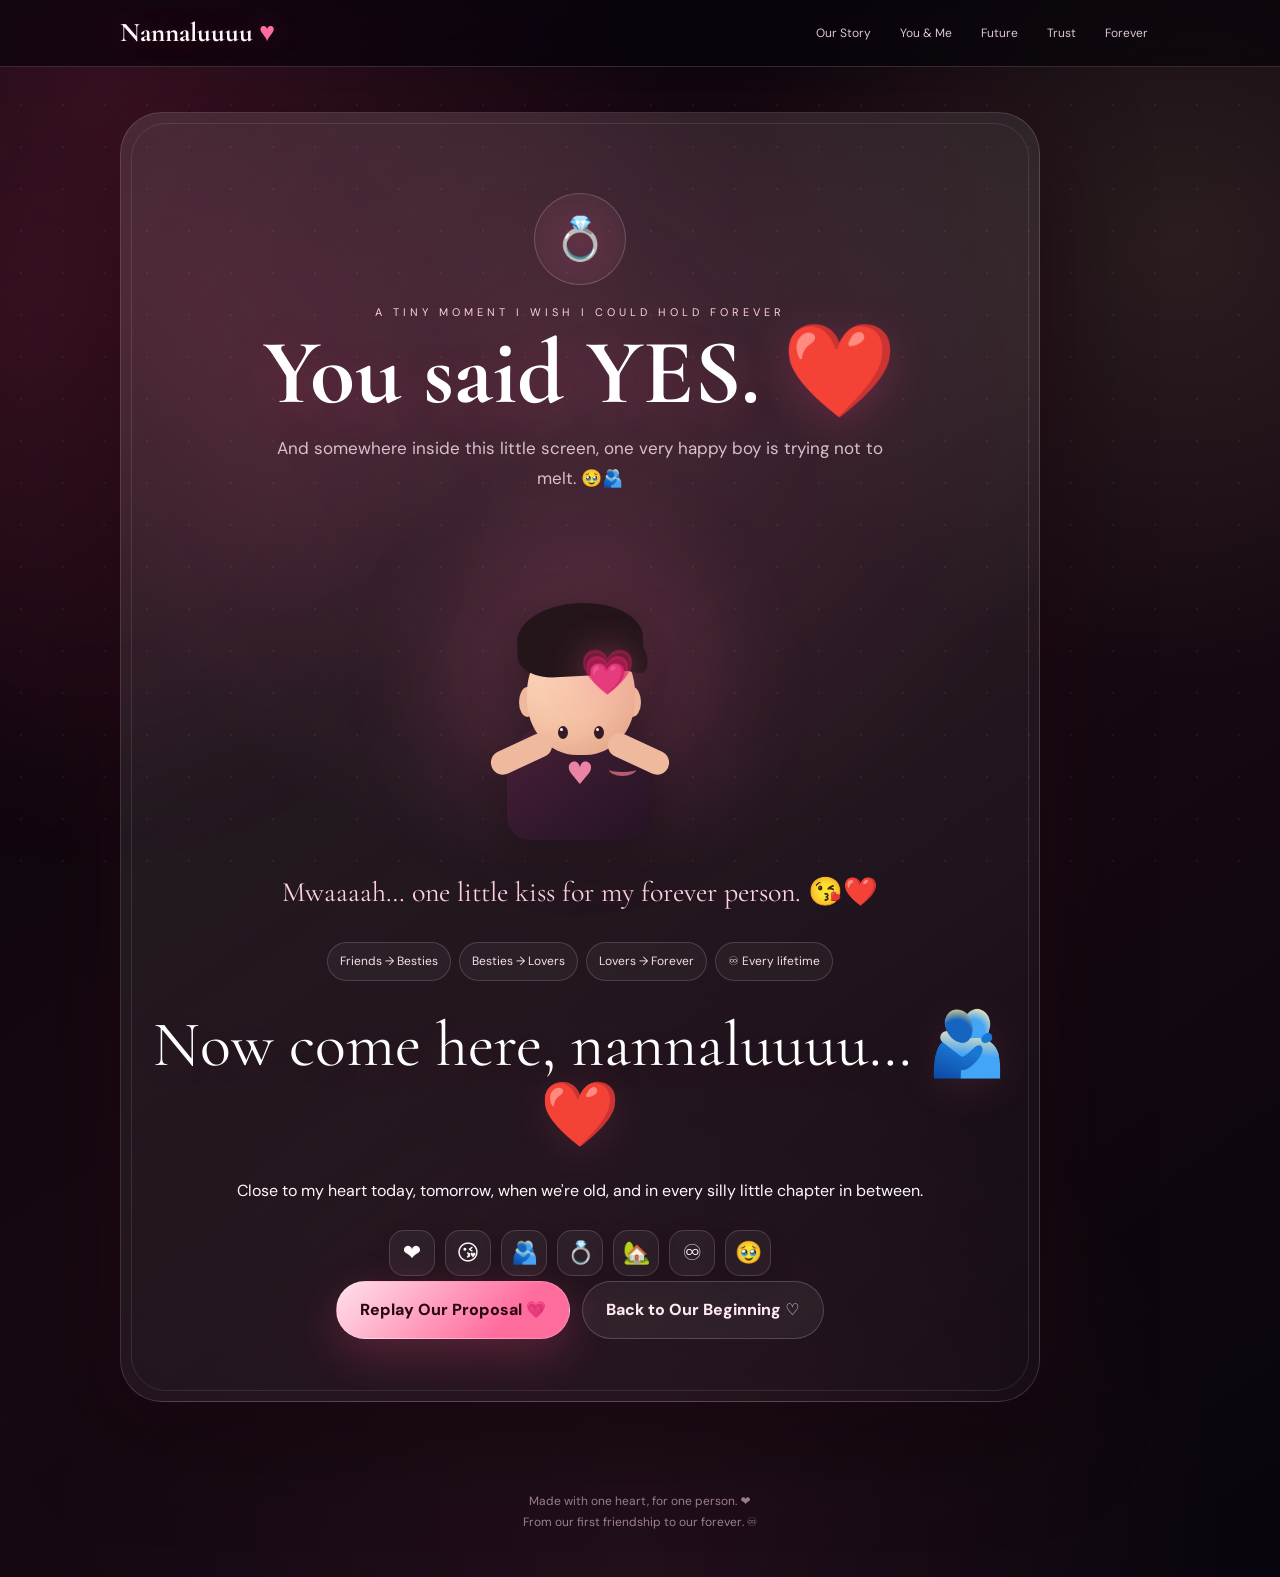
<file: yes.html>
<!DOCTYPE html><html lang="en"><head><meta charset="UTF-8"><meta name="viewport" content="width=device-width,initial-scale=1,viewport-fit=cover"><meta name="theme-color" content="#09050a"><title>She Said Yes ❤️ | Our Forever</title><style id="site-style">
@import url('https://fonts.googleapis.com/css2?family=Cormorant+Garamond:wght@500;600;700&family=DM+Sans:wght@400;500;600;700&display=swap');
:root{--bg:#07040a;--surface:rgba(255,255,255,.065);--surface2:rgba(255,255,255,.095);--pink:#ff6d9f;--pink2:#ffd0df;--gold:#f7d79c;--white:#fff9fc;--muted:#d8c1cc;--line:rgba(255,205,225,.18);--shadow:0 28px 90px rgba(0,0,0,.48);--r:30px;--ease:cubic-bezier(.22,.8,.2,1)}
*{box-sizing:border-box}html{scroll-behavior:smooth}body{margin:0;min-height:100vh;color:var(--white);font-family:"DM Sans",system-ui,sans-serif;line-height:1.75;overflow-x:hidden;background:radial-gradient(circle at 8% 5%,rgba(255,75,135,.18),transparent 30%),radial-gradient(circle at 92% 15%,rgba(247,215,156,.10),transparent 25%),radial-gradient(circle at 50% 100%,rgba(255,109,159,.08),transparent 35%),linear-gradient(145deg,#07040a,#170913 55%,#09050c);}
body:before{content:"";position:fixed;inset:0;pointer-events:none;z-index:-2;opacity:.055;background-image:radial-gradient(#fff 1px,transparent 1px);background-size:42px 42px}
body:after{content:"";position:fixed;width:45vw;height:45vw;max-width:560px;max-height:560px;left:-15vw;top:20vh;border-radius:50%;background:rgba(255,70,130,.08);filter:blur(70px);pointer-events:none;z-index:-1;animation:aurora 12s ease-in-out infinite alternate}
a{color:inherit}button,a{touch-action:manipulation}.container{width:min(1040px,calc(100% - 28px));margin:auto}
.topbar{position:sticky;top:0;z-index:500;background:rgba(7,4,10,.70);backdrop-filter:blur(20px) saturate(150%);border-bottom:1px solid var(--line)}
.nav{min-height:66px;display:flex;align-items:center;justify-content:space-between;gap:12px}.brand{font-family:"Cormorant Garamond",serif;font-size:27px;font-weight:700;text-decoration:none;white-space:nowrap;text-shadow:0 0 30px rgba(255,109,159,.3)}.brand span{color:var(--pink);animation:heartbeat 1.7s ease-in-out infinite;display:inline-block}
.menu{display:flex;gap:5px;overflow-x:auto;scrollbar-width:none}.menu::-webkit-scrollbar{display:none}.menu a{position:relative;text-decoration:none;color:#dcc8d1;padding:9px 12px;border-radius:999px;font-size:12px;transition:.25s var(--ease)}.menu a:hover,.menu a.active{color:#fff;background:rgba(255,109,159,.13);box-shadow:inset 0 0 0 1px rgba(255,190,210,.12),0 5px 25px rgba(255,75,135,.10)}.menu a.active:after{content:"";position:absolute;left:35%;right:35%;bottom:4px;height:2px;border-radius:9px;background:linear-gradient(90deg,var(--pink),var(--gold))}
.hero{min-height:calc(100svh - 66px);display:grid;place-items:center;text-align:center;padding:60px 0;position:relative}.hero-card{position:relative;overflow:hidden;padding:clamp(42px,7vw,72px) clamp(22px,5vw,54px);border:1px solid var(--line);border-radius:40px;background:linear-gradient(145deg,rgba(255,255,255,.105),rgba(255,255,255,.025));box-shadow:var(--shadow),0 0 100px rgba(255,80,140,.07);isolation:isolate}.hero-card:before{content:"";position:absolute;inset:-2px;background:conic-gradient(from 180deg,transparent,rgba(255,109,159,.18),transparent 28%,rgba(247,215,156,.12),transparent 55%);filter:blur(18px);z-index:-1;animation:spin 12s linear infinite}.hero-card:after{content:"";position:absolute;width:300px;height:300px;border-radius:50%;background:rgba(255,109,159,.14);filter:blur(50px);left:50%;top:28%;transform:translate(-50%,-50%);z-index:-1}
.eyebrow{text-transform:uppercase;letter-spacing:4px;color:var(--pink2);font-size:11px;position:relative;z-index:1}.hero h1,h1,h2,h3{font-family:"Cormorant Garamond",serif;line-height:1.1}.hero h1{font-size:clamp(58px,13vw,112px);margin:14px 0;text-shadow:0 12px 50px rgba(255,80,140,.15)}h1{font-size:clamp(48px,9vw,82px);margin:12px 0}h2{font-size:clamp(35px,7vw,60px);margin:0 0 12px}h3{font-size:30px;color:var(--pink2)}.hero p{max-width:650px;margin:0 auto 28px;color:var(--muted);font-size:17px}
.btn{position:relative;display:inline-flex;align-items:center;justify-content:center;gap:9px;border:1px solid rgba(255,255,255,.18);background:linear-gradient(135deg,#ffe2eb,#ff6d9f 72%);color:#2a0718;font-weight:800;padding:14px 23px;border-radius:999px;text-decoration:none;box-shadow:0 15px 45px rgba(255,75,135,.24);transition:transform .25s var(--ease),box-shadow .25s var(--ease);overflow:hidden;cursor:pointer}.btn:before{content:"";position:absolute;inset:0;transform:translateX(-110%);background:linear-gradient(90deg,transparent,rgba(255,255,255,.55),transparent);transition:.55s}.btn:hover{transform:translateY(-4px) scale(1.015);box-shadow:0 20px 60px rgba(255,75,135,.38)}.btn:hover:before{transform:translateX(110%)}.btn.ghost{background:rgba(255,255,255,.055);color:#ffe9f1;box-shadow:none}.btn.ghost:hover{background:rgba(255,109,159,.10)}
.floating{position:absolute;inset:0;overflow:hidden;pointer-events:none}.floating span{position:absolute;bottom:-50px;font-size:22px;opacity:.55;filter:drop-shadow(0 0 10px rgba(255,109,159,.35));animation:float 9s linear infinite}.floating span:nth-child(1){left:8%}.floating span:nth-child(2){left:27%;animation-delay:1.8s}.floating span:nth-child(3){left:52%;animation-delay:3.5s}.floating span:nth-child(4){left:76%;animation-delay:5s}.floating span:nth-child(5){left:91%;animation-delay:2.4s}
.section{padding:80px 0}.section-head{text-align:center;margin-bottom:38px}.section-head p,.page-hero p{color:var(--muted);max-width:700px;margin:12px auto}.card{position:relative;border:1px solid var(--line);background:linear-gradient(145deg,rgba(255,255,255,.075),rgba(255,255,255,.025));border-radius:var(--r);box-shadow:var(--shadow);padding:29px;overflow:hidden}.card:before{content:"";position:absolute;inset:0;background:linear-gradient(120deg,rgba(255,255,255,.05),transparent 35%);pointer-events:none}.story-card{margin-bottom:18px}.story-card p{font-size:17px;color:#f8eaf0}.quote{padding:21px;border-left:3px solid var(--pink);background:linear-gradient(90deg,rgba(255,109,159,.09),rgba(255,109,159,.02));border-radius:0 20px 20px 0;margin:23px 0;color:#ffe8f0;font-family:"Cormorant Garamond",serif;font-size:24px;box-shadow:inset 0 0 35px rgba(255,109,159,.035)}
.grid{display:grid;grid-template-columns:repeat(2,1fr);gap:17px}.grid3{grid-template-columns:repeat(3,1fr)}.feature{text-align:center;padding:27px;border:1px solid var(--line);border-radius:26px;background:linear-gradient(145deg,rgba(255,255,255,.075),rgba(255,255,255,.025));transition:.3s var(--ease);text-decoration:none;position:relative;overflow:hidden}.feature:before{content:"";position:absolute;width:130px;height:130px;right:-60px;top:-60px;background:rgba(255,109,159,.10);border-radius:50%;filter:blur(20px);transition:.4s}.feature:hover{transform:translateY(-8px);border-color:rgba(255,180,204,.38);box-shadow:0 18px 55px rgba(0,0,0,.28),0 0 35px rgba(255,75,135,.08)}.feature:hover:before{transform:scale(1.5)}.feature .big-icon{font-size:39px;margin-bottom:11px;display:inline-block;filter:drop-shadow(0 8px 16px rgba(255,109,159,.22));animation:iconFloat 3.5s ease-in-out infinite}.feature:nth-child(2) .big-icon{animation-delay:.4s}.feature:nth-child(3) .big-icon{animation-delay:.8s}.feature:nth-child(4) .big-icon{animation-delay:1.2s}.feature:nth-child(5) .big-icon{animation-delay:1.6s}.feature:nth-child(6) .big-icon{animation-delay:2s}.feature h3{margin:5px 0 7px;font-size:26px}.feature p{margin:0;color:var(--muted);font-size:14px}
.timeline{position:relative;max-width:790px;margin:auto}.timeline:before{content:"";position:absolute;left:20px;top:0;bottom:0;width:2px;background:linear-gradient(var(--pink),rgba(255,109,159,.04));box-shadow:0 0 12px rgba(255,109,159,.35)}.timeline-item{position:relative;padding:0 0 26px 60px}.timeline-dot{position:absolute;left:7px;top:3px;width:28px;height:28px;border-radius:50%;display:grid;place-items:center;background:#21101c;border:1px solid var(--pink);font-size:13px;box-shadow:0 0 22px rgba(255,109,159,.25);animation:heartbeat 2.2s ease-in-out infinite}.timeline-item .card{padding:22px}.timeline-item h3{margin:0 0 6px;font-size:27px}.timeline-item p{margin:0;color:var(--muted)}
.page-hero{padding:82px 0 42px;text-align:center;position:relative}.page-hero:after{content:"♥";position:absolute;top:25px;left:50%;font-size:22px;color:rgba(255,109,159,.4);animation:heartbeat 2s infinite}
.page-nav{display:flex;justify-content:space-between;gap:12px;margin:38px 0 65px}.page-nav a{min-width:0;flex:1}.final{text-align:center;padding:clamp(35px,6vw,55px) clamp(22px,5vw,40px);background:radial-gradient(circle at 50% 20%,rgba(255,109,159,.17),transparent 50%),linear-gradient(145deg,rgba(255,255,255,.08),rgba(255,255,255,.025))}.question{font-family:"Cormorant Garamond",serif;font-size:clamp(35px,8vw,64px);line-height:1.12;color:#fff;margin:25px 0;text-shadow:0 8px 40px rgba(255,109,159,.12)}.signature{font-family:"Cormorant Garamond",serif;font-size:30px;color:var(--pink2)}.badge{display:inline-block;padding:8px 13px;border:1px solid var(--line);border-radius:999px;color:var(--pink2);font-size:12px;margin:4px;background:rgba(255,255,255,.035)}footer{text-align:center;padding:44px 15px;color:#9f8391;font-size:12px}
.progress{position:fixed;top:0;left:0;width:100%;height:3px;z-index:1000;background:transparent}.progress span{display:block;width:0;height:100%;background:linear-gradient(90deg,var(--pink),var(--gold),var(--pink));box-shadow:0 0 12px rgba(255,109,159,.7)}
.heart-pop{font-size:40px;min-height:50px;filter:drop-shadow(0 0 20px rgba(255,109,159,.4))}.pulse{animation:pulse 1.7s infinite}.reveal{opacity:1;transform:none}.js-ready .reveal{opacity:0;transform:translateY(25px) scale(.985);transition:opacity .8s var(--ease),transform .8s var(--ease)}.js-ready .reveal.show{opacity:1;transform:none}
.page-transition{position:fixed;inset:0;z-index:2000;display:grid;place-items:center;background:radial-gradient(circle,rgba(255,109,159,.18),transparent 35%),#08040a;opacity:0;visibility:hidden;pointer-events:none;transition:opacity .35s ease,visibility .35s ease}.page-transition.show{opacity:1;visibility:visible}.transition-heart{font-size:52px;animation:pulse 1s infinite}.transition-text{margin-top:12px;color:var(--pink2);font-family:"Cormorant Garamond",serif;font-size:25px}.spark{position:fixed;width:4px;height:4px;border-radius:50%;background:#ffd9e6;pointer-events:none;z-index:1200;animation:spark 1.1s ease-out forwards}
@keyframes float{0%{transform:translateY(0) rotate(0);opacity:0}12%{opacity:.55}100%{transform:translateY(-115vh) rotate(35deg);opacity:0}}@keyframes pulse{0%,100%{transform:scale(1)}50%{transform:scale(1.12)}}@keyframes heartbeat{0%,100%{transform:scale(1)}14%{transform:scale(1.14)}28%{transform:scale(1)}}@keyframes aurora{from{transform:translate(0,0) scale(1)}to{transform:translate(20vw,8vh) scale(1.25)}}@keyframes spin{to{transform:rotate(360deg)}}@keyframes iconFloat{0%,100%{transform:translateY(0) rotate(0)}50%{transform:translateY(-5px) rotate(2deg)}}@keyframes spark{from{transform:translate(0,0) scale(1);opacity:1}to{transform:translate(var(--dx),var(--dy)) scale(0);opacity:0}}
@media(max-width:800px){.nav{min-height:60px}.brand{font-size:24px}.menu a{padding:8px 10px}.grid3{grid-template-columns:1fr 1fr}.section{padding:62px 0}.hero-card{border-radius:30px}}
@media(max-width:600px){.container{width:min(100% - 20px,1040px)}.nav{align-items:center}.menu{max-width:57vw}.grid,.grid3{grid-template-columns:1fr}.card{padding:22px}.quote{font-size:21px}.page-nav{flex-direction:column}.page-nav a{width:100%}.page-hero{padding-top:65px}.hero{padding:35px 0}.hero-card{padding:42px 19px}.hero p{font-size:15px}.btn{width:100%;padding:14px 18px}.page-nav .btn{width:100%}}
@media(prefers-reduced-motion:reduce){*,*:before,*:after{animation-duration:.001ms!important;animation-iteration-count:1!important;scroll-behavior:auto!important;transition-duration:.001ms!important}}
/* HEARTVERSE ENHANCEMENT */
.love-symbol-stage{position:relative;width:min(360px,78vw);height:min(360px,78vw);margin:0 auto 28px;display:grid;place-items:center;isolation:isolate}
.love-symbol-stage .orbit{position:absolute;border:1px solid rgba(255,191,211,.24);border-radius:50%;inset:9%;animation:orbitSpin 14s linear infinite}.love-symbol-stage .orbit:nth-child(2){inset:20%;animation-duration:9s;animation-direction:reverse;border-color:rgba(247,215,156,.25)}.love-symbol-stage .orbit:nth-child(3){inset:31%;animation-duration:6s}.love-symbol-stage .orbit i{position:absolute;width:10px;height:10px;border-radius:50%;background:var(--pink);box-shadow:0 0 18px var(--pink);top:-5px;left:50%;transform:translateX(-50%)}
.love-heart-main{font-size:clamp(82px,22vw,145px);filter:drop-shadow(0 20px 35px rgba(255,70,130,.38));animation:heroHeart 2.1s ease-in-out infinite;z-index:3;line-height:1}.love-heart-main:after{content:'∞';position:absolute;inset:0;display:grid;place-items:center;color:rgba(255,255,255,.15);font-family:serif;font-size:clamp(130px,32vw,210px);z-index:-1}
.love-sparkles{position:absolute;inset:0;pointer-events:none}.love-sparkles span{position:absolute;font-size:18px;animation:sparkleFloat 3s ease-in-out infinite}.love-sparkles span:nth-child(1){left:10%;top:23%;animation-delay:.2s}.love-sparkles span:nth-child(2){right:12%;top:29%;animation-delay:1s}.love-sparkles span:nth-child(3){left:18%;bottom:18%;animation-delay:1.6s}.love-sparkles span:nth-child(4){right:18%;bottom:20%;animation-delay:2.1s}
.love-caption{display:flex;justify-content:center;gap:8px;flex-wrap:wrap;margin-top:10px}.love-caption span{padding:7px 12px;border:1px solid rgba(255,190,210,.15);background:rgba(255,255,255,.045);border-radius:999px;font-size:12px;color:#ffe5ee;box-shadow:inset 0 0 20px rgba(255,109,159,.035)}
.art-row{display:grid;grid-template-columns:repeat(2,1fr);gap:18px;margin-top:24px}.love-art{min-height:245px;border:1px solid var(--line);border-radius:30px;position:relative;overflow:hidden;background:radial-gradient(circle at 50% 25%,rgba(255,109,159,.16),transparent 40%),linear-gradient(145deg,rgba(255,255,255,.08),rgba(255,255,255,.02));display:grid;place-items:center;box-shadow:var(--shadow);transition:.45s var(--ease)}.love-art:hover{transform:translateY(-8px) rotate(-.4deg);box-shadow:0 25px 65px rgba(0,0,0,.34),0 0 45px rgba(255,75,135,.12)}.love-art svg{width:86%;height:210px;overflow:visible}.art-label{position:absolute;bottom:13px;left:50%;transform:translateX(-50%);white-space:nowrap;padding:7px 13px;border-radius:999px;background:rgba(8,4,10,.65);border:1px solid rgba(255,205,225,.16);font-size:11px;color:#ffe9f1;backdrop-filter:blur(8px)}
.icon-cloud{display:flex;justify-content:center;gap:10px;flex-wrap:wrap;margin:25px auto 5px;max-width:720px}.icon-cloud span{width:46px;height:46px;display:grid;place-items:center;border-radius:15px;border:1px solid var(--line);background:rgba(255,255,255,.045);font-size:22px;transition:.28s var(--ease);box-shadow:0 8px 22px rgba(0,0,0,.15)}.icon-cloud span:hover{transform:translateY(-7px) scale(1.1) rotate(5deg);background:rgba(255,109,159,.11);box-shadow:0 15px 35px rgba(255,75,135,.18)}
.yes-hero{min-height:calc(100svh - 66px);display:grid;place-items:center;text-align:center;padding:45px 0;position:relative}.yes-card{width:min(920px,100%);padding:clamp(28px,6vw,62px) 18px;border:1px solid rgba(255,190,210,.18);border-radius:42px;background:radial-gradient(circle at 50% 20%,rgba(255,109,159,.18),transparent 45%),linear-gradient(145deg,rgba(255,255,255,.10),rgba(255,255,255,.025));box-shadow:0 30px 100px rgba(0,0,0,.5),0 0 90px rgba(255,70,130,.09);overflow:hidden;position:relative}.kiss-scene{position:relative;height:330px;width:min(570px,94vw);margin:0 auto 20px;display:grid;place-items:center}.kiss-glow{position:absolute;width:300px;height:300px;border-radius:50%;background:rgba(255,100,155,.12);filter:blur(45px);animation:breatheGlow 3s ease-in-out infinite}
.boy{position:absolute;bottom:8px;width:190px;height:245px;animation:boyBreathe 2.8s ease-in-out infinite;filter:drop-shadow(0 18px 25px rgba(0,0,0,.35))}.boy .hair{position:absolute;top:8px;left:32px;width:126px;height:73px;background:#24151a;border-radius:65% 65% 38% 38%;z-index:4;transform:rotate(-3deg)}.boy .hair:after{content:'';position:absolute;width:50px;height:38px;background:#24151a;right:-7px;bottom:4px;border-radius:0 80% 20% 50%;transform:rotate(18deg)}.boy .head{position:absolute;top:40px;left:42px;width:108px;height:120px;background:linear-gradient(145deg,#ffd9bf,#eeb394);border-radius:48% 48% 46% 46%;z-index:2;box-shadow:inset -10px -12px 22px rgba(164,83,65,.12)}.boy .ear{position:absolute;width:17px;height:30px;background:#efb99e;top:92px;border-radius:50%;z-index:1}.boy .ear.left{left:34px}.boy .ear.right{right:34px}.boy .eye{position:absolute;top:91px;width:10px;height:13px;background:#351a25;border-radius:50%;z-index:5}.boy .eye.left{left:67px}.boy .eye.right{right:67px}.boy .eye:after{content:'';position:absolute;width:3px;height:3px;background:#fff;border-radius:50%;top:2px;left:2px}.boy .nose{position:absolute;top:106px;left:94px;width:9px;height:13px;border-right:2px solid rgba(120,60,60,.35);border-bottom:2px solid rgba(120,60,60,.25);transform:rotate(25deg);z-index:5}.boy .mouth{position:absolute;top:128px;left:82px;width:27px;height:13px;border-bottom:4px solid #b75b70;border-radius:0 0 50% 50%;z-index:6;animation:kissLips 2.4s ease-in-out infinite}.boy .body{position:absolute;bottom:0;left:22px;width:146px;height:120px;background:linear-gradient(145deg,#4a2038,#241323);border-radius:55px 55px 24px 24px}.boy .body:after{content:'♥';position:absolute;left:50%;top:27px;transform:translateX(-50%);font-size:31px;color:#ff8fb2;opacity:.9}.boy .hand{position:absolute;bottom:74px;width:65px;height:24px;background:#efb99e;border-radius:20px;z-index:7}.boy .hand.left{left:4px;transform:rotate(-25deg)}.boy .hand.right{right:4px;transform:rotate(25deg)}
.kiss-heart{position:absolute;z-index:10;bottom:137px;left:50%;font-size:44px;filter:drop-shadow(0 0 18px rgba(255,109,159,.5));animation:kissHeart 2.4s cubic-bezier(.2,.8,.2,1) infinite}.kiss-lips{position:absolute;z-index:12;top:38px;right:10%;font-size:44px;opacity:0;animation:screenKiss 3.2s ease-in-out infinite;filter:drop-shadow(0 0 14px rgba(255,100,150,.55))}.screen-shine{position:absolute;inset:10px;border:1px solid rgba(255,255,255,.10);border-radius:35px;pointer-events:none}.yes-title{font-family:"Cormorant Garamond",serif;font-size:clamp(48px,10vw,92px);line-height:1;color:#fff;margin:5px 0 15px;text-shadow:0 10px 45px rgba(255,75,135,.22)}.yes-sub{color:var(--muted);font-size:17px;max-width:620px;margin:0 auto 24px}.yes-seal{width:92px;height:92px;border-radius:50%;display:grid;place-items:center;margin:18px auto;border:1px solid rgba(255,205,225,.22);background:radial-gradient(circle,rgba(255,109,159,.16),rgba(255,255,255,.03));font-size:42px;animation:sealFloat 3s ease-in-out infinite}.yes-memory{display:flex;justify-content:center;gap:8px;flex-wrap:wrap;margin:18px 0 28px}.yes-memory span{padding:8px 12px;border-radius:999px;border:1px solid var(--line);background:rgba(255,255,255,.04);font-size:12px;color:#f9dfe8}.kiss-note{font-family:"Cormorant Garamond",serif;font-size:28px;color:var(--pink2);margin:10px auto 25px}.yes-actions{display:flex;justify-content:center;gap:12px;flex-wrap:wrap}
@keyframes orbitSpin{to{transform:rotate(360deg)}}@keyframes heroHeart{0%,100%{transform:scale(1) rotate(-2deg)}50%{transform:scale(1.11) rotate(2deg)}}@keyframes sparkleFloat{0%,100%{transform:translateY(0) scale(.8);opacity:.35}50%{transform:translateY(-13px) scale(1.2);opacity:1}}@keyframes breatheGlow{0%,100%{transform:scale(.86);opacity:.5}50%{transform:scale(1.1);opacity:.9}}@keyframes boyBreathe{0%,100%{transform:translateY(0)}50%{transform:translateY(-5px)}}@keyframes kissLips{0%,65%,100%{transform:scale(1)}74%{transform:scale(1.22) translateY(1px)}}@keyframes kissHeart{0%{transform:translate(-50%,20px) scale(.25);opacity:0}25%{opacity:1}70%{transform:translate(-50%,-115px) scale(1.15);opacity:1}100%{transform:translate(-50%,-210px) scale(.65);opacity:0}}@keyframes screenKiss{0%,55%{transform:scale(.3) rotate(-12deg);opacity:0}68%{opacity:1}78%{transform:scale(1.25) rotate(7deg);opacity:.9}88%,100%{transform:scale(1.8) rotate(0);opacity:0}}@keyframes sealFloat{0%,100%{transform:translateY(0)}50%{transform:translateY(-7px)}}
@media(max-width:600px){.art-row{grid-template-columns:1fr}.love-art{min-height:220px}.kiss-scene{height:300px;transform:scale(.92)}.yes-card{border-radius:30px}.kiss-lips{right:3%;font-size:38px}}

</style></head><body><div class="page-transition" aria-hidden="true"><div><div class="transition-heart">❤️</div><div class="transition-text">A little more of us…</div></div></div><div class="progress"><span></span></div>
<header class="topbar"><div class="container nav">
<a class="brand" href="./index.html">Nannaluuuu <span>♥</span></a>
<nav class="menu">
<a href="./story.html">Our Story</a><a href="./you.html">You & Me</a><a href="./future.html">Future</a><a href="./trust.html">Trust</a><a href="./proposal.html">Forever</a>
</nav></div></header>
<main>
<section class="yes-hero"><div class="container"><div class="yes-card reveal">
<div class="screen-shine"></div>
<div class="yes-seal">💍</div>
<div class="eyebrow">A tiny moment I wish I could hold forever</div>
<h1 class="yes-title">You said YES. ❤️</h1>
<p class="yes-sub">And somewhere inside this little screen, one very happy boy is trying not to melt. 🥹🫂</p>
<div class="kiss-scene" aria-label="Cute animated boy sending a kiss to the screen">
  <div class="kiss-glow"></div>
  <div class="boy"><div class="hair"></div><div class="ear left"></div><div class="ear right"></div><div class="head"><div class="eye left"></div><div class="eye right"></div><div class="nose"></div><div class="mouth"></div></div><div class="body"></div><div class="hand left"></div><div class="hand right"></div></div>
  <div class="kiss-heart">💗</div><div class="kiss-lips">💋</div>
</div>
<div class="kiss-note">Mwaaaah… one little kiss for my forever person. 😘❤️</div>
<div class="yes-memory"><span>Friends → Besties</span><span>Besties → Lovers</span><span>Lovers → Forever</span><span>♾️ Every lifetime</span></div>
<div class="question">Now come here, nannaluuuu… 🫂❤️</div>
<p>Close to my heart today, tomorrow, when we're old, and in every silly little chapter in between.</p>
<div class="icon-cloud"><span>❤️</span><span>😘</span><span>🫂</span><span>💍</span><span>🏡</span><span>♾️</span><span>🥹</span></div>
<div class="yes-actions"><a class="btn" href="./proposal.html">Replay Our Proposal 💗</a><a class="btn ghost" href="./index.html">Back to Our Beginning ♡</a></div>
</div></div></section>
</main><footer>Made with one heart, for one person. ❤️<br>From our first friendship to our forever. ♾️</footer><script id="site-script">
(() => {
  const ready = () => {
    document.body.classList.add('js-ready','page-enter');
    const reveals=[...document.querySelectorAll('.reveal')];
    if('IntersectionObserver' in window){
      const io=new IntersectionObserver(entries=>entries.forEach(entry=>{if(entry.isIntersecting){entry.target.classList.add('show');io.unobserve(entry.target)}}),{threshold:.08});
      reveals.forEach((el,i)=>{el.style.transitionDelay=Math.min(i*65,420)+'ms';io.observe(el)});
    }else reveals.forEach(el=>el.classList.add('show'));
    const bar=document.querySelector('.progress span');
    const update=()=>{const max=document.documentElement.scrollHeight-window.innerHeight;if(bar)bar.style.width=(max>0?window.scrollY/max*100:0)+'%'};
    addEventListener('scroll',update,{passive:true});update();
    const current=location.pathname.split('/').pop()||'index.html';
    document.querySelectorAll('.menu a').forEach(a=>{const href=(a.getAttribute('href')||'').split('/').pop().split('?')[0].split('#')[0];if(href===current)a.classList.add('active')});
    const transition=document.querySelector('.page-transition');
    document.querySelectorAll('a[href$=".html"]').forEach(a=>a.addEventListener('click',e=>{const href=a.getAttribute('href');if(!href||href.startsWith('#')||a.target==='_blank')return;e.preventDefault();if(transition)transition.classList.add('show');setTimeout(()=>location.href=href,330)}));
    document.querySelectorAll('.btn').forEach(btn=>btn.addEventListener('click',()=>sparkleBurst(btn)));
    document.querySelectorAll('.icon-cloud span,.love-art').forEach(el=>el.addEventListener('pointermove',e=>{const r=el.getBoundingClientRect();el.style.setProperty('--mx',((e.clientX-r.left)/r.width*100)+'%');el.style.setProperty('--my',((e.clientY-r.top)/r.height*100)+'%')}));
  };
  function sparkleBurst(origin){const r=origin.getBoundingClientRect();for(let i=0;i<10;i++){const s=document.createElement('i');s.className='spark';s.style.left=(r.left+r.width/2)+'px';s.style.top=(r.top+r.height/2)+'px';s.style.setProperty('--dx',((Math.random()-.5)*170)+'px');s.style.setProperty('--dy',((Math.random()-.5)*120)+'px');document.body.appendChild(s);setTimeout(()=>s.remove(),1150)}}
  window.heartBurst=(count=50)=>{const icons=['❤️','💗','💖','💘','💞','✨','💍','🥹','🌹','🫶🏻'];for(let i=0;i<count;i++){const s=document.createElement('span');s.textContent=icons[Math.floor(Math.random()*icons.length)];s.style.position='fixed';s.style.left=(50+(Math.random()*60-30))+'vw';s.style.top=(52+(Math.random()*16-8))+'vh';s.style.zIndex='9999';s.style.pointerEvents='none';s.style.fontSize=(18+Math.random()*24)+'px';document.body.appendChild(s);const dx=Math.random()*440-220,dy=-(120+Math.random()*460),rot=Math.random()*540-270;s.animate([{transform:'translate(0,0) scale(.35) rotate(0deg)',opacity:0},{transform:`translate(${dx}px,${dy}px) scale(1.25) rotate(${rot}deg)`,opacity:1},{transform:`translate(${dx*1.15}px,${dy*1.18}px) scale(.35) rotate(${rot*1.5}deg)`,opacity:0}],{duration:1500+Math.random()*900,easing:'cubic-bezier(.2,.8,.2,1)'}).onfinish=()=>s.remove()}};
  if(document.readyState==='loading')document.addEventListener('DOMContentLoaded',ready);else ready();
})();

</script></body></html>
</file>
